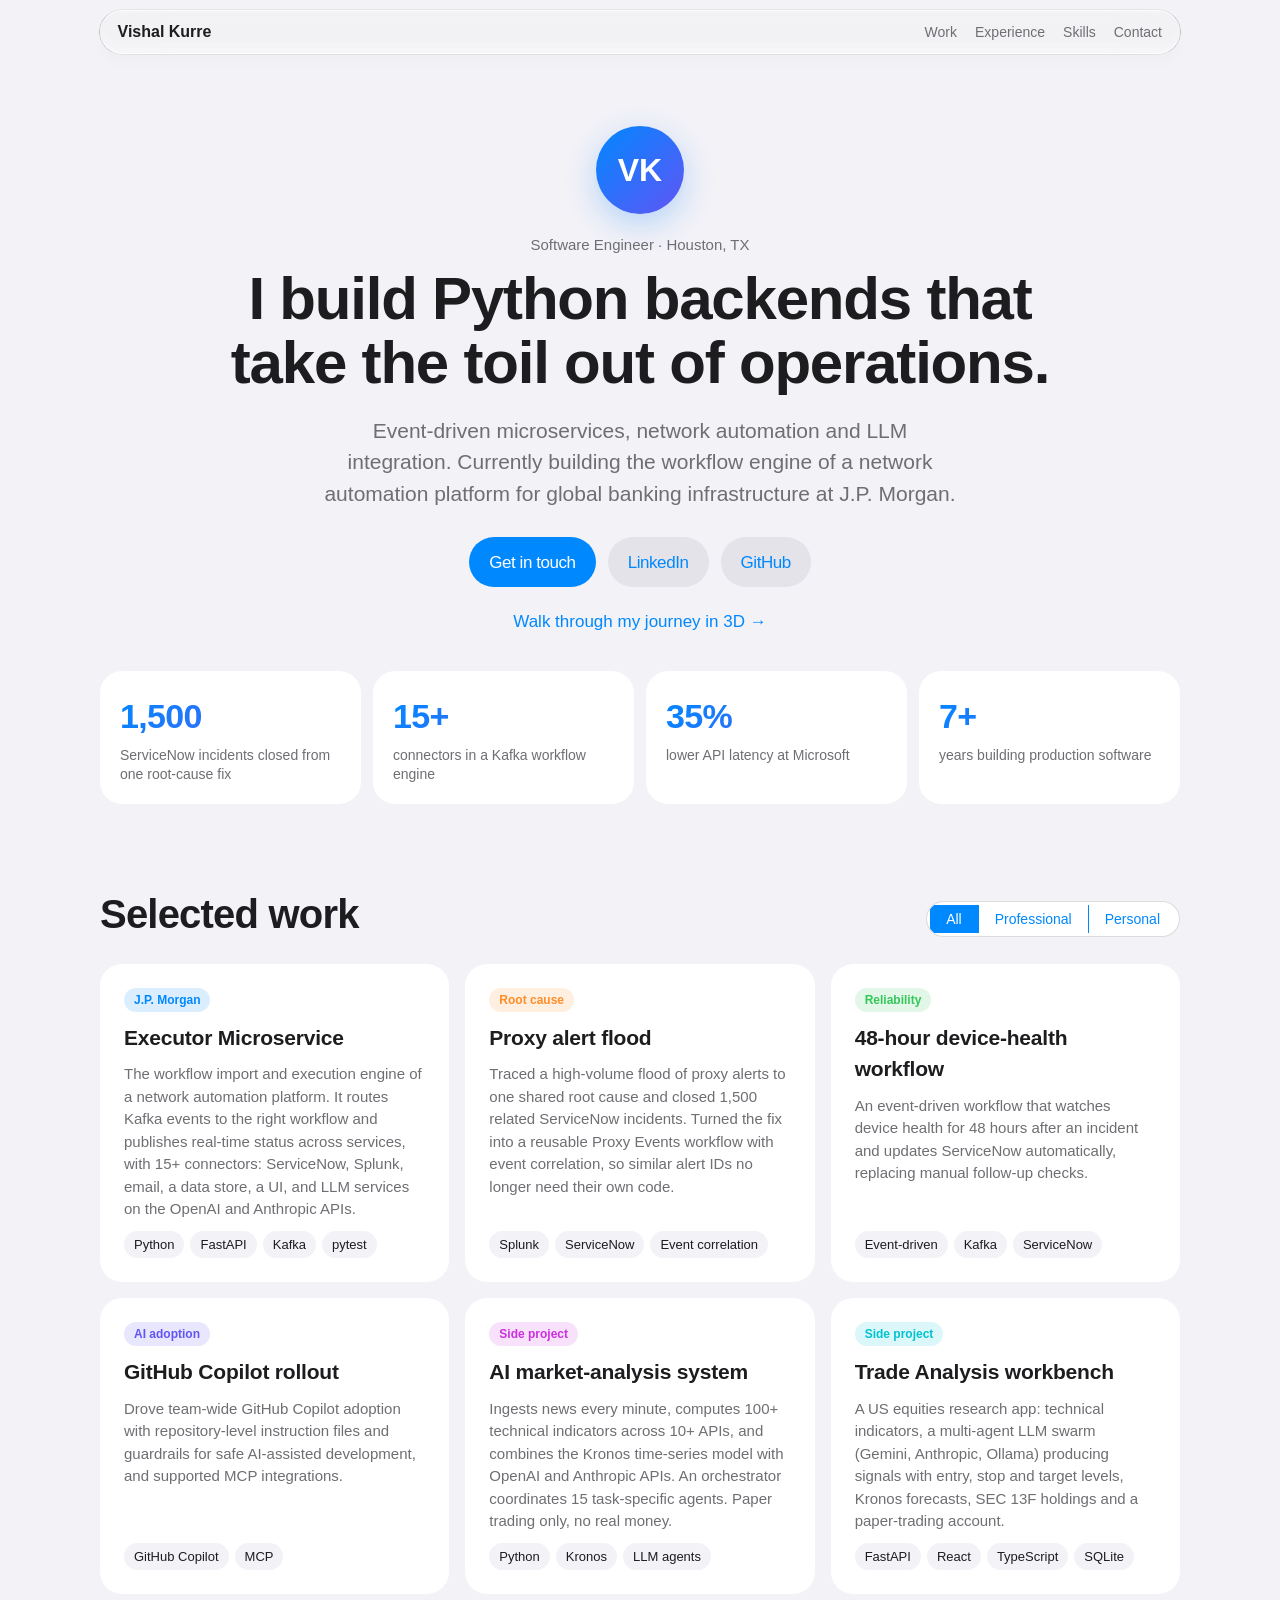
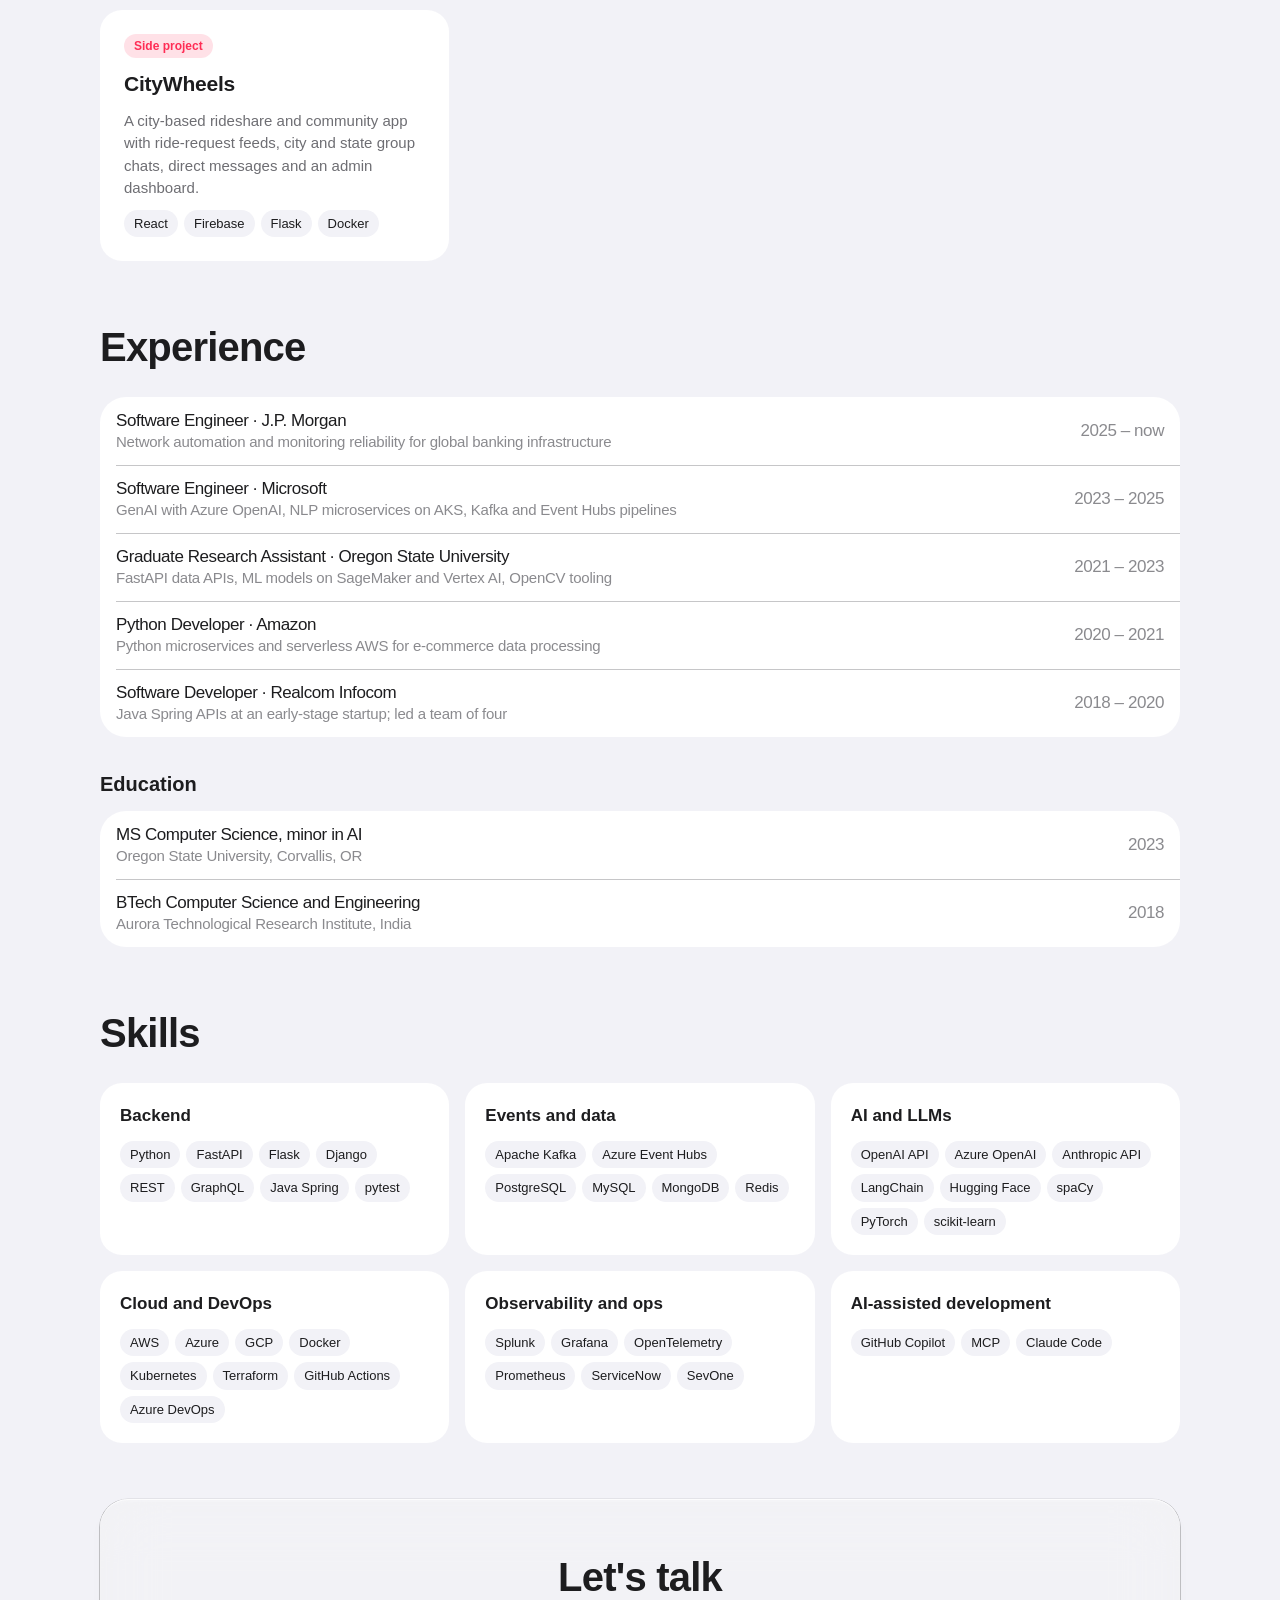
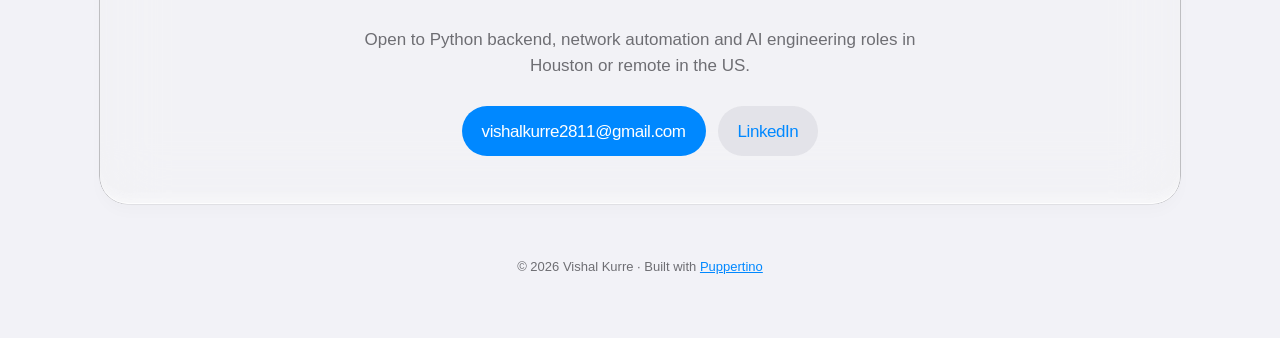
<file: index.html>
<!doctype html>
<html lang="en">
<head>
  <meta charset="utf-8">
  <meta name="viewport" content="width=device-width, initial-scale=1">
  <title>Vishal Kurre · Software Engineer</title>
  <meta name="description" content="Vishal Kurre, Software Engineer in Houston, TX. Python backends, event-driven microservices, network automation and LLM integration.">
  <meta property="og:title" content="Vishal Kurre · Software Engineer">
  <meta property="og:description" content="Python backends, event-driven microservices, network automation and LLM integration.">
  <meta property="og:type" content="website">
  <meta name="theme-color" content="#f2f2f7" media="(prefers-color-scheme: light)">
  <meta name="theme-color" content="#000000" media="(prefers-color-scheme: dark)">
  <link rel="icon" href="data:image/svg+xml,<svg xmlns='http://www.w3.org/2000/svg' viewBox='0 0 64 64'><rect width='64' height='64' rx='14' fill='%23007AFF'/><text x='32' y='42' font-family='-apple-system,Helvetica,Arial' font-size='28' font-weight='700' fill='white' text-anchor='middle'>VK</text></svg>">
  <link rel="stylesheet" href="assets/puppertino.css">
  <link rel="stylesheet" href="assets/styles.css">
</head>
<body class="p-auto-dark-mode">

  <header class="nav p-glass-sm">
    <div class="nav-inner">
      <a class="nav-brand" href="#top">Vishal Kurre</a>
      <nav class="nav-links" aria-label="Sections">
        <a href="#work">Work</a>
        <a href="#experience">Experience</a>
        <a href="#skills">Skills</a>
        <a href="#contact">Contact</a>
      </nav>
    </div>
  </header>

  <main id="top">

    <!-- Hero -->
    <section class="hero p-container">
      <div class="avatar" aria-hidden="true">VK</div>
      <p class="eyebrow">Software Engineer · Houston, TX</p>
      <h1 class="hero-title">I build Python backends that take the toil out of operations.</h1>
      <p class="hero-sub">
        Event-driven microservices, network automation and LLM integration.
        Currently building the workflow engine of a network automation platform
        for global banking infrastructure at J.P. Morgan.
      </p>
      <div class="hero-actions">
        <a class="p-button p-button-primary p-button-touch-large" href="mailto:vishalkurre2811@gmail.com">Get in touch</a>
        <a class="p-button p-button-secondary p-button-touch-large" href="https://www.linkedin.com/in/vishal-pradh/" target="_blank" rel="noopener">LinkedIn</a>
        <a class="p-button p-button-tinted p-button-touch-large" href="https://github.com/VishalKurre2811" target="_blank" rel="noopener">GitHub</a>
      </div>
      <a class="journey-link" href="journey/">Walk through my journey in 3D →</a>
    </section>

    <!-- Impact numbers -->
    <section class="stats p-container" aria-label="Highlights">
      <div class="stat"><span class="stat-num">1,500</span><span class="stat-label">ServiceNow incidents closed from one root-cause fix</span></div>
      <div class="stat"><span class="stat-num">15+</span><span class="stat-label">connectors in a Kafka workflow engine</span></div>
      <div class="stat"><span class="stat-num">35%</span><span class="stat-label">lower API latency at Microsoft</span></div>
      <div class="stat"><span class="stat-num">7+</span><span class="stat-label">years building production software</span></div>
    </section>

    <!-- Selected work -->
    <section id="work" class="section p-container">
      <div class="section-head">
        <h2 class="section-title">Selected work</h2>
        <div class="p-segmented-controls p-segmented-radius p-segmented-internal-radius filter" role="tablist" aria-label="Filter projects">
          <button class="active" role="tab" aria-selected="true" data-filter="all">All</button>
          <button role="tab" aria-selected="false" data-filter="work">Professional</button>
          <button role="tab" aria-selected="false" data-filter="personal">Personal</button>
        </div>
      </div>

      <div class="grid">
        <article class="card" data-kind="work">
          <span class="tag tag-blue">J.P. Morgan</span>
          <h3>Executor Microservice</h3>
          <p>The workflow import and execution engine of a network automation platform. It routes Kafka events to the right workflow and publishes real-time status across services, with 15+ connectors: ServiceNow, Splunk, email, a data store, a UI, and LLM services on the OpenAI and Anthropic APIs.</p>
          <ul class="chips"><li>Python</li><li>FastAPI</li><li>Kafka</li><li>pytest</li></ul>
        </article>

        <article class="card" data-kind="work">
          <span class="tag tag-orange">Root cause</span>
          <h3>Proxy alert flood</h3>
          <p>Traced a high-volume flood of proxy alerts to one shared root cause and closed 1,500 related ServiceNow incidents. Turned the fix into a reusable Proxy Events workflow with event correlation, so similar alert IDs no longer need their own code.</p>
          <ul class="chips"><li>Splunk</li><li>ServiceNow</li><li>Event correlation</li></ul>
        </article>

        <article class="card" data-kind="work">
          <span class="tag tag-green">Reliability</span>
          <h3>48-hour device-health workflow</h3>
          <p>An event-driven workflow that watches device health for 48 hours after an incident and updates ServiceNow automatically, replacing manual follow-up checks.</p>
          <ul class="chips"><li>Event-driven</li><li>Kafka</li><li>ServiceNow</li></ul>
        </article>

        <article class="card" data-kind="work">
          <span class="tag tag-indigo">AI adoption</span>
          <h3>GitHub Copilot rollout</h3>
          <p>Drove team-wide GitHub Copilot adoption with repository-level instruction files and guardrails for safe AI-assisted development, and supported MCP integrations.</p>
          <ul class="chips"><li>GitHub Copilot</li><li>MCP</li></ul>
        </article>

        <article class="card" data-kind="personal">
          <span class="tag tag-purple">Side project</span>
          <h3>AI market-analysis system</h3>
          <p>Ingests news every minute, computes 100+ technical indicators across 10+ APIs, and combines the Kronos time-series model with OpenAI and Anthropic APIs. An orchestrator coordinates 15 task-specific agents. Paper trading only, no real money.</p>
          <ul class="chips"><li>Python</li><li>Kronos</li><li>LLM agents</li></ul>
        </article>

        <article class="card" data-kind="personal">
          <span class="tag tag-teal">Side project</span>
          <h3>Trade Analysis workbench</h3>
          <p>A US equities research app: technical indicators, a multi-agent LLM swarm (Gemini, Anthropic, Ollama) producing signals with entry, stop and target levels, Kronos forecasts, SEC 13F holdings and a paper-trading account.</p>
          <ul class="chips"><li>FastAPI</li><li>React</li><li>TypeScript</li><li>SQLite</li></ul>
        </article>

        <article class="card" data-kind="personal">
          <span class="tag tag-pink">Side project</span>
          <h3>CityWheels</h3>
          <p>A city-based rideshare and community app with ride-request feeds, city and state group chats, direct messages and an admin dashboard.</p>
          <ul class="chips"><li>React</li><li>Firebase</li><li>Flask</li><li>Docker</li></ul>
        </article>
      </div>
    </section>

    <!-- Experience -->
    <section id="experience" class="section p-container">
      <h2 class="section-title">Experience</h2>
      <ul class="p-list p-list-touch p-list-inset exp">
        <li class="p-list-row">
          <div class="p-list-label">
            <span class="p-list-title">Software Engineer · J.P. Morgan</span>
            <span class="p-list-subtitle">Network automation and monitoring reliability for global banking infrastructure</span>
          </div>
          <span class="p-list-detail">2025 – now</span>
        </li>
        <li class="p-list-row">
          <div class="p-list-label">
            <span class="p-list-title">Software Engineer · Microsoft</span>
            <span class="p-list-subtitle">GenAI with Azure OpenAI, NLP microservices on AKS, Kafka and Event Hubs pipelines</span>
          </div>
          <span class="p-list-detail">2023 – 2025</span>
        </li>
        <li class="p-list-row">
          <div class="p-list-label">
            <span class="p-list-title">Graduate Research Assistant · Oregon State University</span>
            <span class="p-list-subtitle">FastAPI data APIs, ML models on SageMaker and Vertex AI, OpenCV tooling</span>
          </div>
          <span class="p-list-detail">2021 – 2023</span>
        </li>
        <li class="p-list-row">
          <div class="p-list-label">
            <span class="p-list-title">Python Developer · Amazon</span>
            <span class="p-list-subtitle">Python microservices and serverless AWS for e-commerce data processing</span>
          </div>
          <span class="p-list-detail">2020 – 2021</span>
        </li>
        <li class="p-list-row">
          <div class="p-list-label">
            <span class="p-list-title">Software Developer · Realcom Infocom</span>
            <span class="p-list-subtitle">Java Spring APIs at an early-stage startup; led a team of four</span>
          </div>
          <span class="p-list-detail">2018 – 2020</span>
        </li>
      </ul>

      <h3 class="sub-title">Education</h3>
      <ul class="p-list p-list-touch p-list-inset exp">
        <li class="p-list-row">
          <div class="p-list-label">
            <span class="p-list-title">MS Computer Science, minor in AI</span>
            <span class="p-list-subtitle">Oregon State University, Corvallis, OR</span>
          </div>
          <span class="p-list-detail">2023</span>
        </li>
        <li class="p-list-row">
          <div class="p-list-label">
            <span class="p-list-title">BTech Computer Science and Engineering</span>
            <span class="p-list-subtitle">Aurora Technological Research Institute, India</span>
          </div>
          <span class="p-list-detail">2018</span>
        </li>
      </ul>
    </section>

    <!-- Skills -->
    <section id="skills" class="section p-container">
      <h2 class="section-title">Skills</h2>
      <div class="skills">
        <div class="skill-group">
          <h3>Backend</h3>
          <ul class="chips"><li>Python</li><li>FastAPI</li><li>Flask</li><li>Django</li><li>REST</li><li>GraphQL</li><li>Java Spring</li><li>pytest</li></ul>
        </div>
        <div class="skill-group">
          <h3>Events and data</h3>
          <ul class="chips"><li>Apache Kafka</li><li>Azure Event Hubs</li><li>PostgreSQL</li><li>MySQL</li><li>MongoDB</li><li>Redis</li></ul>
        </div>
        <div class="skill-group">
          <h3>AI and LLMs</h3>
          <ul class="chips"><li>OpenAI API</li><li>Azure OpenAI</li><li>Anthropic API</li><li>LangChain</li><li>Hugging Face</li><li>spaCy</li><li>PyTorch</li><li>scikit-learn</li></ul>
        </div>
        <div class="skill-group">
          <h3>Cloud and DevOps</h3>
          <ul class="chips"><li>AWS</li><li>Azure</li><li>GCP</li><li>Docker</li><li>Kubernetes</li><li>Terraform</li><li>GitHub Actions</li><li>Azure DevOps</li></ul>
        </div>
        <div class="skill-group">
          <h3>Observability and ops</h3>
          <ul class="chips"><li>Splunk</li><li>Grafana</li><li>OpenTelemetry</li><li>Prometheus</li><li>ServiceNow</li><li>SevOne</li></ul>
        </div>
        <div class="skill-group">
          <h3>AI-assisted development</h3>
          <ul class="chips"><li>GitHub Copilot</li><li>MCP</li><li>Claude Code</li></ul>
        </div>
      </div>
    </section>

    <!-- Contact -->
    <section id="contact" class="section p-container">
      <div class="contact p-glass-sm">
        <h2 class="section-title">Let's talk</h2>
        <p>Open to Python backend, network automation and AI engineering roles in Houston or remote in the US.</p>
        <div class="hero-actions">
          <a class="p-button p-button-primary p-button-touch-large" href="mailto:vishalkurre2811@gmail.com">vishalkurre2811@gmail.com</a>
          <a class="p-button p-button-secondary p-button-touch-large" href="https://www.linkedin.com/in/vishal-pradh/" target="_blank" rel="noopener">LinkedIn</a>
        </div>
      </div>
    </section>
  </main>

  <footer class="footer p-container">
    <p>© 2026 Vishal Kurre · Built with <a href="https://github.com/codedgar/Puppertino" target="_blank" rel="noopener">Puppertino</a></p>
  </footer>

  <script>
    // Project filter for the segmented control
    document.querySelectorAll('.filter button').forEach(function (btn) {
      btn.addEventListener('click', function () {
        document.querySelectorAll('.filter button').forEach(function (b) {
          b.classList.toggle('active', b === btn);
          b.setAttribute('aria-selected', b === btn);
        });
        var f = btn.dataset.filter;
        document.querySelectorAll('.grid .card').forEach(function (c) {
          c.hidden = f !== 'all' && c.dataset.kind !== f;
        });
      });
    });
  </script>
</body>
</html>
</file>
<file: assets/puppertino.css>
/* Puppertino v2.0.0 by codedgar (MIT License, see LICENSE). Subset bundled for this site. */
:root{
--p-strawberry: #c6262e;
--p-strawberry-100: #ff8c82;
--p-strawberry-300: #ed5353;
--p-strawberry-500: #c6262e;
--p-strawberry-700: #a10705;
--p-strawberry-900: #7a0000;

--p-orange: #f37329;
--p-orange-100: #ffc27d;
--p-orange-300: #ffa154;
--p-orange-500: #f37329;
--p-orange-700: #cc3b02;
--p-orange-900: #a62100;


--p-banana: #f9c440;
--p-banana-100: #fff394;
--p-banana-300: #ffe16b;
--p-banana-500: #f9c440;
--p-banana-700: #d48e15;
--p-banana-900: #ad5f00;

--p-lime: #68b723;
--p-lime-100: #d1ff82;
--p-lime-300: #9bdb4d;
--p-lime-500: #68b723;
--p-lime-700: #3a9104;
--p-lime-900: #206b00;

--p-mint: #28bca3;
--p-mint-100: #89ffdd;
--p-mint-300: #43d6b5;
--p-mint-500: #28bca3;
--p-mint-700: #0e9a83;
--p-mint-900: #007367;


--p-blueberry: #3689e6;
--p-blueberry-100: #8cd5ff;
--p-blueberry-300: #64baff;
--p-blueberry-500: #3689e6;
--p-blueberry-700: #0d52bf;
--p-blueberry-900: #002e99;

--p-grape: #a56de2;
--p-grape-100: #e4c6fa;
--p-grape-300: #cd9ef7;
--p-grape-500: #a56de2;
--p-grape-700: #7239b3;
--p-grape-900: #452981;

--p-bubblegum: #de3e80;
--p-bubblegum-100: #fe9ab8;
--p-bubblegum-300: #f4679d;
--p-bubblegum-500: #de3e80;
--p-bubblegum-700: #bc245d;
--p-bubblegum-900: #910e38;


--p-cocoa: #715344;
--p-cocoa-100: #a3907c;
--p-cocoa-300: #8a715e;
--p-cocoa-500: #715344;
--p-cocoa-700: #57392d;
--p-cocoa-900: #3d211b;

--p-silver: #abacae;
--p-silver-100: #fafafa;
--p-silver-300: #d4d4d4;
--p-silver-500: #abacae;
--p-silver-700: #7e8087;
--p-silver-900: #555761;

--p-slate: #485a6c;
--p-slate-100: #95a3ab;
--p-slate-300: #667885;
--p-slate-500: #485a6c;
--p-slate-700: #273445;
--p-slate-900: #0e141f;


--p-dark: #333;
--p-dark-100: #666;
--p-dark-300: #4d4d4d;
--p-dark-500: #333;
--p-dark-700: #1a1a1a;
--p-dark-900: #000;


--p-apple-red: rgb(255, 59 , 48);
--p-apple-red-dark: rgb(255, 69 , 58);
--p-apple-orange: rgb(255,149,0);
--p-apple-orange-dark: rgb(255,159,10);
--p-apple-yellow: rgb(255,204,0);
--p-apple-yellow-dark: rgb(255,214,10);
--p-apple-green: rgb(40,205,65);
--p-apple-green-dark: rgb(40,215,75);
--p-apple-mint: rgb(0,199,190);
--p-apple-mint-dark: rgb(102,212,207);
--p-apple-teal: rgb(89, 173, 196);
--p-apple-teal-dark: rgb(106, 196, 220);
--p-apple-cyan: rgb(85,190,240);
--p-apple-cyan-dark: rgb(90,200,245);
--p-apple-blue: rgb(0, 122, 255);
--p-apple-blue-dark: rgb(10, 132, 255);
--p-apple-indigo: rgb(88, 86, 214);
--p-apple-indigo-dark: rgb(94, 92, 230);
--p-apple-purple: rgb(175, 82, 222);
--p-apple-purple-dark: rgb(191, 90, 242);
--p-apple-pink: rgb(255, 45, 85);
--p-apple-pink-dark: rgb(255, 55, 95);
--p-apple-brown: rgb(162, 132, 94);
--p-apple-brown-dark: rgb(172, 142, 104);
--p-apple-gray: rgb(142, 142, 147);
--p-apple-gray-dark: rgb(152, 152, 157);

}


/*
APPLE OFFICIAL COLORS
*/

.p-apple-red{
  background: rgb(255, 59 , 48);
}

.p-apple-red-dark{
  background: rgb(255, 69 , 58);
}

.p-apple-orange{
  background: rgb(255,149,0);
}

.p-apple-orange-dark{
  background: rgb(255,159,10);
}

.p-apple-yellow{
  background: rgb(255,204,0);
}

.p-apple-yellow-dark{
  background: rgb(255,214,10);
}

.p-apple-green{
  background: rgb(40,205,65);
}

.p-apple-green-dark{
  background: rgb(40,215,75);
}

.p-apple-mint{
  background: rgb(0,199,190);
}

.p-apple-mint-dark{
  background: rgb(102,212,207);
}

.p-apple-teal{
  background: rgb(89, 173, 196);
}

.p-apple-teal-dark{
  background: rgb(106, 196, 220);
}

.p-apple-cyan{
  background: rgb(85,190,240);
}

.p-apple-cyan-dark{
  background: rgb(90,200,245);
}

.p-apple-blue{
  background: rgb(0, 122, 255);
}

.p-apple-blue-dark{
  background: rgb(10, 132, 255);
}

.p-apple-indigo{
  background: rgb(88, 86, 214);
}

.p-apple-indigo-dark{
  background: rgb(94, 92, 230);
}

.p-apple-purple{
  background: rgb(175, 82, 222);
}

.p-apple-purple-dark{
  background: rgb(191, 90, 242);
}

.p-apple-pink{
  background: rgb(255, 45, 85);
}

.p-apple-pink-dark{
  background: rgb(255, 55, 95);
}

.p-apple-brown{
  background: rgb(162, 132, 94);
}

.p-apple-brown-dark{
  background: rgb(172, 142, 104);
}

.p-apple-gray{
  background: rgb(142, 142, 147);
}

.p-apple-gray-dark{
  background: rgb(152, 152, 157);
}

.p-apple-red-color{
  color: rgb(255, 59 , 48);
}

.p-apple-red-dark-color{
  color: rgb(255, 69 , 58);
}

.p-apple-orange-color{
  color: rgb(255,149,0);
}

.p-apple-orange-dark-color{
  color: rgb(255,159,10);
}

.p-apple-yellow-color{
  color: rgb(255,204,0);
}

.p-apple-yellow-dark-color{
  color: rgb(255,214,10);
}

.p-apple-green-color{
  color: rgb(40,205,65);
}

.p-apple-green-dark-color{
  color: rgb(40,215,75);
}

.p-apple-mint-color{
  color: rgb(0,199,190);
}

.p-apple-mint-dark-color{
  color: rgb(102,212,207);
}

.p-apple-teal-color{
  color: rgb(89, 173, 196);
}

.p-apple-teal-dark-color{
  color: rgb(106, 196, 220);
}

.p-apple-cyan-color{
  color: rgb(85,190,240);
}

.p-apple-cyan-dark-color{
  color: rgb(90,200,245);
}

.p-apple-blue-color{
  color: rgb(0, 122, 255);
}

.p-apple-blue-dark-color{
  color: rgb(10, 132, 255);
}

.p-apple-indigo-color{
  color: rgb(88, 86, 214);
}

.p-apple-indigo-dark-color{
  color: rgb(94, 92, 230);
}

.p-apple-purple-color{
  color: rgb(175, 82, 222);
}

.p-apple-purple-dark-color{
  color: rgb(191, 90, 242);
}

.p-apple-pink-color{
  color: rgb(255, 45, 85);
}

.p-apple-pink-dark-color{
  color: rgb(255, 55, 95);
}

.p-apple-brown-color{
  color: rgb(162, 132, 94);
}

.p-apple-brown-dark-color{
  color: rgb(172, 142, 104);
}

.p-apple-gray-color{
  color: rgb(142, 142, 147);
}

.p-apple-gray-dark-color{
  color: rgb(152, 152, 157);
}

.p-strawberry {
  background: #c6262e;
}

.p-strawberry-100 {
  background: #ff8c82;
}

.p-strawberry-300 {
  background: #ed5353;
}

.p-strawberry-500 {
  background: #c6262e;
}

.p-strawberry-700 {
  background: #a10705;
}

.p-strawberry-900 {
  background: #7a0000;
}

.p-orange {
  background: #f37329;
}

.p-orange-100 {
  background: #ffc27d;
}

.p-orange-300 {
  background: #ffa154;
}

.p-orange-500 {
  background: #f37329;
}

.p-orange-700 {
  background: #cc3b02;
}

.p-orange-900 {
  background: #a62100;
}

.p-banana {
  background: #f9c440;
}

.p-banana-100 {
  background: #fff394;
}

.p-banana-300 {
  background: #ffe16b;
}

.p-banana-500 {
  background: #f9c440;
}

.p-banana-700 {
  background: #d48e15;
}

.p-banana-900 {
  background: #ad5f00;
}

.p-lime {
  background: #68b723;
}

.p-lime-100 {
  background: #d1ff82;
}

.p-lime-300 {
  background: #9bdb4d;
}

.p-lime-500 {
  background: #68b723;
}

.p-lime-700 {
  background: #3a9104;
}

.p-lime-900 {
  background: #206b00;
}

.p-mint {
  background: #28bca3;
}

.p-mint-100 {
  background: #89ffdd;
}

.p-mint-300 {
  background: #43d6b5;
}

.p-mint-500 {
  background: #28bca3;
}

.p-mint-700 {
  background: #0e9a83;
}

.p-mint-900 {
  background: #007367;
}

.p-blueberry {
  background: #3689e6;
}

.p-blueberry-100 {
  background: #8cd5ff;
}

.p-blueberry-300 {
  background: #64baff;
}

.p-blueberry-500 {
  background: #3689e6;
}

.p-blueberry-700 {
  background: #0d52bf;
}

.p-blueberry-900 {
  background: #002e99;
}

.p-grape {
  background: #a56de2;
}

.p-grape-100 {
  background: #e4c6fa;
}

.p-grape-300 {
  background: #cd9ef7;
}

.p-grape-500 {
  background: #a56de2;
}

.p-grape-700 {
  background: #7239b3;
}

.p-grape-900 {
  background: #452981;
}

.p-bubblegum {
  background: #de3e80;
}

.p-bubblegum-100 {
  background: #fe9ab8;
}

.p-bubblegum-300 {
  background: #f4679d;
}

.p-bubblegum-500 {
  background: #de3e80;
}

.p-bubblegum-700 {
  background: #bc245d;
}

.p-bubblegum-900 {
  background: #910e38;
}

.p-cocoa {
  background: #715344;
}

.p-cocoa-100 {
  background: #a3907c;
}

.p-cocoa-300 {
  background: #8a715e;
}

.p-cocoa-500 {
  background: #715344;
}

.p-cocoa-700 {
  background: #57392d;
}

.p-cocoa-900 {
  background: #3d211b;
}

.p-silver {
  background: #abacae;
}

.p-silver-100 {
  background: #fafafa;
}

.p-silver-300 {
  background: #d4d4d4;
}

.p-silver-500 {
  background: #abacae;
}

.p-silver-700 {
  background: #7e8087;
}

.p-silver-900 {
  background: #555761;
}

.p-slate {
  background: #485a6c;
}

.p-slate-100 {
  background: #95a3ab;
}

.p-slate-300 {
  background: #667885;
}

.p-slate-500 {
  background: #485a6c;
}

.p-slate-700 {
  background: #273445;
}

.p-slate-900 {
  background: #0e141f;
}

.p-dark {
  background: #333;
}

.p-dark-100 {
  background: #666;
  /* hehe */
}

.p-dark-300 {
  background: #4d4d4d;
}

.p-dark-500 {
  background: #333;
}

.p-dark-700 {
  background: #1a1a1a;
}

.p-dark-900 {
  background: #000;
}

.p-white{
  background: #fff;
}

.p-strawberry-color {
  color: #c6262e;
}

.p-strawberry-100-color {
  color: #ff8c82;
}

.p-strawberry-300-color {
  color: #ed5353;
}

.p-strawberry-500-color {
  color: #c6262e;
}

.p-strawberry-700-color {
  color: #a10705;
}

.p-strawberry-900-color {
  color: #7a0000;
}

.p-orange-color {
  color: #f37329;
}

.p-orange-100-color {
  color: #ffc27d;
}

.p-orange-300-color {
  color: #ffa154;
}

.p-orange-500-color {
  color: #f37329;
}

.p-orange-700-color {
  color: #cc3b02;
}

.p-orange-900-color {
  color: #a62100;
}

.p-banana-color {
  color: #f9c440;
}

.p-banana-100-color {
  color: #fff394;
}

.p-banana-300-color {
  color: #ffe16b;
}

.p-banana-500-color {
  color: #f9c440;
}

.p-banana-700-color {
  color: #d48e15;
}

.p-banana-900-color {
  color: #ad5f00;
}

.p-lime-color {
  color: #68b723;
}

.p-lime-100-color {
  color: #d1ff82;
}

.p-lime-300-color {
  color: #9bdb4d;
}

.p-lime-500-color {
  color: #68b723;
}

.p-lime-700-color {
  color: #3a9104;
}

.p-lime-900-color {
  color: #206b00;
}

.p-mint-color {
  color: #28bca3;
}

.p-mint-100-color {
  color: #89ffdd;
}

.p-mint-300-color {
  color: #43d6b5;
}

.p-mint-500-color {
  color: #28bca3;
}

.p-mint-700-color {
  color: #0e9a83;
}

.p-mint-900-color {
  color: #007367;
}

.p-blueberry-color {
  color: #3689e6;
}

.p-blueberry-100-color {
  color: #8cd5ff;
}

.p-blueberry-300-color {
  color: #64baff;
}

.p-blueberry-500-color {
  color: #3689e6;
}

.p-blueberry-700-color {
  color: #0d52bf;
}

.p-blueberry-900-color {
  color: #002e99;
}

.p-grape-color {
  color: #a56de2;
}

.p-grape-100-color {
  color: #e4c6fa;
}

.p-grape-300-color {
  color: #cd9ef7;
}

.p-grape-500-color {
  color: #a56de2;
}

.p-grape-700-color {
  color: #7239b3;
}

.p-grape-900-color {
  color: #452981;
}

.p-bubblegum-color {
  color: #de3e80;
}

.p-bubblegum-100-color {
  color: #fe9ab8;
}

.p-bubblegum-300-color {
  color: #f4679d;
}

.p-bubblegum-500-color {
  color: #de3e80;
}

.p-bubblegum-700-color {
  color: #bc245d;
}

.p-bubblegum-900-color {
  color: #910e38;
}

.p-cocoa-color {
  color: #715344;
}

.p-cocoa-100-color {
  color: #a3907c;
}

.p-cocoa-300-color {
  color: #8a715e;
}

.p-cocoa-500-color {
  color: #715344;
}

.p-cocoa-700-color {
  color: #57392d;
}

.p-cocoa-900-color {
  color: #3d211b;
}

.p-silver-color {
  color: #abacae;
}

.p-silver-100-color {
  color: #fafafa;
}

.p-silver-300-color {
  color: #d4d4d4;
}

.p-silver-500-color {
  color: #abacae;
}

.p-silver-700-color {
  color: #7e8087;
}

.p-silver-900-color {
  color: #555761;
}

.p-slate-color {
  color: #485a6c;
}

.p-slate-100-color {
  color: #95a3ab;
}

.p-slate-300-color {
  color: #667885;
}

.p-slate-500-color {
  color: #485a6c;
}

.p-slate-700-color {
  color: #273445;
}

.p-slate-900-color {
  color: #0e141f;
}

.p-dark-color {
  color: #333;
}

.p-dark-100-color {
  color: #666;
  /* hehe */
}

.p-dark-300-color {
  color: #4d4d4d;
}

.p-dark-500-color {
  color: #333;
}

.p-dark-700-color {
  color: #1a1a1a;
}

.p-dark-900-color {
  color: #000;
}

.p-white-color{
  color: #fff;
}
/* ─────────────────────────────────────────────────────────────────────
   --p-color-current
   The shared tint signal every Puppertino color utility publishes.
   Components like .p-button-colored read this to retint when a color
   class is dropped on the element.

   inherits: false is intentional — without it, putting .p-strawberry
   on a card would silently retint every nested button. Locking the
   property to the element it's set on preserves the v1 cascade
   ergonomic: drop a color class directly on the target, nothing else
   inherits it.
   ───────────────────────────────────────────────────────────────────── */
@property --p-color-current {
  syntax: "<color>";
  inherits: false;
  /* The control tint blue. Registered properties always resolve, so the
     var() fallbacks downstream never fire. macOS 27 uses one blue for
     text, links, selection and control fills: #0088FF light, #0091FF
     dark (macOS 26 filled controls with #0D6FFF; that value is retired).
     The initial value only shows where the rule below cannot reach. */
  initial-value: #0088FF;
}

/* Appearance-aware default for --p-color-current.
   A non-inheriting registered property can't be flipped by setting it
   on .p-dark-mode, so every element sets its own default from
   --p-sys-blue, which does inherit and is redefined in each appearance
   scope below. :where() keeps this at zero specificity: any color class,
   component rule or inline style still wins, and a color class on a
   wrapper still doesn't leak into its children.
   It reads --p-sys-blue rather than --p-control-accent on purpose:
   components set --p-control-accent from --p-color-current, and reading
   it back here would be a cycle. */
:where(*, *::before, *::after) {
  --p-color-current: var(--p-sys-blue, #0088FF);
}

:root{
--p-white: #fff;
--p-strawberry: #c6262e;
--p-strawberry-100: #ff8c82;
--p-strawberry-300: #ed5353;
--p-strawberry-500: #c6262e;
--p-strawberry-700: #a10705;
--p-strawberry-900: #7a0000;

--p-orange: #f37329;
--p-orange-100: #ffc27d;
--p-orange-300: #ffa154;
--p-orange-500: #f37329;
--p-orange-700: #cc3b02;
--p-orange-900: #a62100;


--p-banana: #f9c440;
--p-banana-100: #fff394;
--p-banana-300: #ffe16b;
--p-banana-500: #f9c440;
--p-banana-700: #d48e15;
--p-banana-900: #ad5f00;

--p-lime: #68b723;
--p-lime-100: #d1ff82;
--p-lime-300: #9bdb4d;
--p-lime-500: #68b723;
--p-lime-700: #3a9104;
--p-lime-900: #206b00;

--p-mint: #28bca3;
--p-mint-100: #89ffdd;
--p-mint-300: #43d6b5;
--p-mint-500: #28bca3;
--p-mint-700: #0e9a83;
--p-mint-900: #007367;


--p-blueberry: #3689e6;
--p-blueberry-100: #8cd5ff;
--p-blueberry-300: #64baff;
--p-blueberry-500: #3689e6;
--p-blueberry-700: #0d52bf;
--p-blueberry-900: #002e99;

--p-grape: #a56de2;
--p-grape-100: #e4c6fa;
--p-grape-300: #cd9ef7;
--p-grape-500: #a56de2;
--p-grape-700: #7239b3;
--p-grape-900: #452981;

--p-bubblegum: #de3e80;
--p-bubblegum-100: #fe9ab8;
--p-bubblegum-300: #f4679d;
--p-bubblegum-500: #de3e80;
--p-bubblegum-700: #bc245d;
--p-bubblegum-900: #910e38;


--p-cocoa: #715344;
--p-cocoa-100: #a3907c;
--p-cocoa-300: #8a715e;
--p-cocoa-500: #715344;
--p-cocoa-700: #57392d;
--p-cocoa-900: #3d211b;

--p-silver: #abacae;
--p-silver-100: #fafafa;
--p-silver-300: #d4d4d4;
--p-silver-500: #abacae;
--p-silver-700: #7e8087;
--p-silver-900: #555761;

--p-slate: #485a6c;
--p-slate-100: #95a3ab;
--p-slate-300: #667885;
--p-slate-500: #485a6c;
--p-slate-700: #273445;
--p-slate-900: #0e141f;


--p-dark: #333;
--p-dark-100: #666;
--p-dark-300: #4d4d4d;
--p-dark-500: #333;
--p-dark-700: #1a1a1a;
--p-dark-900: #000;


--p-apple-red: rgb(255, 59 , 48);
--p-apple-red-dark: rgb(255, 69 , 58);
--p-apple-orange: rgb(255,149,0);
--p-apple-orange-dark: rgb(255,159,10);
--p-apple-yellow: rgb(255,204,0);
--p-apple-yellow-dark: rgb(255,214,10);
--p-apple-green: rgb(40,205,65);
--p-apple-green-dark: rgb(40,215,75);
--p-apple-mint: rgb(0,199,190);
--p-apple-mint-dark: rgb(102,212,207);
--p-apple-teal: rgb(89, 173, 196);
--p-apple-teal-dark: rgb(106, 196, 220);
--p-apple-cyan: rgb(85,190,240);
--p-apple-cyan-dark: rgb(90,200,245);
--p-apple-blue: rgb(0, 122, 255);
--p-apple-blue-dark: rgb(10, 132, 255);
--p-apple-indigo: rgb(88, 86, 214);
--p-apple-indigo-dark: rgb(94, 92, 230);
--p-apple-purple: rgb(175, 82, 222);
--p-apple-purple-dark: rgb(191, 90, 242);
--p-apple-pink: rgb(255, 45, 85);
--p-apple-pink-dark: rgb(255, 55, 95);
--p-apple-brown: rgb(162, 132, 94);
--p-apple-brown-dark: rgb(172, 142, 104);
--p-apple-gray: rgb(142, 142, 147);
--p-apple-gray-dark: rgb(152, 152, 157);

}


/*
APPLE OFFICIAL COLORS
Each class publishes --p-color-current so components like .p-button
can read it for tinting. Hex literals live exclusively in :root.
*/

.p-apple-red        { --p-color-current: var(--p-apple-red);        background: var(--p-color-current); }
.p-apple-red-dark   { --p-color-current: var(--p-apple-red-dark);   background: var(--p-color-current); }
.p-apple-orange     { --p-color-current: var(--p-apple-orange);     background: var(--p-color-current); }
.p-apple-orange-dark{ --p-color-current: var(--p-apple-orange-dark);background: var(--p-color-current); }
.p-apple-yellow     { --p-color-current: var(--p-apple-yellow);     background: var(--p-color-current); }
.p-apple-yellow-dark{ --p-color-current: var(--p-apple-yellow-dark);background: var(--p-color-current); }
.p-apple-green      { --p-color-current: var(--p-apple-green);      background: var(--p-color-current); }
.p-apple-green-dark { --p-color-current: var(--p-apple-green-dark); background: var(--p-color-current); }
.p-apple-mint       { --p-color-current: var(--p-apple-mint);       background: var(--p-color-current); }
.p-apple-mint-dark  { --p-color-current: var(--p-apple-mint-dark);  background: var(--p-color-current); }
.p-apple-teal       { --p-color-current: var(--p-apple-teal);       background: var(--p-color-current); }
.p-apple-teal-dark  { --p-color-current: var(--p-apple-teal-dark);  background: var(--p-color-current); }
.p-apple-cyan       { --p-color-current: var(--p-apple-cyan);       background: var(--p-color-current); }
.p-apple-cyan-dark  { --p-color-current: var(--p-apple-cyan-dark);  background: var(--p-color-current); }
.p-apple-blue       { --p-color-current: var(--p-apple-blue);       background: var(--p-color-current); }
.p-apple-blue-dark  { --p-color-current: var(--p-apple-blue-dark);  background: var(--p-color-current); }
.p-apple-indigo     { --p-color-current: var(--p-apple-indigo);     background: var(--p-color-current); }
.p-apple-indigo-dark{ --p-color-current: var(--p-apple-indigo-dark);background: var(--p-color-current); }
.p-apple-purple     { --p-color-current: var(--p-apple-purple);     background: var(--p-color-current); }
.p-apple-purple-dark{ --p-color-current: var(--p-apple-purple-dark);background: var(--p-color-current); }
.p-apple-pink       { --p-color-current: var(--p-apple-pink);       background: var(--p-color-current); }
.p-apple-pink-dark  { --p-color-current: var(--p-apple-pink-dark);  background: var(--p-color-current); }
.p-apple-brown      { --p-color-current: var(--p-apple-brown);      background: var(--p-color-current); }
.p-apple-brown-dark { --p-color-current: var(--p-apple-brown-dark); background: var(--p-color-current); }
.p-apple-gray       { --p-color-current: var(--p-apple-gray);       background: var(--p-color-current); }
.p-apple-gray-dark  { --p-color-current: var(--p-apple-gray-dark);  background: var(--p-color-current); }

.p-apple-red-color        { --p-color-current: var(--p-apple-red);        color: var(--p-color-current); }
.p-apple-red-dark-color   { --p-color-current: var(--p-apple-red-dark);   color: var(--p-color-current); }
.p-apple-orange-color     { --p-color-current: var(--p-apple-orange);     color: var(--p-color-current); }
.p-apple-orange-dark-color{ --p-color-current: var(--p-apple-orange-dark);color: var(--p-color-current); }
.p-apple-yellow-color     { --p-color-current: var(--p-apple-yellow);     color: var(--p-color-current); }
.p-apple-yellow-dark-color{ --p-color-current: var(--p-apple-yellow-dark);color: var(--p-color-current); }
.p-apple-green-color      { --p-color-current: var(--p-apple-green);      color: var(--p-color-current); }
.p-apple-green-dark-color { --p-color-current: var(--p-apple-green-dark); color: var(--p-color-current); }
.p-apple-mint-color       { --p-color-current: var(--p-apple-mint);       color: var(--p-color-current); }
.p-apple-mint-dark-color  { --p-color-current: var(--p-apple-mint-dark);  color: var(--p-color-current); }
.p-apple-teal-color       { --p-color-current: var(--p-apple-teal);       color: var(--p-color-current); }
.p-apple-teal-dark-color  { --p-color-current: var(--p-apple-teal-dark);  color: var(--p-color-current); }
.p-apple-cyan-color       { --p-color-current: var(--p-apple-cyan);       color: var(--p-color-current); }
.p-apple-cyan-dark-color  { --p-color-current: var(--p-apple-cyan-dark);  color: var(--p-color-current); }
.p-apple-blue-color       { --p-color-current: var(--p-apple-blue);       color: var(--p-color-current); }
.p-apple-blue-dark-color  { --p-color-current: var(--p-apple-blue-dark);  color: var(--p-color-current); }
.p-apple-indigo-color     { --p-color-current: var(--p-apple-indigo);     color: var(--p-color-current); }
.p-apple-indigo-dark-color{ --p-color-current: var(--p-apple-indigo-dark);color: var(--p-color-current); }
.p-apple-purple-color     { --p-color-current: var(--p-apple-purple);     color: var(--p-color-current); }
.p-apple-purple-dark-color{ --p-color-current: var(--p-apple-purple-dark);color: var(--p-color-current); }
.p-apple-pink-color       { --p-color-current: var(--p-apple-pink);       color: var(--p-color-current); }
.p-apple-pink-dark-color  { --p-color-current: var(--p-apple-pink-dark);  color: var(--p-color-current); }
.p-apple-brown-color      { --p-color-current: var(--p-apple-brown);      color: var(--p-color-current); }
.p-apple-brown-dark-color { --p-color-current: var(--p-apple-brown-dark); color: var(--p-color-current); }
.p-apple-gray-color       { --p-color-current: var(--p-apple-gray);       color: var(--p-color-current); }
.p-apple-gray-dark-color  { --p-color-current: var(--p-apple-gray-dark);  color: var(--p-color-current); }

/*
BRAND PALETTE — BACKGROUND UTILITIES
Each class publishes --p-color-current and reads from its :root token.
Hex literals live exclusively in :root. Drop one of these directly on
a component (button, badge, segmented control) to retint it.
*/

.p-strawberry     { --p-color-current: var(--p-strawberry);     background: var(--p-color-current); }
.p-strawberry-100 { --p-color-current: var(--p-strawberry-100); background: var(--p-color-current); }
.p-strawberry-300 { --p-color-current: var(--p-strawberry-300); background: var(--p-color-current); }
.p-strawberry-500 { --p-color-current: var(--p-strawberry-500); background: var(--p-color-current); }
.p-strawberry-700 { --p-color-current: var(--p-strawberry-700); background: var(--p-color-current); }
.p-strawberry-900 { --p-color-current: var(--p-strawberry-900); background: var(--p-color-current); }

.p-orange     { --p-color-current: var(--p-orange);     background: var(--p-color-current); }
.p-orange-100 { --p-color-current: var(--p-orange-100); background: var(--p-color-current); }
.p-orange-300 { --p-color-current: var(--p-orange-300); background: var(--p-color-current); }
.p-orange-500 { --p-color-current: var(--p-orange-500); background: var(--p-color-current); }
.p-orange-700 { --p-color-current: var(--p-orange-700); background: var(--p-color-current); }
.p-orange-900 { --p-color-current: var(--p-orange-900); background: var(--p-color-current); }

.p-banana     { --p-color-current: var(--p-banana);     background: var(--p-color-current); }
.p-banana-100 { --p-color-current: var(--p-banana-100); background: var(--p-color-current); }
.p-banana-300 { --p-color-current: var(--p-banana-300); background: var(--p-color-current); }
.p-banana-500 { --p-color-current: var(--p-banana-500); background: var(--p-color-current); }
.p-banana-700 { --p-color-current: var(--p-banana-700); background: var(--p-color-current); }
.p-banana-900 { --p-color-current: var(--p-banana-900); background: var(--p-color-current); }

.p-lime     { --p-color-current: var(--p-lime);     background: var(--p-color-current); }
.p-lime-100 { --p-color-current: var(--p-lime-100); background: var(--p-color-current); }
.p-lime-300 { --p-color-current: var(--p-lime-300); background: var(--p-color-current); }
.p-lime-500 { --p-color-current: var(--p-lime-500); background: var(--p-color-current); }
.p-lime-700 { --p-color-current: var(--p-lime-700); background: var(--p-color-current); }
.p-lime-900 { --p-color-current: var(--p-lime-900); background: var(--p-color-current); }

.p-mint     { --p-color-current: var(--p-mint);     background: var(--p-color-current); }
.p-mint-100 { --p-color-current: var(--p-mint-100); background: var(--p-color-current); }
.p-mint-300 { --p-color-current: var(--p-mint-300); background: var(--p-color-current); }
.p-mint-500 { --p-color-current: var(--p-mint-500); background: var(--p-color-current); }
.p-mint-700 { --p-color-current: var(--p-mint-700); background: var(--p-color-current); }
.p-mint-900 { --p-color-current: var(--p-mint-900); background: var(--p-color-current); }

.p-blueberry     { --p-color-current: var(--p-blueberry);     background: var(--p-color-current); }
.p-blueberry-100 { --p-color-current: var(--p-blueberry-100); background: var(--p-color-current); }
.p-blueberry-300 { --p-color-current: var(--p-blueberry-300); background: var(--p-color-current); }
.p-blueberry-500 { --p-color-current: var(--p-blueberry-500); background: var(--p-color-current); }
.p-blueberry-700 { --p-color-current: var(--p-blueberry-700); background: var(--p-color-current); }
.p-blueberry-900 { --p-color-current: var(--p-blueberry-900); background: var(--p-color-current); }

.p-grape     { --p-color-current: var(--p-grape);     background: var(--p-color-current); }
.p-grape-100 { --p-color-current: var(--p-grape-100); background: var(--p-color-current); }
.p-grape-300 { --p-color-current: var(--p-grape-300); background: var(--p-color-current); }
.p-grape-500 { --p-color-current: var(--p-grape-500); background: var(--p-color-current); }
.p-grape-700 { --p-color-current: var(--p-grape-700); background: var(--p-color-current); }
.p-grape-900 { --p-color-current: var(--p-grape-900); background: var(--p-color-current); }

.p-bubblegum     { --p-color-current: var(--p-bubblegum);     background: var(--p-color-current); }
.p-bubblegum-100 { --p-color-current: var(--p-bubblegum-100); background: var(--p-color-current); }
.p-bubblegum-300 { --p-color-current: var(--p-bubblegum-300); background: var(--p-color-current); }
.p-bubblegum-500 { --p-color-current: var(--p-bubblegum-500); background: var(--p-color-current); }
.p-bubblegum-700 { --p-color-current: var(--p-bubblegum-700); background: var(--p-color-current); }
.p-bubblegum-900 { --p-color-current: var(--p-bubblegum-900); background: var(--p-color-current); }

.p-cocoa     { --p-color-current: var(--p-cocoa);     background: var(--p-color-current); }
.p-cocoa-100 { --p-color-current: var(--p-cocoa-100); background: var(--p-color-current); }
.p-cocoa-300 { --p-color-current: var(--p-cocoa-300); background: var(--p-color-current); }
.p-cocoa-500 { --p-color-current: var(--p-cocoa-500); background: var(--p-color-current); }
.p-cocoa-700 { --p-color-current: var(--p-cocoa-700); background: var(--p-color-current); }
.p-cocoa-900 { --p-color-current: var(--p-cocoa-900); background: var(--p-color-current); }

.p-silver     { --p-color-current: var(--p-silver);     background: var(--p-color-current); }
.p-silver-100 { --p-color-current: var(--p-silver-100); background: var(--p-color-current); }
.p-silver-300 { --p-color-current: var(--p-silver-300); background: var(--p-color-current); }
.p-silver-500 { --p-color-current: var(--p-silver-500); background: var(--p-color-current); }
.p-silver-700 { --p-color-current: var(--p-silver-700); background: var(--p-color-current); }
.p-silver-900 { --p-color-current: var(--p-silver-900); background: var(--p-color-current); }

.p-slate     { --p-color-current: var(--p-slate);     background: var(--p-color-current); }
.p-slate-100 { --p-color-current: var(--p-slate-100); background: var(--p-color-current); }
.p-slate-300 { --p-color-current: var(--p-slate-300); background: var(--p-color-current); }
.p-slate-500 { --p-color-current: var(--p-slate-500); background: var(--p-color-current); }
.p-slate-700 { --p-color-current: var(--p-slate-700); background: var(--p-color-current); }
.p-slate-900 { --p-color-current: var(--p-slate-900); background: var(--p-color-current); }

.p-dark     { --p-color-current: var(--p-dark);     background: var(--p-color-current); }
.p-dark-100 { --p-color-current: var(--p-dark-100); background: var(--p-color-current); }
.p-dark-300 { --p-color-current: var(--p-dark-300); background: var(--p-color-current); }
.p-dark-500 { --p-color-current: var(--p-dark-500); background: var(--p-color-current); }
.p-dark-700 { --p-color-current: var(--p-dark-700); background: var(--p-color-current); }
.p-dark-900 { --p-color-current: var(--p-dark-900); background: var(--p-color-current); }

.p-white { --p-color-current: var(--p-white); background: var(--p-color-current); }

/*
BRAND PALETTE — TEXT COLOR UTILITIES
Same publication pattern as the background utilities. Drop one of
these on a text element (or a button that should retint via text)
and --p-color-current is exposed for any nested component to read.
*/

.p-strawberry-color     { --p-color-current: var(--p-strawberry);     color: var(--p-color-current); }
.p-strawberry-100-color { --p-color-current: var(--p-strawberry-100); color: var(--p-color-current); }
.p-strawberry-300-color { --p-color-current: var(--p-strawberry-300); color: var(--p-color-current); }
.p-strawberry-500-color { --p-color-current: var(--p-strawberry-500); color: var(--p-color-current); }
.p-strawberry-700-color { --p-color-current: var(--p-strawberry-700); color: var(--p-color-current); }
.p-strawberry-900-color { --p-color-current: var(--p-strawberry-900); color: var(--p-color-current); }

.p-orange-color     { --p-color-current: var(--p-orange);     color: var(--p-color-current); }
.p-orange-100-color { --p-color-current: var(--p-orange-100); color: var(--p-color-current); }
.p-orange-300-color { --p-color-current: var(--p-orange-300); color: var(--p-color-current); }
.p-orange-500-color { --p-color-current: var(--p-orange-500); color: var(--p-color-current); }
.p-orange-700-color { --p-color-current: var(--p-orange-700); color: var(--p-color-current); }
.p-orange-900-color { --p-color-current: var(--p-orange-900); color: var(--p-color-current); }

.p-banana-color     { --p-color-current: var(--p-banana);     color: var(--p-color-current); }
.p-banana-100-color { --p-color-current: var(--p-banana-100); color: var(--p-color-current); }
.p-banana-300-color { --p-color-current: var(--p-banana-300); color: var(--p-color-current); }
.p-banana-500-color { --p-color-current: var(--p-banana-500); color: var(--p-color-current); }
.p-banana-700-color { --p-color-current: var(--p-banana-700); color: var(--p-color-current); }
.p-banana-900-color { --p-color-current: var(--p-banana-900); color: var(--p-color-current); }

.p-lime-color     { --p-color-current: var(--p-lime);     color: var(--p-color-current); }
.p-lime-100-color { --p-color-current: var(--p-lime-100); color: var(--p-color-current); }
.p-lime-300-color { --p-color-current: var(--p-lime-300); color: var(--p-color-current); }
.p-lime-500-color { --p-color-current: var(--p-lime-500); color: var(--p-color-current); }
.p-lime-700-color { --p-color-current: var(--p-lime-700); color: var(--p-color-current); }
.p-lime-900-color { --p-color-current: var(--p-lime-900); color: var(--p-color-current); }

.p-mint-color     { --p-color-current: var(--p-mint);     color: var(--p-color-current); }
.p-mint-100-color { --p-color-current: var(--p-mint-100); color: var(--p-color-current); }
.p-mint-300-color { --p-color-current: var(--p-mint-300); color: var(--p-color-current); }
.p-mint-500-color { --p-color-current: var(--p-mint-500); color: var(--p-color-current); }
.p-mint-700-color { --p-color-current: var(--p-mint-700); color: var(--p-color-current); }
.p-mint-900-color { --p-color-current: var(--p-mint-900); color: var(--p-color-current); }

.p-blueberry-color     { --p-color-current: var(--p-blueberry);     color: var(--p-color-current); }
.p-blueberry-100-color { --p-color-current: var(--p-blueberry-100); color: var(--p-color-current); }
.p-blueberry-300-color { --p-color-current: var(--p-blueberry-300); color: var(--p-color-current); }
.p-blueberry-500-color { --p-color-current: var(--p-blueberry-500); color: var(--p-color-current); }
.p-blueberry-700-color { --p-color-current: var(--p-blueberry-700); color: var(--p-color-current); }
.p-blueberry-900-color { --p-color-current: var(--p-blueberry-900); color: var(--p-color-current); }

.p-grape-color     { --p-color-current: var(--p-grape);     color: var(--p-color-current); }
.p-grape-100-color { --p-color-current: var(--p-grape-100); color: var(--p-color-current); }
.p-grape-300-color { --p-color-current: var(--p-grape-300); color: var(--p-color-current); }
.p-grape-500-color { --p-color-current: var(--p-grape-500); color: var(--p-color-current); }
.p-grape-700-color { --p-color-current: var(--p-grape-700); color: var(--p-color-current); }
.p-grape-900-color { --p-color-current: var(--p-grape-900); color: var(--p-color-current); }

.p-bubblegum-color     { --p-color-current: var(--p-bubblegum);     color: var(--p-color-current); }
.p-bubblegum-100-color { --p-color-current: var(--p-bubblegum-100); color: var(--p-color-current); }
.p-bubblegum-300-color { --p-color-current: var(--p-bubblegum-300); color: var(--p-color-current); }
.p-bubblegum-500-color { --p-color-current: var(--p-bubblegum-500); color: var(--p-color-current); }
.p-bubblegum-700-color { --p-color-current: var(--p-bubblegum-700); color: var(--p-color-current); }
.p-bubblegum-900-color { --p-color-current: var(--p-bubblegum-900); color: var(--p-color-current); }

.p-cocoa-color     { --p-color-current: var(--p-cocoa);     color: var(--p-color-current); }
.p-cocoa-100-color { --p-color-current: var(--p-cocoa-100); color: var(--p-color-current); }
.p-cocoa-300-color { --p-color-current: var(--p-cocoa-300); color: var(--p-color-current); }
.p-cocoa-500-color { --p-color-current: var(--p-cocoa-500); color: var(--p-color-current); }
.p-cocoa-700-color { --p-color-current: var(--p-cocoa-700); color: var(--p-color-current); }
.p-cocoa-900-color { --p-color-current: var(--p-cocoa-900); color: var(--p-color-current); }

.p-silver-color     { --p-color-current: var(--p-silver);     color: var(--p-color-current); }
.p-silver-100-color { --p-color-current: var(--p-silver-100); color: var(--p-color-current); }
.p-silver-300-color { --p-color-current: var(--p-silver-300); color: var(--p-color-current); }
.p-silver-500-color { --p-color-current: var(--p-silver-500); color: var(--p-color-current); }
.p-silver-700-color { --p-color-current: var(--p-silver-700); color: var(--p-color-current); }
.p-silver-900-color { --p-color-current: var(--p-silver-900); color: var(--p-color-current); }

.p-slate-color     { --p-color-current: var(--p-slate);     color: var(--p-color-current); }
.p-slate-100-color { --p-color-current: var(--p-slate-100); color: var(--p-color-current); }
.p-slate-300-color { --p-color-current: var(--p-slate-300); color: var(--p-color-current); }
.p-slate-500-color { --p-color-current: var(--p-slate-500); color: var(--p-color-current); }
.p-slate-700-color { --p-color-current: var(--p-slate-700); color: var(--p-color-current); }
.p-slate-900-color { --p-color-current: var(--p-slate-900); color: var(--p-color-current); }

.p-dark-color     { --p-color-current: var(--p-dark);     color: var(--p-color-current); }
.p-dark-100-color { --p-color-current: var(--p-dark-100); color: var(--p-color-current); }
.p-dark-300-color { --p-color-current: var(--p-dark-300); color: var(--p-color-current); }
.p-dark-500-color { --p-color-current: var(--p-dark-500); color: var(--p-color-current); }
.p-dark-700-color { --p-color-current: var(--p-dark-700); color: var(--p-color-current); }
.p-dark-900-color { --p-color-current: var(--p-dark-900); color: var(--p-color-current); }

.p-white-color { --p-color-current: var(--p-white); color: var(--p-color-current); }

/* ─────────────────────────────────────────────────────────────────────
   macOS 27 / iOS 27 Color System
   Tokens following Apple's Liquid Glass color system. The macOS 27
   accents, fills and text levels are unchanged from macOS 26. iOS 27
   shares the twelve accents; the --p-ios-* tokens carry the iOS gray
   scale, labels, fills and separator, which differ from macOS.
   Legacy classes above remain for backwards compatibility.
   ───────────────────────────────────────────────────────────────────── */

:root {
  /* System accents (light) */
  --p-sys-red: #FF383C;
  --p-sys-orange: #FF8D28;
  --p-sys-yellow: #FFCC00;
  --p-sys-green: #34C759;
  --p-sys-mint: #00C8B3;
  --p-sys-teal: #00C3D0;
  --p-sys-cyan: #00C0E8;
  --p-sys-blue: #0088FF;
  --p-sys-indigo: #6155F5;
  --p-sys-purple: #CB30E0;
  --p-sys-pink: #FF2D55;
  --p-sys-brown: #AC7F5E;
  --p-sys-gray: #8E8E93;

  /* Semantic background tiers */
  --p-bg-primary: #FFFFFF;
  --p-bg-secondary: #F2F2F7;
  --p-bg-tertiary: #FFFFFF;
  --p-bg-grouped-primary: #F2F2F7;
  --p-bg-grouped-secondary: #FFFFFF;
  --p-bg-grouped-tertiary: #F2F2F7;

  /* Text hierarchy (6 levels) */
  --p-text-primary: rgba(0, 0, 0, 0.85);
  --p-text-secondary: rgba(0, 0, 0, 0.50);
  --p-text-tertiary: rgba(0, 0, 0, 0.25);
  --p-text-quaternary: rgba(0, 0, 0, 0.10);
  --p-text-quinary: rgba(0, 0, 0, 0.05);
  --p-text-seximal: rgba(0, 0, 0, 0.03);

  /* Fill levels (5 tiers) */
  --p-fill-primary: rgba(0, 0, 0, 0.10);
  --p-fill-secondary: rgba(0, 0, 0, 0.08);
  --p-fill-tertiary: rgba(0, 0, 0, 0.05);
  --p-fill-quaternary: rgba(0, 0, 0, 0.03);
  --p-fill-quinary: rgba(0, 0, 0, 0.02);

  /* Separators */
  --p-separator: rgba(60, 60, 67, 0.29);
  --p-separator-opaque: #C6C6C8;

  /* Link */
  --p-link: #0088FF;

  /* Control accent: the fill blue for buttons, switches, sliders,
     selected segments and every other tinted control. */
  --p-control-accent: #0088FF;

  /* Accent as text on a control with no fill of its own, sitting on a
     material: the borderless button label inside a vibrant surface.
     Darker than the fill in light mode (#0078F0, the vibrant blue) so
     thin glyphs keep their contrast over glass; in dark mode it is the
     control blue (#0091FF). */
  --p-control-accent-text: #0078F0;

  /* Keyboard focus band: 3.5px outside the control plus 1px inside it,
     both accent at 50%. Use as a box-shadow; add the control's own
     ring after it if it has one. */
  --p-focus-ring-color: rgba(0, 136, 255, 0.5);
  --p-focus-ring:
    0 0 0 3.5px var(--p-focus-ring-color),
    inset 0 0 0 1px var(--p-focus-ring-color);

  /* ── iOS (touch) tokens ──
     iOS 27 values that differ from macOS or that macOS has no use for.
     Desktop components keep the macOS tokens above. */

  /* iOS gray scale. Gray is #8E8E93 in both appearances on iOS (macOS
     dark gray is #98989F). */
  --p-ios-gray: #8E8E93;
  --p-ios-gray-2: #AEAEB2;
  --p-ios-gray-3: #C7C7CC;
  --p-ios-gray-4: #D1D1D6;
  --p-ios-gray-5: #E5E5EA;
  --p-ios-gray-6: #F2F2F7;

  /* iOS labels */
  --p-ios-label: #000000;
  --p-ios-label-secondary: rgba(60, 60, 67, 0.60);
  --p-ios-label-tertiary: rgba(60, 60, 67, 0.30);
  --p-ios-label-quaternary: rgba(60, 60, 67, 0.18);

  /* iOS fills: thin tints for controls (secondary for search fields,
     tertiary for gray buttons, quaternary for steppers) */
  --p-ios-fill: rgba(120, 120, 128, 0.20);
  --p-ios-fill-secondary: rgba(120, 120, 128, 0.16);
  --p-ios-fill-tertiary: rgba(118, 118, 128, 0.12);
  --p-ios-fill-quaternary: rgba(116, 116, 128, 0.08);

  /* iOS non-opaque separator: lighter than the macOS one */
  --p-ios-separator: rgba(0, 0, 0, 0.12);

  /* Elevated backgrounds: what sheets, popovers and modal cards sit on.
     Identical to the base tiers in light mode, one step lighter in dark
     mode, so layers read without shadows. */
  --p-bg-elevated-primary: #FFFFFF;
  --p-bg-elevated-secondary: #F2F2F7;
  --p-bg-elevated-tertiary: #FFFFFF;
  --p-bg-grouped-elevated-primary: #F2F2F7;
  --p-bg-grouped-elevated-secondary: #FFFFFF;
  --p-bg-grouped-elevated-tertiary: #F2F2F7;
}

.p-dark-mode,
[data-p-theme="darkmode"] {
  --p-sys-red: #FF4245;
  --p-sys-orange: #FF9230;
  --p-sys-yellow: #FFD600;
  --p-sys-green: #30D158;
  --p-sys-mint: #00DAC3;
  --p-sys-teal: #00D2E0;
  --p-sys-cyan: #3CD3FE;
  --p-sys-blue: #0091FF;
  --p-sys-indigo: #6D7CFF;
  --p-sys-purple: #DB34F2;
  --p-sys-pink: #FF375F;
  --p-sys-brown: #B78A66;
  --p-sys-gray: #98989F;

  --p-bg-primary: #000000;
  --p-bg-secondary: #1C1C1E;
  --p-bg-tertiary: #2C2C2E;
  --p-bg-grouped-primary: #000000;
  --p-bg-grouped-secondary: #1C1C1E;
  --p-bg-grouped-tertiary: #2C2C2E;

  --p-text-primary: rgba(255, 255, 255, 0.85);
  --p-text-secondary: rgba(255, 255, 255, 0.55);
  --p-text-tertiary: rgba(255, 255, 255, 0.25);
  --p-text-quaternary: rgba(255, 255, 255, 0.10);
  --p-text-quinary: rgba(255, 255, 255, 0.05);
  --p-text-seximal: rgba(255, 255, 255, 0.03);

  --p-fill-primary: rgba(255, 255, 255, 0.10);
  --p-fill-secondary: rgba(255, 255, 255, 0.08);
  --p-fill-tertiary: rgba(255, 255, 255, 0.05);
  --p-fill-quaternary: rgba(255, 255, 255, 0.03);
  --p-fill-quinary: rgba(255, 255, 255, 0.02);

  --p-separator: rgba(84, 84, 88, 0.60);
  --p-separator-opaque: #38383A;

  --p-link: #0091FF;

  --p-control-accent: #0091FF;
  --p-control-accent-text: #0091FF;
  --p-focus-ring-color: rgba(0, 145, 255, 0.5);
  --p-focus-ring:
    0 0 0 3.5px var(--p-focus-ring-color),
    inset 0 0 0 1px var(--p-focus-ring-color);

  --p-ios-gray: #8E8E93;
  --p-ios-gray-2: #636366;
  --p-ios-gray-3: #48484A;
  --p-ios-gray-4: #3A3A3C;
  --p-ios-gray-5: #2C2C2E;
  --p-ios-gray-6: #1C1C1E;
  --p-ios-label: #FFFFFF;
  --p-ios-label-secondary: rgba(235, 235, 245, 0.70);
  --p-ios-label-tertiary: rgba(235, 235, 245, 0.30);
  --p-ios-label-quaternary: rgba(235, 235, 245, 0.16);
  --p-ios-fill: rgba(120, 120, 128, 0.36);
  --p-ios-fill-secondary: rgba(120, 120, 128, 0.32);
  --p-ios-fill-tertiary: rgba(118, 118, 128, 0.24);
  --p-ios-fill-quaternary: rgba(118, 118, 128, 0.18);
  --p-ios-separator: rgba(255, 255, 255, 0.17);
  --p-bg-elevated-primary: #1C1C1E;
  --p-bg-elevated-secondary: #2C2C2E;
  --p-bg-elevated-tertiary: #3A3A3C;
  --p-bg-grouped-elevated-primary: #1C1C1E;
  --p-bg-grouped-elevated-secondary: #2C2C2E;
  --p-bg-grouped-elevated-tertiary: #3A3A3C;
}

@media (prefers-color-scheme: dark) {
  .p-auto-dark-mode {
    --p-sys-red: #FF4245;
    --p-sys-orange: #FF9230;
    --p-sys-yellow: #FFD600;
    --p-sys-green: #30D158;
    --p-sys-mint: #00DAC3;
    --p-sys-teal: #00D2E0;
    --p-sys-cyan: #3CD3FE;
    --p-sys-blue: #0091FF;
    --p-sys-indigo: #6D7CFF;
    --p-sys-purple: #DB34F2;
    --p-sys-pink: #FF375F;
    --p-sys-brown: #B78A66;
    --p-sys-gray: #98989F;

    --p-bg-primary: #000000;
    --p-bg-secondary: #1C1C1E;
    --p-bg-tertiary: #2C2C2E;
    --p-bg-grouped-primary: #000000;
    --p-bg-grouped-secondary: #1C1C1E;
    --p-bg-grouped-tertiary: #2C2C2E;

    --p-text-primary: rgba(255, 255, 255, 0.85);
    --p-text-secondary: rgba(255, 255, 255, 0.55);
    --p-text-tertiary: rgba(255, 255, 255, 0.25);
    --p-text-quaternary: rgba(255, 255, 255, 0.10);
    --p-text-quinary: rgba(255, 255, 255, 0.05);
    --p-text-seximal: rgba(255, 255, 255, 0.03);

    --p-fill-primary: rgba(255, 255, 255, 0.10);
    --p-fill-secondary: rgba(255, 255, 255, 0.08);
    --p-fill-tertiary: rgba(255, 255, 255, 0.05);
    --p-fill-quaternary: rgba(255, 255, 255, 0.03);
    --p-fill-quinary: rgba(255, 255, 255, 0.02);

    --p-separator: rgba(84, 84, 88, 0.60);
    --p-separator-opaque: #38383A;

    --p-link: #0091FF;

    --p-control-accent: #0091FF;
    --p-control-accent-text: #0091FF;
    --p-focus-ring-color: rgba(0, 145, 255, 0.5);
    --p-focus-ring:
      0 0 0 3.5px var(--p-focus-ring-color),
      inset 0 0 0 1px var(--p-focus-ring-color);

    --p-ios-gray: #8E8E93;
    --p-ios-gray-2: #636366;
    --p-ios-gray-3: #48484A;
    --p-ios-gray-4: #3A3A3C;
    --p-ios-gray-5: #2C2C2E;
    --p-ios-gray-6: #1C1C1E;
    --p-ios-label: #FFFFFF;
    --p-ios-label-secondary: rgba(235, 235, 245, 0.70);
    --p-ios-label-tertiary: rgba(235, 235, 245, 0.30);
    --p-ios-label-quaternary: rgba(235, 235, 245, 0.16);
    --p-ios-fill: rgba(120, 120, 128, 0.36);
    --p-ios-fill-secondary: rgba(120, 120, 128, 0.32);
    --p-ios-fill-tertiary: rgba(118, 118, 128, 0.24);
    --p-ios-fill-quaternary: rgba(118, 118, 128, 0.18);
    --p-ios-separator: rgba(255, 255, 255, 0.17);
    --p-bg-elevated-primary: #1C1C1E;
    --p-bg-elevated-secondary: #2C2C2E;
    --p-bg-elevated-tertiary: #3A3A3C;
    --p-bg-grouped-elevated-primary: #1C1C1E;
    --p-bg-grouped-elevated-secondary: #2C2C2E;
    --p-bg-grouped-elevated-tertiary: #3A3A3C;
  }
}

/* Light appearance scope: pins a region to light values inside a
   dark page, the inverse of .p-dark-mode. Mirrors the defaults above. */
.p-light-mode,
[data-p-theme="lightmode"] {
  --p-sys-red: #FF383C;
  --p-sys-orange: #FF8D28;
  --p-sys-yellow: #FFCC00;
  --p-sys-green: #34C759;
  --p-sys-mint: #00C8B3;
  --p-sys-teal: #00C3D0;
  --p-sys-cyan: #00C0E8;
  --p-sys-blue: #0088FF;
  --p-sys-indigo: #6155F5;
  --p-sys-purple: #CB30E0;
  --p-sys-pink: #FF2D55;
  --p-sys-brown: #AC7F5E;
  --p-sys-gray: #8E8E93;
  --p-bg-primary: #FFFFFF;
  --p-bg-secondary: #F2F2F7;
  --p-bg-tertiary: #FFFFFF;
  --p-bg-grouped-primary: #F2F2F7;
  --p-bg-grouped-secondary: #FFFFFF;
  --p-bg-grouped-tertiary: #F2F2F7;
  --p-text-primary: rgba(0, 0, 0, 0.85);
  --p-text-secondary: rgba(0, 0, 0, 0.50);
  --p-text-tertiary: rgba(0, 0, 0, 0.25);
  --p-text-quaternary: rgba(0, 0, 0, 0.10);
  --p-text-quinary: rgba(0, 0, 0, 0.05);
  --p-text-seximal: rgba(0, 0, 0, 0.03);
  --p-fill-primary: rgba(0, 0, 0, 0.10);
  --p-fill-secondary: rgba(0, 0, 0, 0.08);
  --p-fill-tertiary: rgba(0, 0, 0, 0.05);
  --p-fill-quaternary: rgba(0, 0, 0, 0.03);
  --p-fill-quinary: rgba(0, 0, 0, 0.02);
  --p-separator: rgba(60, 60, 67, 0.29);
  --p-separator-opaque: #C6C6C8;
  --p-link: #0088FF;
  --p-control-accent: #0088FF;
  --p-control-accent-text: #0078F0;
  --p-focus-ring-color: rgba(0, 136, 255, 0.5);
  --p-focus-ring:
    0 0 0 3.5px var(--p-focus-ring-color),
    inset 0 0 0 1px var(--p-focus-ring-color);

  --p-ios-gray: #8E8E93;
  --p-ios-gray-2: #AEAEB2;
  --p-ios-gray-3: #C7C7CC;
  --p-ios-gray-4: #D1D1D6;
  --p-ios-gray-5: #E5E5EA;
  --p-ios-gray-6: #F2F2F7;
  --p-ios-label: #000000;
  --p-ios-label-secondary: rgba(60, 60, 67, 0.60);
  --p-ios-label-tertiary: rgba(60, 60, 67, 0.30);
  --p-ios-label-quaternary: rgba(60, 60, 67, 0.18);
  --p-ios-fill: rgba(120, 120, 128, 0.20);
  --p-ios-fill-secondary: rgba(120, 120, 128, 0.16);
  --p-ios-fill-tertiary: rgba(118, 118, 128, 0.12);
  --p-ios-fill-quaternary: rgba(116, 116, 128, 0.08);
  --p-ios-separator: rgba(0, 0, 0, 0.12);
  --p-bg-elevated-primary: #FFFFFF;
  --p-bg-elevated-secondary: #F2F2F7;
  --p-bg-elevated-tertiary: #FFFFFF;
  --p-bg-grouped-elevated-primary: #F2F2F7;
  --p-bg-grouped-elevated-secondary: #FFFFFF;
  --p-bg-grouped-elevated-tertiary: #F2F2F7;
}

/* ─────────────────────────────────────────────────────────────────────
   Vibrant accents (macOS 27)
   Twelve accents for color that sits on a material (glass, menus,
   popovers, alerts) instead of an opaque background. Gray has no
   vibrant form.

   --p-vibrant-<color> is the source fill. Apple does not paint it
   flat: it composites it onto whatever is behind, in two steps:
     1. #808080 with mix-blend-mode: saturation (strips the hue of
        the backdrop, keeps its lightness),
     2. the source with mix-blend-mode: plus-darker in light mode
        (backdrop + source − 1: on white it is the source, on gray it
        darkens by the gray) or plus-lighter in dark mode (backdrop +
        source: on black it is the source, on gray it brightens).
   Use it as a layer, with mix-blend-mode: var(--p-vibrant-blend).

   --p-vibrant-<color>-resolved is the same recipe worked out over the
   macOS 27 overlay glass (#EBEBEB light, #1A1A1A dark): the flat
   color to use where a blend layer isn't possible, such as text.

   plus-lighter works in every current engine. plus-darker is Safari
   only; elsewhere --p-vibrant-blend falls back to multiply, which
   matches plus-darker exactly over white and stays within a few
   levels over light glass.
   ───────────────────────────────────────────────────────────────────── */

:root {
  --p-vibrant-blend-darker: plus-darker;
}

@supports not (mix-blend-mode: plus-darker) {
  :root {
    --p-vibrant-blend-darker: multiply;
  }
}

:root {
  --p-vibrant-red: #F52F32;
  --p-vibrant-orange: #F58625;
  --p-vibrant-yellow: #F5C200;
  --p-vibrant-green: #26BF4D;
  --p-vibrant-mint: #00BDA9;
  --p-vibrant-teal: #00B3BF;
  --p-vibrant-cyan: #00ABCF;
  --p-vibrant-blue: #0078F0;
  --p-vibrant-indigo: #5C50E6;
  --p-vibrant-purple: #B72BC9;
  --p-vibrant-pink: #F5234B;
  --p-vibrant-brown: #9E7354;

  --p-vibrant-red-resolved: #E11B1E;
  --p-vibrant-orange-resolved: #E17211;
  --p-vibrant-yellow-resolved: #E1AE00;
  --p-vibrant-green-resolved: #12AB39;
  --p-vibrant-mint-resolved: #00A995;
  --p-vibrant-teal-resolved: #009FAB;
  --p-vibrant-cyan-resolved: #0097BB;
  --p-vibrant-blue-resolved: #0064DC;
  --p-vibrant-indigo-resolved: #483CD2;
  --p-vibrant-purple-resolved: #A317B5;
  --p-vibrant-pink-resolved: #E10F37;
  --p-vibrant-brown-resolved: #8A5F40;

  --p-vibrant-blend: var(--p-vibrant-blend-darker);
}

.p-dark-mode,
[data-p-theme="darkmode"] {
  --p-vibrant-red: #FF4747;
  --p-vibrant-orange: #FF9E33;
  --p-vibrant-yellow: #FFE014;
  --p-vibrant-green: #3BDB63;
  --p-vibrant-mint: #2DE0CD;
  --p-vibrant-teal: #2DD7E0;
  --p-vibrant-cyan: #47D8FC;
  --p-vibrant-blue: #0A99FF;
  --p-vibrant-indigo: #7163FF;
  --p-vibrant-purple: #E647FC;
  --p-vibrant-pink: #FF4169;
  --p-vibrant-brown: #C29672;

  --p-vibrant-red-resolved: #FF6161;
  --p-vibrant-orange-resolved: #FFB84D;
  --p-vibrant-yellow-resolved: #FFFA2E;
  --p-vibrant-green-resolved: #55F57D;
  --p-vibrant-mint-resolved: #47FAE7;
  --p-vibrant-teal-resolved: #47F1FA;
  --p-vibrant-cyan-resolved: #61F2FF;
  --p-vibrant-blue-resolved: #24B3FF;
  --p-vibrant-indigo-resolved: #8B7DFF;
  --p-vibrant-purple-resolved: #FF61FF;
  --p-vibrant-pink-resolved: #FF5B83;
  --p-vibrant-brown-resolved: #DCB08C;

  --p-vibrant-blend: plus-lighter;
}

@media (prefers-color-scheme: dark) {
  .p-auto-dark-mode {
    --p-vibrant-red: #FF4747;
    --p-vibrant-orange: #FF9E33;
    --p-vibrant-yellow: #FFE014;
    --p-vibrant-green: #3BDB63;
    --p-vibrant-mint: #2DE0CD;
    --p-vibrant-teal: #2DD7E0;
    --p-vibrant-cyan: #47D8FC;
    --p-vibrant-blue: #0A99FF;
    --p-vibrant-indigo: #7163FF;
    --p-vibrant-purple: #E647FC;
    --p-vibrant-pink: #FF4169;
    --p-vibrant-brown: #C29672;

    --p-vibrant-red-resolved: #FF6161;
    --p-vibrant-orange-resolved: #FFB84D;
    --p-vibrant-yellow-resolved: #FFFA2E;
    --p-vibrant-green-resolved: #55F57D;
    --p-vibrant-mint-resolved: #47FAE7;
    --p-vibrant-teal-resolved: #47F1FA;
    --p-vibrant-cyan-resolved: #61F2FF;
    --p-vibrant-blue-resolved: #24B3FF;
    --p-vibrant-indigo-resolved: #8B7DFF;
    --p-vibrant-purple-resolved: #FF61FF;
    --p-vibrant-pink-resolved: #FF5B83;
    --p-vibrant-brown-resolved: #DCB08C;

    --p-vibrant-blend: plus-lighter;
  }
}

.p-light-mode,
[data-p-theme="lightmode"] {
  --p-vibrant-red: #F52F32;
  --p-vibrant-orange: #F58625;
  --p-vibrant-yellow: #F5C200;
  --p-vibrant-green: #26BF4D;
  --p-vibrant-mint: #00BDA9;
  --p-vibrant-teal: #00B3BF;
  --p-vibrant-cyan: #00ABCF;
  --p-vibrant-blue: #0078F0;
  --p-vibrant-indigo: #5C50E6;
  --p-vibrant-purple: #B72BC9;
  --p-vibrant-pink: #F5234B;
  --p-vibrant-brown: #9E7354;

  --p-vibrant-red-resolved: #E11B1E;
  --p-vibrant-orange-resolved: #E17211;
  --p-vibrant-yellow-resolved: #E1AE00;
  --p-vibrant-green-resolved: #12AB39;
  --p-vibrant-mint-resolved: #00A995;
  --p-vibrant-teal-resolved: #009FAB;
  --p-vibrant-cyan-resolved: #0097BB;
  --p-vibrant-blue-resolved: #0064DC;
  --p-vibrant-indigo-resolved: #483CD2;
  --p-vibrant-purple-resolved: #A317B5;
  --p-vibrant-pink-resolved: #E10F37;
  --p-vibrant-brown-resolved: #8A5F40;

  --p-vibrant-blend: var(--p-vibrant-blend-darker);
}

/* Background utility classes — also publish --p-color-current for components */
.p-sys-red    { --p-color-current: var(--p-sys-red);    background: var(--p-color-current); }
.p-sys-orange { --p-color-current: var(--p-sys-orange); background: var(--p-color-current); }
.p-sys-yellow { --p-color-current: var(--p-sys-yellow); background: var(--p-color-current); }
.p-sys-green  { --p-color-current: var(--p-sys-green);  background: var(--p-color-current); }
.p-sys-mint   { --p-color-current: var(--p-sys-mint);   background: var(--p-color-current); }
.p-sys-teal   { --p-color-current: var(--p-sys-teal);   background: var(--p-color-current); }
.p-sys-cyan   { --p-color-current: var(--p-sys-cyan);   background: var(--p-color-current); }
.p-sys-blue   { --p-color-current: var(--p-sys-blue);   background: var(--p-color-current); }
.p-sys-indigo { --p-color-current: var(--p-sys-indigo); background: var(--p-color-current); }
.p-sys-purple { --p-color-current: var(--p-sys-purple); background: var(--p-color-current); }
.p-sys-pink   { --p-color-current: var(--p-sys-pink);   background: var(--p-color-current); }
.p-sys-brown  { --p-color-current: var(--p-sys-brown);  background: var(--p-color-current); }
.p-sys-gray   { --p-color-current: var(--p-sys-gray);   background: var(--p-color-current); }

/* Text-color utility classes — also publish --p-color-current for components */
.p-sys-red-color    { --p-color-current: var(--p-sys-red);    color: var(--p-color-current); }
.p-sys-orange-color { --p-color-current: var(--p-sys-orange); color: var(--p-color-current); }
.p-sys-yellow-color { --p-color-current: var(--p-sys-yellow); color: var(--p-color-current); }
.p-sys-green-color  { --p-color-current: var(--p-sys-green);  color: var(--p-color-current); }
.p-sys-mint-color   { --p-color-current: var(--p-sys-mint);   color: var(--p-color-current); }
.p-sys-teal-color   { --p-color-current: var(--p-sys-teal);   color: var(--p-color-current); }
.p-sys-cyan-color   { --p-color-current: var(--p-sys-cyan);   color: var(--p-color-current); }
.p-sys-blue-color   { --p-color-current: var(--p-sys-blue);   color: var(--p-color-current); }
.p-sys-indigo-color { --p-color-current: var(--p-sys-indigo); color: var(--p-color-current); }
.p-sys-purple-color { --p-color-current: var(--p-sys-purple); color: var(--p-color-current); }
.p-sys-pink-color   { --p-color-current: var(--p-sys-pink);   color: var(--p-color-current); }
.p-sys-brown-color  { --p-color-current: var(--p-sys-brown);  color: var(--p-color-current); }
.p-sys-gray-color   { --p-color-current: var(--p-sys-gray);   color: var(--p-color-current); }

/* Text hierarchy utilities */
.p-text-primary { color: var(--p-text-primary); }
.p-text-secondary { color: var(--p-text-secondary); }
.p-text-tertiary { color: var(--p-text-tertiary); }
.p-text-quaternary { color: var(--p-text-quaternary); }
.p-text-quinary { color: var(--p-text-quinary); }
.p-text-seximal { color: var(--p-text-seximal); }

/* Fill utilities */
.p-fill-primary { background: var(--p-fill-primary); }
.p-fill-secondary { background: var(--p-fill-secondary); }
.p-fill-tertiary { background: var(--p-fill-tertiary); }
.p-fill-quaternary { background: var(--p-fill-quaternary); }
.p-fill-quinary { background: var(--p-fill-quinary); }

/* Background tier utilities */
.p-bg-primary { background: var(--p-bg-primary); }
.p-bg-secondary { background: var(--p-bg-secondary); }
.p-bg-tertiary { background: var(--p-bg-tertiary); }
.p-bg-grouped-primary { background: var(--p-bg-grouped-primary); }
.p-bg-grouped-secondary { background: var(--p-bg-grouped-secondary); }
.p-bg-grouped-tertiary { background: var(--p-bg-grouped-tertiary); }
/* Elevated background utilities (sheets, popovers, modal cards) */
.p-bg-elevated-primary { background: var(--p-bg-elevated-primary); }
.p-bg-elevated-secondary { background: var(--p-bg-elevated-secondary); }
.p-bg-elevated-tertiary { background: var(--p-bg-elevated-tertiary); }
.p-bg-grouped-elevated-primary { background: var(--p-bg-grouped-elevated-primary); }
.p-bg-grouped-elevated-secondary { background: var(--p-bg-grouped-elevated-secondary); }
.p-bg-grouped-elevated-tertiary { background: var(--p-bg-grouped-elevated-tertiary); }

/* iOS label utilities */
.p-ios-label { color: var(--p-ios-label); }
.p-ios-label-secondary { color: var(--p-ios-label-secondary); }
.p-ios-label-tertiary { color: var(--p-ios-label-tertiary); }
.p-ios-label-quaternary { color: var(--p-ios-label-quaternary); }

/* ─────────────────────────────────────────────────────────────────────
   Puppertino Materials
   The macOS 27 material system: shadows, blur, and glass surfaces.
   Includes legacy shadow and blur classes for backwards compatibility.
   ───────────────────────────────────────────────────────────────────── */

/* ─── Legacy shadows (do not remove) ───────────────────────────────── */

.p-shadow-1 {
  box-shadow: 0 0.5px 1px 0.5px rgba(0, 0, 0, 0.1);
}

.p-shadow-2 {
  box-shadow: 0 2px 10px rgba(0, 0, 0, 0.1);
}

.p-shadow-3 {
  box-shadow: 0 10px 20px rgba(0, 0, 0, 0.1);
}

.p-shadow-4 {
  box-shadow: 0 20px 30px rgba(0, 0, 0, 0.2);
}

.p-to-shadow-4,
.p-to-shadow-3,
.p-to-shadow-2,
.p-to-shadow-1 {
  transition-timing-function: ease;
  transition: box-shadow 0.5s;
}

.p-to-shadow-1:hover {
  box-shadow: 0 0.5px 1px 0.5px rgba(0, 0, 0, 0.1);
}

.p-to-shadow-2:hover {
  box-shadow: 0 2px 10px rgba(0, 0, 0, 0.1);
}

.p-to-shadow-3:hover {
  box-shadow: 0 10px 20px rgba(0, 0, 0, 0.1);
}

.p-to-shadow-4:hover {
  box-shadow: 0 20px 30px rgba(0, 0, 0, 0.2);
}

/* ─── Legacy blur classes (do not remove) ──────────────────────────── */

.p-blur-1 {
  -webkit-backdrop-filter: saturate(180%) blur(20px);
  backdrop-filter: saturate(180%) blur(20px);
  background: rgba(0, 0, 0, .1);
}

.p-blur-2 {
  -webkit-backdrop-filter: saturate(200%) blur(30px);
  backdrop-filter: saturate(200%) blur(30px);
  background: rgba(0, 0, 0, .1);
}

.p-blur-3 {
  -webkit-backdrop-filter: saturate(200%) blur(45px);
  backdrop-filter: saturate(200%) blur(45px);
  background: rgba(0, 0, 0, .1);
}

.p-blur-4 {
  -webkit-backdrop-filter: saturate(200%) blur(81px);
  backdrop-filter: saturate(200%) blur(81px);
  background: rgba(0, 0, 0, .1);
}

/* ─────────────────────────────────────────────────────────────────────
   macOS 27 Material System
   Five thickness levels with proper light and dark mode handling, the
   glass surface tints, the glass edge, and the shared shadow tokens.
   ───────────────────────────────────────────────────────────────────── */

:root {
  /* Material backgrounds (light). Ultra Thick is a lighter gray at a
     higher opacity than the other four in macOS 27. */
  --p-material-ultrathick: rgba(236, 236, 236, 0.88);
  --p-material-thick: rgba(246, 246, 246, 0.72);
  --p-material-medium: rgba(246, 246, 246, 0.60);
  --p-material-thin: rgba(246, 246, 246, 0.48);
  --p-material-ultrathin: rgba(246, 246, 246, 0.36);

  /* Chrome: the near-opaque, lightly blurred bar material (title bars,
     toolbars, scroll edges). Pair it with a 0.67px separator on the edge
     that meets the content. */
  --p-material-chrome: rgba(255, 255, 255, 0.85);
  --p-material-chrome-separator: rgba(0, 0, 0, 0.05);
  --p-material-chrome-separator-width: 0.67px;
  --p-material-chrome-blur: 3px;

  /* iOS chrome (touch bars). Light is the same as macOS; dark differs:
     iOS 27 darkens with black .55 and a black hairline, where macOS
     uses #1F1F1F with a white one. */
  --p-material-chrome-touch: rgba(255, 255, 255, 0.85);
  --p-material-chrome-touch-separator: rgba(0, 0, 0, 0.05);

  /* Glass surface backgrounds by component size. macOS 27 and iOS 27
     draw medium and large glass with one recipe; small glass (64px or
     less across) lifts a mid-gray backdrop and dims white slightly, so
     it reads on both. */
  --p-glass-sm: rgba(242, 242, 242, 0.55);
  --p-glass-md: rgba(245, 245, 245, 0.72);
  --p-glass-lg: rgba(245, 245, 245, 0.72);

  /* Shadows. Overlay: menus, notifications, popovers. Alert: alerts and
     glass cards. Window: active and inactive windows, with a crisp
     hairline. Glass control: small glass buttons and toolbar groups,
     barely there. Dark mode deepens every one of them. */
  --p-shadow-overlay: 0 8px 48px rgba(0, 0, 0, 0.25);
  --p-shadow-alert: 0 18px 48px rgba(0, 0, 0, 0.25);
  --p-shadow-window: 0 18px 54px rgba(0, 0, 0, 0.30), 0 0 1px rgba(0, 0, 0, 0.8);
  --p-shadow-window-inactive: 0 7px 21px rgba(0, 0, 0, 0.20), 0 0 1px rgba(0, 0, 0, 0.8);
  --p-shadow-glass-control: 0 8px 15px rgba(0, 0, 0, 0.02);

  /* Standard blur values */
  --p-material-blur: 30px;
  --p-material-saturate: 180%;
}

.p-dark-mode,
[data-p-theme="darkmode"] {
  --p-material-ultrathick: rgba(0, 0, 0, 0.50);
  --p-material-thick: rgba(0, 0, 0, 0.40);
  --p-material-medium: rgba(0, 0, 0, 0.29);
  --p-material-thin: rgba(0, 0, 0, 0.20);
  --p-material-ultrathin: rgba(0, 0, 0, 0.10);

  --p-material-chrome: rgba(31, 31, 31, 0.55);
  --p-material-chrome-separator: rgba(255, 255, 255, 0.10);
  --p-material-chrome-touch: rgba(0, 0, 0, 0.55);
  --p-material-chrome-touch-separator: rgba(0, 0, 0, 0.10);

  /* Dark glass has a luminance floor: over black it settles near #1A,
     never pure black. Small glass is nearly clear: a faint gray that
     pulls whatever sits behind it 17% toward #999. Medium and large
     glass is close to opaque #1A (iOS 27 reads #1D-#1F over #999). */
  --p-glass-sm: rgba(153, 153, 153, 0.17);
  --p-glass-md: rgba(26, 26, 26, 0.96);
  --p-glass-lg: rgba(26, 26, 26, 0.96);

  --p-shadow-overlay: 0 8px 48px rgba(0, 0, 0, 0.45);
  --p-shadow-alert: 0 18px 48px rgba(0, 0, 0, 0.45);
  --p-shadow-window: 0 18px 54px rgba(0, 0, 0, 0.57), 0 0 1px rgba(0, 0, 0, 0.8);
  --p-shadow-window-inactive: 0 7px 21px rgba(0, 0, 0, 0.35), 0 0 1px rgba(0, 0, 0, 0.8);
  --p-shadow-glass-control: 0 8px 15px rgba(0, 0, 0, 0.04);
}

@media (prefers-color-scheme: dark) {
  .p-auto-dark-mode {
    --p-material-ultrathick: rgba(0, 0, 0, 0.50);
    --p-material-thick: rgba(0, 0, 0, 0.40);
    --p-material-medium: rgba(0, 0, 0, 0.29);
    --p-material-thin: rgba(0, 0, 0, 0.20);
    --p-material-ultrathin: rgba(0, 0, 0, 0.10);

    --p-material-chrome: rgba(31, 31, 31, 0.55);
    --p-material-chrome-separator: rgba(255, 255, 255, 0.10);
    --p-material-chrome-touch: rgba(0, 0, 0, 0.55);
    --p-material-chrome-touch-separator: rgba(0, 0, 0, 0.10);

    /* Dark glass has a luminance floor: over black it settles near #1A,
       never pure black. Small glass is nearly clear: a faint gray that
       pulls whatever sits behind it 17% toward #999. Medium and large
       glass is close to opaque #1A (iOS 27 reads #1D-#1F over #999). */
    --p-glass-sm: rgba(153, 153, 153, 0.17);
    --p-glass-md: rgba(26, 26, 26, 0.96);
    --p-glass-lg: rgba(26, 26, 26, 0.96);

    --p-shadow-overlay: 0 8px 48px rgba(0, 0, 0, 0.45);
    --p-shadow-alert: 0 18px 48px rgba(0, 0, 0, 0.45);
    --p-shadow-window: 0 18px 54px rgba(0, 0, 0, 0.57), 0 0 1px rgba(0, 0, 0, 0.8);
    --p-shadow-window-inactive: 0 7px 21px rgba(0, 0, 0, 0.35), 0 0 1px rgba(0, 0, 0, 0.8);
    --p-shadow-glass-control: 0 8px 15px rgba(0, 0, 0, 0.04);
  }
}

/* Light appearance scope: pins a region to light values inside a
   dark page, the inverse of .p-dark-mode. Mirrors the defaults above. */
.p-light-mode,
[data-p-theme="lightmode"] {
  --p-material-ultrathick: rgba(236, 236, 236, 0.88);
  --p-material-thick: rgba(246, 246, 246, 0.72);
  --p-material-medium: rgba(246, 246, 246, 0.60);
  --p-material-thin: rgba(246, 246, 246, 0.48);
  --p-material-ultrathin: rgba(246, 246, 246, 0.36);
  --p-material-chrome: rgba(255, 255, 255, 0.85);
  --p-material-chrome-separator: rgba(0, 0, 0, 0.05);
  --p-material-chrome-touch: rgba(255, 255, 255, 0.85);
  --p-material-chrome-touch-separator: rgba(0, 0, 0, 0.05);
  --p-glass-sm: rgba(242, 242, 242, 0.55);
  --p-glass-md: rgba(245, 245, 245, 0.72);
  --p-glass-lg: rgba(245, 245, 245, 0.72);
  --p-shadow-overlay: 0 8px 48px rgba(0, 0, 0, 0.25);
  --p-shadow-alert: 0 18px 48px rgba(0, 0, 0, 0.25);
  --p-shadow-window: 0 18px 54px rgba(0, 0, 0, 0.30), 0 0 1px rgba(0, 0, 0, 0.8);
  --p-shadow-window-inactive: 0 7px 21px rgba(0, 0, 0, 0.20), 0 0 1px rgba(0, 0, 0, 0.8);
  --p-shadow-glass-control: 0 8px 15px rgba(0, 0, 0, 0.02);
}

/* ─── Material classes ─────────────────────────────────────────────── */

.p-material {
  -webkit-backdrop-filter: saturate(var(--p-material-saturate)) blur(var(--p-material-blur));
  backdrop-filter: saturate(var(--p-material-saturate)) blur(var(--p-material-blur));
}

.p-material-ultrathin {
  background: var(--p-material-ultrathin);
  -webkit-backdrop-filter: saturate(var(--p-material-saturate)) blur(var(--p-material-blur));
  backdrop-filter: saturate(var(--p-material-saturate)) blur(var(--p-material-blur));
}

.p-material-thin {
  background: var(--p-material-thin);
  -webkit-backdrop-filter: saturate(var(--p-material-saturate)) blur(var(--p-material-blur));
  backdrop-filter: saturate(var(--p-material-saturate)) blur(var(--p-material-blur));
}

.p-material-medium {
  background: var(--p-material-medium);
  -webkit-backdrop-filter: saturate(var(--p-material-saturate)) blur(var(--p-material-blur));
  backdrop-filter: saturate(var(--p-material-saturate)) blur(var(--p-material-blur));
}

.p-material-thick {
  background: var(--p-material-thick);
  -webkit-backdrop-filter: saturate(var(--p-material-saturate)) blur(var(--p-material-blur));
  backdrop-filter: saturate(var(--p-material-saturate)) blur(var(--p-material-blur));
}

.p-material-ultrathick {
  background: var(--p-material-ultrathick);
  -webkit-backdrop-filter: saturate(var(--p-material-saturate)) blur(var(--p-material-blur));
  backdrop-filter: saturate(var(--p-material-saturate)) blur(var(--p-material-blur));
}

/* Chrome: bars that sit on the window edge. Add the separator yourself
   on the edge that meets the content, e.g.
   box-shadow: inset 0 calc(var(--p-material-chrome-separator-width) * -1) 0 var(--p-material-chrome-separator); */
.p-material-chrome {
  background: var(--p-material-chrome);
  -webkit-backdrop-filter: saturate(var(--p-material-saturate)) blur(var(--p-material-chrome-blur));
  backdrop-filter: saturate(var(--p-material-saturate)) blur(var(--p-material-chrome-blur));
}

/* iOS chrome: touch nav bars, toolbars and scroll edges. Same as
   .p-material-chrome in light mode; darker, with a dark hairline, in
   dark mode. Add the separator on the edge that meets the content. */
.p-material-chrome-touch {
  background: var(--p-material-chrome-touch);
  -webkit-backdrop-filter: saturate(var(--p-material-saturate)) blur(var(--p-material-chrome-blur));
  backdrop-filter: saturate(var(--p-material-saturate)) blur(var(--p-material-chrome-blur));
}

/* ─── Glass component sizes ────────────────────────────────────────── */
/* Every size carries the glass edge. Small glass gets the barely-there
   control shadow; medium and large glass float like cards. */

.p-glass-sm {
  background: var(--p-glass-sm);
  -webkit-backdrop-filter: saturate(var(--p-material-saturate)) blur(var(--p-material-blur));
  backdrop-filter: saturate(var(--p-material-saturate)) blur(var(--p-material-blur));
  border-radius: 24px;
  box-shadow: var(--p-glass-edge), var(--p-shadow-glass-control);
}

.p-glass-md {
  background: var(--p-glass-md);
  -webkit-backdrop-filter: saturate(var(--p-material-saturate)) blur(var(--p-material-blur));
  backdrop-filter: saturate(var(--p-material-saturate)) blur(var(--p-material-blur));
  border-radius: 14px;
  box-shadow: var(--p-glass-edge), var(--p-shadow-alert);
}

.p-glass-lg {
  background: var(--p-glass-lg);
  -webkit-backdrop-filter: saturate(var(--p-material-saturate)) blur(var(--p-material-blur));
  backdrop-filter: saturate(var(--p-material-saturate)) blur(var(--p-material-blur));
  border-radius: 10px;
  box-shadow: var(--p-glass-edge), var(--p-shadow-alert);
}

/* ─── Puppertino Glass ─────────────────────────────────────────────── */
/* Real-time Liquid Glass: the surface refracts the page behind it
   instead of only blurring it. Rendered by Glassworks
   (github.com/codedgar/glassworks), which snapshots the page and bends
   it through a WebGL shader drawn under the element. src/js/glass.js
   connects the two.

   Two variants, after Apple's:
   .p-glass        Regular. Lightly frosted and tinted, adapts to light
                   and dark. The default for bars, buttons, and panels.
   .p-glass-clear  Clear. Barely tinted and more see-through. Needs a dim or busy
                   backdrop to stay legible, so use it over media.

   .p-tab-bar becomes Regular glass as well.

   The recipe lives in the custom properties below and the script reads
   them once per surface, so a variant is only a set of overrides.
   Values follow native macOS 26 glass (NSGlassEffectView) measured
   over test patterns; see specs/liquid-glass.md.
   The lens (Glassworks 2) leaves the middle of the pane flat and
   bends only a band around the rim. There it shifts content along the
   edge's normal, toward the centre, so the rim shows a compressed
   sliver of what is behind the glass, as Apple's does. Refraction (the
   broad bend across the band) and bevel depth (the steep bend right at
   the edge) are fractions of the surface's shorter side, counted up to
   48px. Bevel width, the band, is a fraction of the shorter side up to
   24px. Specular (1 or 0) adds two fixed rim highlights at +45 and
   -135 degrees; native macOS 26 shows none, so it is off.

   Frost is a blur in CSS px that the shader applies before the lens, as
   Apple does, so the rim band stays sharp. Regular frost grows with the
   surface (the script multiplies it by --p-glass-scale: about 4px on a
   50px button, 8px on a 160px panel); Clear frosts about 10px at every
   size (--p-glass-frost-grow: 0). --p-glass-blur is only a light
   smoothing pass on the tint layer after the lens.

   Small Regular surfaces (64px or less across, like buttons and tab
   bars) flip to dark glass over dark content and to light glass over
   light content, as Apple's do. The script sets data-p-theme on the
   surface for that. Set --p-glass-adaptive: 0 to pin a surface to the
   page's appearance. Clear glass never adapts.

   Until the first frame renders, and wherever the glass cannot render
   (no script, no WebGL, reduced transparency, increased contrast), the
   surface is a plain material: --p-glass-surface with the standard
   blur. The script keeps that material on a ::before layer while
   Glassworks loads, then swaps it for --p-glass-tint. So a surface's
   own ::before is taken while it is glass.

   States, set by the script on the surface:
   data-p-glass="pending"  enhanced, waiting for the first frame
   data-p-glass="live"     refracting
   data-p-glass="off"      author opt-out; the script leaves it alone
   data-p-glass-size="small|large"  64px or less across, or bigger;
                           picks --p-glass-tint or --p-glass-tint-large */

:root {
  --p-glass-surface: var(--p-glass-md);

  /* Live tint by size (the script sets data-p-glass-size). Small glass,
     64px or less across (buttons, tab bars, nav circles), and medium or
     large glass (cards, panels, sheets, menus) use different recipes in
     macOS 27 and iOS 27:
       small light  rgba(242,242,242,.55)  over #666 -> #B3, white -> #F8
       large light  rgba(245,245,245,.72)  over #666 -> #CD
       small dark   rgba(153,153,153,.17)  nearly clear
       large dark   rgba(26,26,26,.96)     close to opaque */
  --p-glass-tint: rgba(242, 242, 242, 0.55);
  --p-glass-tint-large: rgba(245, 245, 245, 0.72);
  --p-glass-clear-tint: rgba(178, 178, 178, 0.14);

  /* The macOS 27 glass edge, as a box-shadow list:
     - a dark 0.5px keyline just outside the shape, which is what keeps
       glass visible on white;
     - a slightly heavier keyline sliver on the left and right sides;
     - a bright 1px rim inside the top edge and an equally bright one
       inside the bottom edge, each with a soft glow (stronger along the
       bottom). The sides get the keyline only.
     Plus-darker keylines can't be done in CSS, so black alpha stands in.
     --p-glass-rim is the same value, kept under its v2.0 name. */
  --p-glass-edge:
    0 0 0 0.5px rgba(0, 0, 0, 0.12),
    -1px 0 0 -0.25px rgba(0, 0, 0, 0.22),
    1px 0 0 -0.25px rgba(0, 0, 0, 0.22),
    inset 0 1px 0 rgba(255, 255, 255, 0.7),
    inset 0 -1px 0 rgba(255, 255, 255, 0.7),
    inset 0 6px 6px -6px rgba(255, 255, 255, 0.3),
    inset 0 -12px 10px -6px rgba(255, 255, 255, 0.4);
  --p-glass-rim: var(--p-glass-edge);

  /* Regular recipe */
  --p-glass-refraction: 0.2;
  --p-glass-bevel-depth: 0.7;
  --p-glass-bevel-width: 0.2;
  --p-glass-blur: 1px;
  --p-glass-saturate: 160%;
  --p-glass-frost: 3.8;
  --p-glass-frost-grow: 1;
  --p-glass-magnify: 1;
  --p-glass-specular: 0;
  --p-glass-adaptive: 1;

  /* Every surface on a page shares one WebGL canvas, which Glassworks
     stacks directly under the highest one. Keep them on one layer. */
  --p-glass-z: 1;
}

.p-dark-mode,
[data-p-theme="darkmode"] {
  --p-glass-surface: var(--p-glass-md);
  --p-glass-tint: rgba(153, 153, 153, 0.17);
  --p-glass-tint-large: rgba(26, 26, 26, 0.96);
  --p-glass-clear-tint: rgba(178, 178, 178, 0.14);
  --p-glass-edge:
    0 0 0 0.5px rgba(0, 0, 0, 0.8),
    -1px 0 0 -0.25px rgba(0, 0, 0, 0.3),
    1px 0 0 -0.25px rgba(0, 0, 0, 0.3),
    inset 0 1px 0 rgba(255, 255, 255, 0.2),
    inset 0 -1px 0 rgba(255, 255, 255, 0.2),
    inset 0 6px 6px -6px rgba(255, 255, 255, 0.05),
    inset 0 -12px 10px -6px rgba(255, 255, 255, 0.06);
  --p-glass-rim: var(--p-glass-edge);
}

@media (prefers-color-scheme: dark) {
  .p-auto-dark-mode {
    --p-glass-surface: var(--p-glass-md);
    --p-glass-tint: rgba(153, 153, 153, 0.17);
    --p-glass-tint-large: rgba(26, 26, 26, 0.96);
    --p-glass-clear-tint: rgba(178, 178, 178, 0.14);
    --p-glass-edge:
      0 0 0 0.5px rgba(0, 0, 0, 0.8),
      -1px 0 0 -0.25px rgba(0, 0, 0, 0.3),
      1px 0 0 -0.25px rgba(0, 0, 0, 0.3),
      inset 0 1px 0 rgba(255, 255, 255, 0.2),
      inset 0 -1px 0 rgba(255, 255, 255, 0.2),
      inset 0 6px 6px -6px rgba(255, 255, 255, 0.05),
      inset 0 -12px 10px -6px rgba(255, 255, 255, 0.06);
    --p-glass-rim: var(--p-glass-edge);
  }
}

.p-light-mode,
[data-p-theme="lightmode"] {
  --p-glass-surface: var(--p-glass-md);
  --p-glass-tint: rgba(242, 242, 242, 0.55);
  --p-glass-tint-large: rgba(245, 245, 245, 0.72);
  --p-glass-clear-tint: rgba(178, 178, 178, 0.14);
  --p-glass-edge:
    0 0 0 0.5px rgba(0, 0, 0, 0.12),
    -1px 0 0 -0.25px rgba(0, 0, 0, 0.22),
    1px 0 0 -0.25px rgba(0, 0, 0, 0.22),
    inset 0 1px 0 rgba(255, 255, 255, 0.7),
    inset 0 -1px 0 rgba(255, 255, 255, 0.7),
    inset 0 6px 6px -6px rgba(255, 255, 255, 0.3),
    inset 0 -12px 10px -6px rgba(255, 255, 255, 0.4);
  --p-glass-rim: var(--p-glass-edge);
}

.p-glass,
.p-glass-clear {
  background: var(--p-glass-surface);
  -webkit-backdrop-filter: saturate(var(--p-material-saturate)) blur(var(--p-material-blur));
  backdrop-filter: saturate(var(--p-material-saturate)) blur(var(--p-material-blur));
  box-shadow: var(--p-glass-edge);
}

/* Once enhanced, the edge moves to the ::before layer with the tint, so
   it is not drawn twice. */
.p-glass[data-p-glass="pending"],
.p-glass[data-p-glass="live"],
.p-glass-clear[data-p-glass="pending"],
.p-glass-clear[data-p-glass="live"] {
  box-shadow: none;
}

/* Clear is barely tinted and the same in light and dark. Measured on
   macOS 26 it bends over a wider band than Regular and frosts more, not
   less: about a 10pt blur at every size. */
.p-glass-clear {
  --p-glass-surface: var(--p-glass-sm);
  --p-glass-tint: var(--p-glass-clear-tint);
  --p-glass-tint-large: var(--p-glass-clear-tint);
  --p-glass-refraction: 0.55;
  --p-glass-bevel-depth: 0.45;
  --p-glass-bevel-width: 0.275;
  --p-glass-frost: 10.5;
  --p-glass-frost-grow: 0;
  --p-glass-blur: 2px;
  --p-glass-saturate: 120%;
}

/* Glassworks sets pointer-events: none on the surface inline. A tab bar
   or a glass button still has to take clicks, so that is overridden. */
[data-p-glass="pending"],
[data-p-glass="live"] {
  pointer-events: auto !important;
}

[data-p-glass="pending"]::before,
[data-p-glass="live"]::before {
  content: "";
  position: absolute;
  inset: 0;
  z-index: -1;
  border-radius: inherit;
  pointer-events: none;
  transition: background-color 0.2s ease-out;
}

[data-p-glass="pending"]::before {
  background-color: var(--p-glass-surface);
  box-shadow: var(--p-glass-rim);
  -webkit-backdrop-filter: saturate(var(--p-material-saturate)) blur(var(--p-material-blur));
  backdrop-filter: saturate(var(--p-material-saturate)) blur(var(--p-material-blur));
}

[data-p-glass="live"]::before {
  background-color: var(--p-glass-tint);
  box-shadow: var(--p-glass-rim);
  -webkit-backdrop-filter: saturate(var(--p-glass-saturate)) blur(calc(var(--p-glass-blur) * var(--p-glass-scale, 1)));
  backdrop-filter: saturate(var(--p-glass-saturate)) blur(calc(var(--p-glass-blur) * var(--p-glass-scale, 1)));
}

/* Small Regular glass waits on the small material, so the hand-off to
   the small tint doesn't shift its tone. */
.p-glass[data-p-glass-size="small"] {
  --p-glass-surface: var(--p-glass-sm);
}

/* Medium and large glass: the card recipe. */
[data-p-glass="live"][data-p-glass-size="large"]::before {
  background-color: var(--p-glass-tint-large);
}

@media (prefers-reduced-motion: reduce) {
  [data-p-glass="pending"]::before,
  [data-p-glass="live"]::before {
    transition: none;
  }
}

/* ─── Fallback for browsers without backdrop-filter ────────────────── */

@supports not ((-webkit-backdrop-filter: blur(1px)) or (backdrop-filter: blur(1px))) {
  .p-material-ultrathin,
  .p-material-thin,
  .p-material-medium,
  .p-material-thick,
  .p-material-ultrathick,
  .p-material-chrome,
  .p-material-chrome-touch,
  .p-glass-sm,
  .p-glass-md,
  .p-glass-lg,
  .p-glass,
  .p-glass-clear {
    background: rgba(246, 246, 246, 0.95);
  }

  .p-dark-mode .p-material-ultrathin,
  .p-dark-mode .p-material-thin,
  .p-dark-mode .p-material-medium,
  .p-dark-mode .p-material-thick,
  .p-dark-mode .p-material-ultrathick,
  .p-dark-mode .p-material-chrome,
  .p-dark-mode .p-material-chrome-touch,
  .p-dark-mode .p-glass-sm,
  .p-dark-mode .p-glass-md,
  .p-dark-mode .p-glass-lg,
  .p-dark-mode .p-glass,
  .p-dark-mode .p-glass-clear {
    background: rgba(0, 0, 0, 0.92);
  }

  .p-light-mode .p-material-ultrathin,
  .p-light-mode .p-material-thin,
  .p-light-mode .p-material-medium,
  .p-light-mode .p-material-thick,
  .p-light-mode .p-material-ultrathick,
  .p-light-mode .p-material-chrome,
  .p-light-mode .p-material-chrome-touch,
  .p-light-mode .p-glass-sm,
  .p-light-mode .p-glass-md,
  .p-light-mode .p-glass-lg,
  .p-light-mode .p-glass,
  .p-light-mode .p-glass-clear {
    background: rgba(246, 246, 246, 0.95);
  }
}

/* ─── Reduced transparency: respect user preference ────────────────── */

@media (prefers-reduced-transparency) {
  .p-material-ultrathin,
  .p-material-thin,
  .p-material-medium,
  .p-material-thick,
  .p-material-ultrathick,
  .p-material-chrome,
  .p-material-chrome-touch,
  .p-glass-sm,
  .p-glass-md,
  .p-glass-lg,
  .p-glass,
  .p-glass-clear {
    -webkit-backdrop-filter: none;
    backdrop-filter: none;
    background: rgba(246, 246, 246, 0.96);
  }

  .p-dark-mode .p-material-ultrathin,
  .p-dark-mode .p-material-thin,
  .p-dark-mode .p-material-medium,
  .p-dark-mode .p-material-thick,
  .p-dark-mode .p-material-ultrathick,
  .p-dark-mode .p-material-chrome,
  .p-dark-mode .p-material-chrome-touch,
  .p-dark-mode .p-glass-sm,
  .p-dark-mode .p-glass-md,
  .p-dark-mode .p-glass-lg,
  .p-dark-mode .p-glass,
  .p-dark-mode .p-glass-clear {
    background: rgba(0, 0, 0, 0.94);
  }

  .p-light-mode .p-material-ultrathin,
  .p-light-mode .p-material-thin,
  .p-light-mode .p-material-medium,
  .p-light-mode .p-material-thick,
  .p-light-mode .p-material-ultrathick,
  .p-light-mode .p-material-chrome,
  .p-light-mode .p-material-chrome-touch,
  .p-light-mode .p-glass-sm,
  .p-light-mode .p-glass-md,
  .p-light-mode .p-glass-lg,
  .p-light-mode .p-glass,
  .p-light-mode .p-glass-clear {
    background: rgba(246, 246, 246, 0.96);
  }
}

/* ─── Increased contrast: a keyline you can see on any backdrop ─────── */

@media (prefers-contrast: more) {
  :root,
  .p-light-mode,
  [data-p-theme="lightmode"] {
    --p-glass-edge:
      0 0 0 1px rgba(0, 0, 0, 0.45),
      inset 0 1px 0 rgba(255, 255, 255, 0.8),
      inset 0 -1px 0 rgba(255, 255, 255, 0.8);
    --p-glass-rim: var(--p-glass-edge);
    --p-material-chrome-separator: rgba(0, 0, 0, 0.3);
  }

  .p-dark-mode,
  [data-p-theme="darkmode"] {
    --p-glass-edge:
      0 0 0 1px rgba(255, 255, 255, 0.45),
      inset 0 1px 0 rgba(255, 255, 255, 0.3),
      inset 0 -1px 0 rgba(255, 255, 255, 0.3);
    --p-glass-rim: var(--p-glass-edge);
    --p-material-chrome-separator: rgba(255, 255, 255, 0.35);
  }
}

@media (prefers-contrast: more) and (prefers-color-scheme: dark) {
  .p-auto-dark-mode {
    --p-glass-edge:
      0 0 0 1px rgba(255, 255, 255, 0.45),
      inset 0 1px 0 rgba(255, 255, 255, 0.3),
      inset 0 -1px 0 rgba(255, 255, 255, 0.3);
    --p-glass-rim: var(--p-glass-edge);
    --p-material-chrome-separator: rgba(255, 255, 255, 0.35);
  }
}

/* ─── Forced colors: shadows are dropped, so outline the glass ────── */

@media (forced-colors: active) {
  .p-material-chrome,
  .p-material-chrome-touch,
  .p-glass-sm,
  .p-glass-md,
  .p-glass-lg,
  .p-glass,
  .p-glass-clear {
    outline: 1px solid CanvasText;
  }
}

/* ─── Shadow system (Apple-aligned elevation tiers) ────────────────── */

.p-elevation-1 {
  box-shadow: 0 1px 3px rgba(0, 0, 0, 0.12);
}

.p-elevation-2 {
  box-shadow: 0 4px 12px rgba(0, 0, 0, 0.15);
}

.p-elevation-3 {
  box-shadow: 0 8px 30px rgba(0, 0, 0, 0.20);
}

.p-elevation-4 {
  box-shadow: 0 16px 48px rgba(0, 0, 0, 0.25);
}

.p-elevation-window {
  box-shadow: 0 2px 8px rgba(0, 0, 0, 0.12), 0 12px 40px rgba(0, 0, 0, 0.15);
}

/* ─── Liquid Glass lens ────────────────────────────────────────────── */
/* The faux Liquid Glass lens that switch knobs and slider thumbs turn
   into while they are held. There are two looks:

   - Clear (.p-lens-clear, opt-in with data-p-lens="clear"): the flat
     macOS 27 / iOS 27 look. A near-transparent body, a hairline rim and a
     soft cast shadow. No magnification, goo, or color split; it uses the
     rim and cover layers only. Its tokens live with the host control in
     forms.css (switch) and sliders.css (slider).
   - Liquid: the default, at every size. The refracting lens described
     below, with the knockout. The clear lens is opt-in with
     data-p-lens="clear" on the switch label or the slider input.
     A slider's liquid lens keeps the knockout and the track copy but
     does not magnify, goo, or split color: sliders.css restyles it as
     clear glass with the fill color wrapped around the rim.

   The liquid lens is adapted from Jhey Tompkins' liquid glass toggle.
   Three layers do the work:

   1. Baseline. The control paints its own track. Switches cut a hole
      in it where the lens sits (the knockout) so the page shows through
      the glass instead of the flat track.
   2. Liquid. Inside the lens a copy of the track is redrawn, magnified
      by the lens scale and run through an SVG goo filter (blur, then an
      alpha threshold) so it melts into a colored rim at the glass edge.
      That is the refraction.
   3. Glass. A stack of inset and outer shadows with a sub-pixel
      chromatic aberration filter draws the rim, specular edge, and the
      shadow the glass casts.

   It never samples the page behind it, so it runs in every modern
   engine. The markup and the SVG filters are injected by
   src/js/liquid_glass.js. The filters' blur and offset are absolute SVG
   values, so the script builds a set per lens height and scales them
   with it; #p-lens-goo and #p-lens-aberration are the 50px originals the
   CSS falls back to. Without the script none of this CSS matches
   anything.

   Markup, as the script builds it:
   <span class="p-lens">
     <span class="p-lens-rim"></span>
     <span class="p-lens-body">
       <span class="p-lens-liquid">
         <span class="p-lens-edge"></span>
         <span class="p-lens-track"></span>
       </span>
     </span>
     <span class="p-lens-cover"></span>
   </span>

   Hosts set --p-lens-h (resting lens height) and drive
   --p-lens-lift from 0 (a plain knob) to 1 (fully lifted glass). */

@property --p-lens-lift {
  syntax: "<number>";
  inherits: true;
  initial-value: 0;
}

:root {
  /* A lightly damped spring (ζ≈0.75): quick out, a ~3% overshoot, soft
     settle. The slide, the scale, and the blur all share it. Hosts fall
     back to the cubic-bezier where linear() is unsupported. */
  --p-lens-spring: linear(
    0 0%, 0.133 5%, 0.386 10%, 0.631 15%, 0.816 20%, 0.933 25%,
    0.997 30%, 1.023 35%, 1.028 40%, 1.024 45%, 1.017 50%, 1.01 55%,
    1.005 60%, 1.002 65%, 1 70%, 1 100%
  );
  --p-lens-duration: 0.35s;
}

.p-lens {
  /* The reference lens was 50px tall; every magic number below is
     expressed in tenths of the lens height (u) or fiftieths (px) so the
     same glass reads right on a 12px knob and a 28px thumb. */
  --p-lens-u: calc(var(--p-lens-h, 50px) / 10);
  --p-lens-px: calc(var(--p-lens-h, 50px) / 50);
  --p-lens-scale: 1.65;

  position: absolute;
  border-radius: 999px;
  pointer-events: none;
  scale: calc(1 + (var(--p-lens-scale) - 1) * var(--p-lens-lift));
}

.p-lens-rim,
.p-lens-body,
.p-lens-liquid,
.p-lens-edge,
.p-lens-cover {
  position: absolute;
  inset: 0;
  border-radius: 999px;
  pointer-events: none;
}

/* The glass itself: edge highlights, the inner shade that sells the
   curvature, and the shadow cast below. Split into color channels a
   fraction of a pixel apart by #p-lens-aberration. */
.p-lens-rim {
  z-index: 2;
  opacity: var(--p-lens-lift);
  filter: url(#p-lens-aberration);
  box-shadow:
    inset var(--p-lens-px) calc(var(--p-lens-px) * -1) calc(var(--p-lens-px) * 2) hsl(0 0% 100% / 0.5),
    inset 0 calc(var(--p-lens-px) * -1) calc(var(--p-lens-px) * 2) hsl(0 0% 100% / 0.5),
    inset calc(var(--p-lens-px) * -1) calc(var(--p-lens-px) * -1) calc(var(--p-lens-px) * 2) hsl(0 0% 100% / 0.5),
    inset var(--p-lens-px) var(--p-lens-px) calc(var(--p-lens-px) * 2) hsl(0 0% 30% / 0.5),
    inset calc(var(--p-lens-px) * -8) calc(var(--p-lens-px) * 4) calc(var(--p-lens-px) * 10) calc(var(--p-lens-px) * -6) hsl(0 0% 30% / 0.25),
    inset calc(var(--p-lens-px) * -1) var(--p-lens-px) calc(var(--p-lens-px) * 6) hsl(0 0% 30% / 0.25),
    calc(var(--p-lens-px) * -1) calc(var(--p-lens-px) * -1) calc(var(--p-lens-px) * 8) hsl(0 0% 60% / 0.15),
    var(--p-lens-px) var(--p-lens-px) calc(var(--p-lens-px) * 2) hsl(0 0% 30% / 0.15),
    calc(var(--p-lens-px) * 2) calc(var(--p-lens-px) * 2) calc(var(--p-lens-px) * 6) hsl(0 0% 30% / 0.15),
    inset calc(var(--p-lens-px) * -2) calc(var(--p-lens-px) * -1) calc(var(--p-lens-px) * 2) hsl(0 0% 100% / 0.25),
    calc(var(--p-lens-px) * 3) calc(var(--p-lens-px) * 6) calc(var(--p-lens-px) * 16) calc(var(--p-lens-px) * -6) hsl(0 0% 30% / 0.5);
}

/* Out of focus while the knob is at rest, sharpening as it lifts. */
.p-lens-body {
  clip-path: inset(0 round 999px);
  filter: blur(max(0px, calc(var(--p-lens-u) * 1.2 * (1 - var(--p-lens-lift)))));
}

.p-lens-liquid {
  overflow: hidden;
  filter: url(#p-lens-goo);
}

.p-lens-track {
  position: absolute;
  top: 50%;
  border-radius: 999px;
}

/* The resting knob. Fades out as the glass lifts. */
.p-lens-cover {
  background: var(--p-lens-knob, #ffffff);
  opacity: calc(1 - var(--p-lens-lift));
}

.p-shadow-1 {
  box-shadow: 0 0.5px 1px 0.5px rgba(0, 0, 0, 0.1);
}

.p-shadow-2 {
  box-shadow: 0 2px 10px rgba(0, 0, 0, 0.1);
}

.p-shadow-3 {
  box-shadow: 0 10px 20px rgba(0, 0, 0, 0.1);
}

.p-shadow-4 {
  box-shadow: 0 20px 30px rgba(0, 0, 0, 0.2);
}

.p-to-shadow-4,
.p-to-shadow-3,
.p-to-shadow-2,
.p-to-shadow-1 {
  transition-timing-function: ease;
  transition: box-shadow 0.5s;
}

.p-to-shadow-1:hover {
  box-shadow: 0 0.5px 1px 0.5px rgba(0, 0, 0, 0.1);
}

.p-to-shadow-2:hover {
  box-shadow: 0 2px 10px rgba(0, 0, 0, 0.1);
}

.p-to-shadow-3:hover {
  box-shadow: 0 10px 20px rgba(0, 0, 0, 0.1);
}

.p-to-shadow-4:hover {
  box-shadow: 0 20px 30px rgba(0, 0, 0, 0.2);
}

.p-blur-1{
  -webkit-backdrop-filter: saturate(180%) blur(20px);
  backdrop-filter: saturate(180%) blur(20px);
  background: rgba(0,0,0,.1);
}

.p-blur-2{
  -webkit-backdrop-filter: saturate(200%) blur(30px);
  backdrop-filter: saturate(200%) blur(30px);
  background: rgba(0,0,0,.1);
}

.p-blur-3{
  -webkit-backdrop-filter: saturate(200%) blur(45px);
  backdrop-filter: saturate(200%) blur(45px);
  background: rgba(0,0,0,.1);
}

.p-blur-4{
  -webkit-backdrop-filter: saturate(200%) blur(81px);
  backdrop-filter: saturate(200%) blur(81px);
  background: rgba(0,0,0,.1);
}
/* Puppertino v2.0 — Adaptive layout (iOS and iPadOS)
   Size classes, split views, containers, and readable width.

   NOT to be confused with layout.css, which despite the name is the
   v1 type scale (.p-layout, .p-headline, .p-caption). This file is the
   page-level structure; that one sizes text.

   ─── The size class model ───────────────────────────────────────────
   Apple describes every screen by a pair of size classes, horizontal
   and vertical, each either compact or regular. What matters here is
   the horizontal one:

     compact    iPhone portrait, and an iPad app in Slide Over or a
                one-third Split View
     regular    iPad full screen, and an iPad app in a half or
                two-thirds Split View

   The second half of that compact row is the reason this file exists.
   An iPad app can be 320pt wide at runtime because someone dragged
   another app alongside it, so "iPad" is a range of widths rather than
   a device. Design what happens at each size class, not per device.

   The boundary is 768px, the web equivalent of Apple's ~507pt split.
   Only the horizontal size class is implemented; the vertical one has
   no useful web equivalent, since a browser has no home indicator to
   lay out around. */

:root {
  /* The compact/regular boundary. Custom properties cannot be used in
     a media query, so this is documentation; the value is repeated in
     the queries below and they have to be changed together. */
  --p-size-regular: 768px;

  /* Content margins, per size class. */
  --p-margin-compact: 16px;
  --p-margin-regular: 20px;

  /* Body text stops being comfortable past about this width. */
  --p-readable-width: 672px;

  /* Split view columns. The sidebar matches .p-sidebar-touch. */
  --p-split-sidebar: 320px;
  --p-split-supplementary: 320px;
  --p-split-gap: 0px;
}

/* ─── Container ────────────────────────────────────────────────────── */
/* Page-level margins that widen at regular width, the way iOS moves
   from 16pt to 20pt. */

.p-container {
  box-sizing: border-box;
  width: 100%;
  margin-inline: auto;
  padding-inline: var(--p-margin-compact);
}

/* Caps the container itself, rather than the text inside it. */
.p-container-readable {
  max-width: calc(var(--p-readable-width) + 2 * var(--p-margin-compact));
}

/* ─── Readable width ───────────────────────────────────────────────── */
/* Applied to the text itself, so a wide layout can keep full-width
   images and rules while the prose stays measured. */

.p-readable {
  max-width: var(--p-readable-width);
  margin-inline: auto;
}

/* ─── Split view ───────────────────────────────────────────────────── */
/* Compact collapses to one column: the content pane fills, and the
   sidebar and supplementary panes are removed rather than squeezed.
   Pair a collapsed split view with a tab bar or a back button, or the
   app loses its navigation at compact width. */

.p-split-view {
  box-sizing: border-box;
  display: grid;
  grid-template-columns: minmax(0, 1fr);
  gap: var(--p-split-gap);
  width: 100%;
  min-height: 100%;
}

.p-split-view * {
  box-sizing: border-box;
}

.p-split-view__sidebar,
.p-split-view__supplementary {
  display: none;
  min-width: 0;
}

.p-split-view__content {
  min-width: 0;
  overflow: auto;
}

@media (min-width: 768px) {
  .p-split-view {
    grid-template-columns: var(--p-split-sidebar) minmax(0, 1fr);
  }

  /* Three columns: sidebar, supplementary list, detail. */
  .p-split-view-triple {
    grid-template-columns:
      var(--p-split-sidebar)
      var(--p-split-supplementary)
      minmax(0, 1fr);
  }

  .p-split-view__sidebar {
    display: block;
    overflow: auto;
  }

  /* The supplementary pane only exists in a three-column split view.
     Revealing it unconditionally puts three children in a two-track
     grid, which wraps the content pane onto a second row. */
  .p-split-view-triple > .p-split-view__supplementary {
    display: block;
    overflow: auto;
  }

  /* The sidebar toggle every iPad app has. Hides the sidebar at
     regular width without changing the markup. */
  .p-split-view-collapsed {
    grid-template-columns: minmax(0, 1fr);
  }

  .p-split-view-collapsed.p-split-view-triple {
    grid-template-columns: var(--p-split-supplementary) minmax(0, 1fr);
  }

  .p-split-view-collapsed > .p-split-view__sidebar {
    display: none;
  }
}

/* An attached .p-sidebar-touch (the iPadOS 27 default) fills its column
   edge to edge and top to bottom, the way it fills a windowed app's
   leading side. A .p-sidebar-touch-floating panel keeps its own size
   and radius inside the column. */
.p-split-view__sidebar > .p-sidebar-touch:not(.p-sidebar-touch-floating) {
  width: 100%;
  min-height: 100%;
}

/* ─── Size class visibility ────────────────────────────────────────── */
/* These only ever hide. Nothing here sets an element visible, so an
   element keeps whatever display its own component gave it, whether
   that is block, flex, or grid. !important because a component's own
   display rule may load after this file in a per-component import. */

@media (max-width: 767px) {
  .p-regular-only {
    display: none !important;
  }
}

@media (min-width: 768px) {
  .p-compact-only {
    display: none !important;
  }
}

/* ─── Panes ────────────────────────────────────────────────────────── */
/* A pane is a column's content: it scrolls on its own and carries the
   size-class margins, so the whole page does not scroll as one. */

.p-pane-scroll {
  height: 100%;
  overflow-y: auto;
  -webkit-overflow-scrolling: touch;
  padding-inline: var(--p-margin-compact);
}

@media (min-width: 768px) {
  .p-container,
  .p-pane-scroll {
    padding-inline: var(--p-margin-regular);
  }

  .p-container-readable {
    max-width: calc(var(--p-readable-width) + 2 * var(--p-margin-regular));
  }
}

@charset "UTF-8";

/* ─────────────────────────────────────────────────────────────────────
   LEGACY BUTTONS (Puppertino v1)
   .p-btn and friends remain for backwards compatibility. The v2
   system below (.p-button) replaces them. New work should use
   .p-button — these classes will be removed in a future major.
   ───────────────────────────────────────────────────────────────────── */

:root{
  --p-btn-border: #cacaca;
  --p-btn-def-bg: #FFFFFF;
  --p-btn-def-col: #000000;
  --p-btn-dir-col: #242424;
  --p-prim-text-col: #f5f5f5;
  --p-btn-scope-unactive: #212136;
  --p-btn-scope-action: #212136;
}

.p-btn {
  background: var(--p-btn-def-bg);
  border: 1px solid var(--p-btn-border);
  border-radius: 10px;
  color: var(--p-btn-def-col);
  display: inline-block;
  font-family: -apple-system, "Inter", sans-serif;
  font-size: 1.1rem;
  margin: .7rem;
  padding: .4rem 1.2rem;
  text-decoration: none;
  text-align: center;
  box-shadow: 0 1px 0.375px rgba(0, 0, 0, 0.05), 0 0.25px 0.375px rgba(0, 0, 0, 0.15);
  user-select: none;
  cursor: pointer;
}
.p-btn:focus{
  outline: 2px solid #64baff;
}
.p-btn.p-btn-block{
  display: block;
}
.p-btn.p-btn-sm {
  padding: .3rem 1.1rem;
  font-size: 1rem;
}
.p-btn.p-btn-md {
  padding: .8rem 2.4rem;
  font-size: 1.6rem;
}
.p-btn.p-btn-lg {
  padding: 1.2rem 2.8rem;
  font-size: 1.8rem;
}
.p-btn-destructive{
  color: #FF3B30;
}
.p-btn-mob{
  padding: 10px 40px;
  background: #227bec;
  color: #fff;
  border: 0;
  box-shadow: inset 0 1px 1px rgb(255 255 255 / 41%), 0px 2px 3px -2px rgba(0,0,0,.3);
}
.p-btn[disabled],
.p-btn:disabled,
.p-btn-disabled{
  filter:contrast(0.5) grayscale(.5) opacity(.8);
  cursor: not-allowed;
  box-shadow: none;
  pointer-events: none;
}

.p-prim-col {
  position: relative; 
  background: #007AFF;
  border: none;
  box-shadow: inset 0 1px 1px rgba(255, 255, 255, 0.41), 0px 2px 3px -2px rgba(0, 0, 0, 0.3);
  color: var(--p-prim-text-col);
  overflow: hidden;
}

.p-prim-col:before {
  content: '';
  position: absolute;
  top: 0;
  left: 0;
  width: 100%;
  height: 100%;
  background: linear-gradient(180deg, rgba(255, 255, 255, 1) 0%, rgba(255, 255, 255, 0) 100%);
  opacity: 0.17;
  pointer-events: none;
}

.p-btn.p-prim-col:active {
  background: #0f75f5;
}

.p-btn-more::after {
  content: "...";
}

.p-btn-round {
  border: 0;
  border-radius: 50px;
  box-shadow: inset 0 1px 1px rgb(255 255 255 / 41%);
  padding: 10px 30px;
}

.p-btn-icon {
  align-items: center;
  background: var(--p-btn-def-bg);
  border: 2px solid currentColor;
  border-radius: 50%;
  color: #0f75f5;
  display: inline-flex;
  font-weight: 900;
  height: 40px;
  width: 40px;
  justify-content: center;
  margin: 5px;
  text-align: center;
  text-decoration: none;
  box-sizing: border-box;
  user-select: none;
  vertical-align: bottom;
}

.p-btn-icon.p-btn-icon-no-border{
  border: 0px;
}

.p-btn-scope {
  background: #8e8e8e;
  color: #fff;
  margin: 5px;
  padding: 2px 20px;
  box-shadow: none;
}
.p-btn-scope-unactive {
  background: transparent;
  border-color: transparent;
  color: var(--p-btn-scope-unactive);
  transition: border-color 0.2s;
}
.p-btn-scope-unactive:hover {
  border-color: var(--p-btn-border);
}

.p-btn-scope-outline {
  background: transparent;
  color: var(--p-btn-scope-action);
  box-shadow: none;
}

.p-btn-outline {
  background: none;
  border-color: currentColor;
  box-shadow: none;
}

.p-btn-outline-dash {
  background: none;
  border-color: currentColor;
  border-style: dashed;
  box-shadow: none;
}

/* ═════════════════════════════════════════════════════════════════════
   PUPPERTINO v2 — .p-button
   Push button system, macOS 27 and iOS 27. Seven styles, four pointer
   sizes and three touch sizes, full state coverage, plus the iOS 27
   Liquid Glass buttons (.p-button-glass, .p-button-glass-prominent).
   Retint by dropping any color utility class directly on the element
   (.p-button + .p-button-colored + .p-grape, etc.).
   The retint mechanism reads --p-color-current published by every
   color class in colors.css. Default tint is the control accent,
   --p-control-accent (#0088FF light, #0091FF dark), which in macOS 27
   is the same blue as links and selection.
   ═════════════════════════════════════════════════════════════════════ */

/* Button fills, declared across all four appearance scopes.

   macOS 27 quiet fills are heavier than the shared --p-fill-* scale:
   the gray push button rests at black 8% (white 7% dark), presses to
   16%, and fades to 4% when disabled. Icon-only circles sit one step
   darker again (10 / 19 / 5). In dark mode the pressed fill gets
   LIGHTER, which is why these are fills and not a darkening overlay.

   --p-button-tint-mix is the accent share of the tinted styles
   (.p-button-secondary, .p-button-destructive): 20% light, 22% dark,
   +8% while pressed, 12% disabled. The accent is first shaded by
   --p-button-tint-shade (10% black light, 12% white dark), which is
   how the reference composites its wash.

   Filled styles press with a --p-button-press-overlay layer: black 10%
   plus-darker in light, white ~4% plus-lighter in dark.

   A pressed borderless label takes black 18% in plus-darker (white 18%
   plus-lighter in dark): that subtracts (adds) 46 levels on every
   channel, #0078F0 → #004AC2. --p-button-borderless-shift is that step
   for relative color syntax; --p-button-borderless-press is the
   color-mix fallback for engines without it (a little lighter).

   --p-button-vibrant-* are the gray fills inside a vibrant context
   (see "Vibrant" below): black 7% plus an overlay-blended black 12% in
   light. In dark the reference adds white 5% with plus-lighter over a
   white 12% overlay; the plain alpha values here (6 / 10 / 15 / 3.5%)
   land on the same levels over the dark materials.

   --p-button-touch-gray is the iOS quiet fill, used by the touch sizes.
   iOS keeps its own fill scale, built on #767680 rather than pure black. */
:root {
  --p-button-fill: rgba(0, 0, 0, 0.08);
  --p-button-fill-hover: rgba(0, 0, 0, 0.11);
  --p-button-fill-pressed: rgba(0, 0, 0, 0.16);
  --p-button-fill-disabled: rgba(0, 0, 0, 0.04);
  --p-button-circle-fill: rgba(0, 0, 0, 0.10);
  --p-button-circle-fill-hover: rgba(0, 0, 0, 0.14);
  --p-button-circle-fill-pressed: rgba(0, 0, 0, 0.19);
  --p-button-circle-fill-disabled: rgba(0, 0, 0, 0.05);
  --p-button-tint-mix: 20%;
  --p-button-tint-shade: black 10%;
  --p-button-press-overlay: black;
  --p-button-press-blend: plus-darker;
  --p-button-filled-hover: 0.05;
  --p-button-filled-pressed: 0.10;
  --p-button-touch-gray: rgba(118, 118, 128, 0.12);
  --p-button-borderless-press: black 18%;
  --p-button-borderless-shift: -46;
  --p-button-vibrant-wash-blend: multiply;
  --p-button-vibrant-tint: 23%;
  --p-button-vibrant-tint-step: 1;
  --p-button-vibrant-fill: rgba(0, 0, 0, 0.07);
  --p-button-vibrant-fill-hover: rgba(0, 0, 0, 0.10);
  --p-button-vibrant-fill-pressed: rgba(0, 0, 0, 0.13);
  --p-button-vibrant-fill-disabled: rgba(0, 0, 0, 0.03);
  --p-button-vibrant-overlay: rgba(0, 0, 0, 0.12);
  --p-button-vibrant-overlay-disabled: rgba(0, 0, 0, 0.06);
}

.p-dark-mode,
[data-p-theme="darkmode"] {
  --p-button-fill: rgba(255, 255, 255, 0.07);
  --p-button-fill-hover: rgba(255, 255, 255, 0.11);
  --p-button-fill-pressed: rgba(255, 255, 255, 0.16);
  --p-button-fill-disabled: rgba(255, 255, 255, 0.04);
  --p-button-circle-fill: rgba(255, 255, 255, 0.10);
  --p-button-circle-fill-hover: rgba(255, 255, 255, 0.14);
  --p-button-circle-fill-pressed: rgba(255, 255, 255, 0.19);
  --p-button-circle-fill-disabled: rgba(255, 255, 255, 0.05);
  --p-button-tint-mix: 22%;
  --p-button-tint-shade: white 12%;
  --p-button-press-overlay: white;
  --p-button-press-blend: plus-lighter;
  --p-button-filled-hover: 0.02;
  --p-button-filled-pressed: 0.04;
  --p-button-touch-gray: rgba(118, 118, 128, 0.24);
  --p-button-borderless-press: white 18%;
  --p-button-borderless-shift: 46;
  --p-button-vibrant-wash-blend: plus-lighter;
  --p-button-vibrant-tint: 20%;
  --p-button-vibrant-tint-step: 0.6;
  --p-button-vibrant-fill: rgba(255, 255, 255, 0.06);
  --p-button-vibrant-fill-hover: rgba(255, 255, 255, 0.10);
  --p-button-vibrant-fill-pressed: rgba(255, 255, 255, 0.15);
  --p-button-vibrant-fill-disabled: rgba(255, 255, 255, 0.035);
  --p-button-vibrant-overlay: rgba(255, 255, 255, 0.12);
  --p-button-vibrant-overlay-disabled: rgba(255, 255, 255, 0.06);
}

@media (prefers-color-scheme: dark) {
  .p-auto-dark-mode {
    --p-button-fill: rgba(255, 255, 255, 0.07);
    --p-button-fill-hover: rgba(255, 255, 255, 0.11);
    --p-button-fill-pressed: rgba(255, 255, 255, 0.16);
    --p-button-fill-disabled: rgba(255, 255, 255, 0.04);
    --p-button-circle-fill: rgba(255, 255, 255, 0.10);
    --p-button-circle-fill-hover: rgba(255, 255, 255, 0.14);
    --p-button-circle-fill-pressed: rgba(255, 255, 255, 0.19);
    --p-button-circle-fill-disabled: rgba(255, 255, 255, 0.05);
    --p-button-tint-mix: 22%;
    --p-button-tint-shade: white 12%;
    --p-button-press-overlay: white;
    --p-button-press-blend: plus-lighter;
    --p-button-filled-hover: 0.02;
    --p-button-filled-pressed: 0.04;
    --p-button-touch-gray: rgba(118, 118, 128, 0.24);
    --p-button-borderless-press: white 18%;
    --p-button-borderless-shift: 46;
    --p-button-vibrant-wash-blend: plus-lighter;
    --p-button-vibrant-tint: 20%;
    --p-button-vibrant-tint-step: 0.6;
    --p-button-vibrant-fill: rgba(255, 255, 255, 0.06);
    --p-button-vibrant-fill-hover: rgba(255, 255, 255, 0.10);
    --p-button-vibrant-fill-pressed: rgba(255, 255, 255, 0.15);
    --p-button-vibrant-fill-disabled: rgba(255, 255, 255, 0.035);
    --p-button-vibrant-overlay: rgba(255, 255, 255, 0.12);
    --p-button-vibrant-overlay-disabled: rgba(255, 255, 255, 0.06);
  }
}

.p-light-mode,
[data-p-theme="lightmode"] {
  --p-button-fill: rgba(0, 0, 0, 0.08);
  --p-button-fill-hover: rgba(0, 0, 0, 0.11);
  --p-button-fill-pressed: rgba(0, 0, 0, 0.16);
  --p-button-fill-disabled: rgba(0, 0, 0, 0.04);
  --p-button-circle-fill: rgba(0, 0, 0, 0.10);
  --p-button-circle-fill-hover: rgba(0, 0, 0, 0.14);
  --p-button-circle-fill-pressed: rgba(0, 0, 0, 0.19);
  --p-button-circle-fill-disabled: rgba(0, 0, 0, 0.05);
  --p-button-tint-mix: 20%;
  --p-button-tint-shade: black 10%;
  --p-button-press-overlay: black;
  --p-button-press-blend: plus-darker;
  --p-button-filled-hover: 0.05;
  --p-button-filled-pressed: 0.10;
  --p-button-touch-gray: rgba(118, 118, 128, 0.12);
  --p-button-borderless-press: black 18%;
  --p-button-borderless-shift: -46;
  --p-button-vibrant-wash-blend: multiply;
  --p-button-vibrant-tint: 23%;
  --p-button-vibrant-tint-step: 1;
  --p-button-vibrant-fill: rgba(0, 0, 0, 0.07);
  --p-button-vibrant-fill-hover: rgba(0, 0, 0, 0.10);
  --p-button-vibrant-fill-pressed: rgba(0, 0, 0, 0.13);
  --p-button-vibrant-fill-disabled: rgba(0, 0, 0, 0.03);
  --p-button-vibrant-overlay: rgba(0, 0, 0, 0.12);
  --p-button-vibrant-overlay-disabled: rgba(0, 0, 0, 0.06);
}

.p-button {
  /* Reset — works on <button>, <a>, <input type="submit"> */
  appearance: none;
  -webkit-appearance: none;
  border: 0;
  font: inherit;
  text-decoration: none;
  cursor: pointer;
  user-select: none;

  /* Layout */
  position: relative;
  display: inline-flex;
  align-items: center;
  justify-content: center;
  gap: 4px;
  white-space: nowrap;
  overflow: hidden;

  /* Component-scoped tokens (macOS 27 reference values) —
     size modifiers override these. */
  --p-button-radius: 6px;
  --p-button-height: 24px;
  --p-button-padding-x: 16px;
  --p-button-font-size: 13px;
  --p-button-font-weight: 510;
  --p-button-icon-size: 13px;
  --p-button-tracking: 0;
  --p-button-default-tint: var(--p-control-accent, #0088FF);
  /* Quiet fill shared by the gray styles, one token per state. Resolved
     here, not in :root, so the appearance scopes above this element
     feed it. Icon-only and the touch sizes override the set.
     --p-button-gray-bg is the live value; the state rules swap it. */
  --p-button-gray-fill: var(--p-button-fill);
  --p-button-gray-fill-hover: var(--p-button-fill-hover);
  --p-button-gray-fill-pressed: var(--p-button-fill-pressed);
  --p-button-gray-fill-disabled: var(--p-button-fill-disabled);
  --p-button-gray-bg: var(--p-button-gray-fill);
  /* Accent share of the tinted styles; the state rules add to it. */
  --p-button-tint-state: 0%;
  /* Opacity of the ::before overlay. Gray and tinted styles change
     their fill instead, so the overlay is off unless a style opts in. */
  --p-button-overlay-hover: 0;
  --p-button-overlay-pressed: 0;

  /* Sizing */
  height: var(--p-button-height);
  padding: 0 var(--p-button-padding-x);
  border-radius: var(--p-button-radius);
  font-family: -apple-system, BlinkMacSystemFont, "SF Pro", "Inter", sans-serif;
  font-size: var(--p-button-font-size);
  font-weight: var(--p-button-font-weight);
  letter-spacing: var(--p-button-tracking);
  line-height: 1;

  /* Default appearance before any style modifier */
  color: var(--p-text-primary);
  background: var(--p-button-gray-bg);

  transition: color 0.12s ease-out;
}

/* Press overlay layer for the filled styles.
   macOS 27 presses a filled button with black 10% in light mode
   (plus-darker) and white ~4% in dark mode (plus-lighter), so the
   layer color and blend follow the appearance tokens. Browsers without
   plus-darker drop to a normal blend, which lands within a few levels. Approximated with a
   ::before whose opacity scales in and out on interaction. */
.p-button::before {
  content: "";
  position: absolute;
  inset: 0;
  border-radius: inherit; /* stays rounded when overflow is unclipped (tooltips) */
  background: var(--p-button-press-overlay, black);
  mix-blend-mode: plus-darker;
  mix-blend-mode: var(--p-button-press-blend, plus-darker);
  opacity: 0;
  pointer-events: none;
  transition: opacity 0.12s ease-out;
}

/* Icons live in the markup, not in modifier classes.
   Place an <svg> or an <i> (icon font) as the first or last child
   for leading/trailing. Reading order matches DOM order. */
.p-button > svg,
.p-button > i {
  flex-shrink: 0;
  position: relative; /* keeps icons above the ::before overlay */
}
.p-button > svg {
  width: var(--p-button-icon-size);
  height: var(--p-button-icon-size);
  fill: currentColor;
}
.p-button > i {
  font-size: var(--p-button-icon-size);
  line-height: 1;
  display: inline-flex;
  align-items: center;
  justify-content: center;
}

.p-button > span {
  position: relative; /* labels render above the ::before overlay */
}

/* ─── Style modifiers ──────────────────────────────────────────────── */

.p-button-default {
  background: var(--p-button-gray-bg);
  color: var(--p-text-primary);
}

/* Gray fill, accent label. A quiet action that still reads as tappable. */
.p-button-tinted {
  background: var(--p-button-gray-bg);
  color: var(--p-color-current, var(--p-button-default-tint));
}

/* Colored and Primary share visual treatment.
   Primary is semantically the default action (Return key). */
.p-button-colored,
.p-button-primary {
  --p-button-overlay-hover: var(--p-button-filled-hover, 0.05);
  --p-button-overlay-pressed: var(--p-button-filled-pressed, 0.10);
  background: var(--p-color-current, var(--p-button-default-tint));
  color: #ffffff;
}

/* Accent-tinted: a wash of the accent behind an accent label. macOS 27
   runs it at about 20% (22% dark), twice the macOS 26 strength, and
   presses by adding more accent rather than darkening. */
.p-button-secondary {
  background: color-mix(
    in srgb,
    color-mix(in srgb, var(--p-color-current, var(--p-button-default-tint)), var(--p-button-tint-shade, black 10%))
      calc(var(--p-button-tint-mix, 20%) + var(--p-button-tint-state)),
    transparent
  );
  color: var(--p-color-current, var(--p-button-default-tint));
}

/* Destructive ignores --p-color-current and is always sys-red, per HIG.
   Same tint ladder as .p-button-secondary. */
.p-button-destructive {
  background: color-mix(
    in srgb,
    color-mix(in srgb, var(--p-sys-red), var(--p-button-tint-shade, black 10%))
      calc(var(--p-button-tint-mix, 20%) + var(--p-button-tint-state)),
    transparent
  );
  color: var(--p-sys-red);
}

/* Borderless: text only, in the control accent. On a material (see
   "Vibrant") the label switches to --p-control-accent-text. */
.p-button-borderless {
  background: transparent;
  color: var(--p-color-current, var(--p-button-default-tint));
}

/* ─── Sizes (macOS-derived) ────────────────────────────────────────── */
/* NOTE: macOS sizes intentionally sit below iOS's 44px minimum tap
   target. They target pointer input. For touch contexts use the
   regular default or .p-button-large. */

.p-button-mini {
  --p-button-height: 16px;
  --p-button-padding-x: 7px;
  --p-button-font-size: 10px;
  --p-button-icon-size: 10px;
  --p-button-radius: 4px;
}
.p-button-small {
  --p-button-height: 19px;
  --p-button-padding-x: 9px;
  --p-button-font-size: 11px;
  --p-button-icon-size: 12px;
  --p-button-radius: 5px;
}
/* Regular = the default on .p-button */
.p-button-large {
  --p-button-height: 32px;
  --p-button-padding-x: 16px;
  --p-button-font-size: 13px;
  --p-button-font-weight: 590;
  --p-button-icon-size: 16px;
  --p-button-radius: 8px;
}

/* ─── Touch sizes (iOS-derived) ────────────────────────────────────── */
/* iOS buttons are capsules and are measured for fingers. Three sizes:
   .p-button-touch is the 34px regular, with -small (28px) and -large
   (50px) on either side. Labels are Regular weight, not Semibold, and
   carry SF Pro's negative tracking at these sizes.

   Only the large size clears Apple's 44px minimum on its own, so every
   touch button also lays down an invisible 44px-tall hit area. That
   needs the clip off; ::before keeps its shape through border-radius,
   so nothing depends on the clip. */

.p-button-touch,
.p-button-touch-small,
.p-button-touch-large {
  /* iOS keeps its own fill (unchanged in iOS 27) and the plus-darker
     press overlay on every style. */
  --p-button-gray-fill-hover: var(--p-button-gray-fill);
  --p-button-gray-fill-pressed: var(--p-button-gray-fill);
  --p-button-gray-fill-disabled: var(--p-button-gray-fill);
  --p-button-overlay-hover: 0.13;
  --p-button-overlay-pressed: 0.20;
  --p-button-press-overlay: black;
  --p-button-press-blend: plus-darker;
  --p-button-height: 34px;
  --p-button-radius: 999px;
  --p-button-padding-x: 14px;
  --p-button-font-size: 15px;
  --p-button-font-weight: 400;
  --p-button-tracking: -0.23px;
  --p-button-icon-size: 17px;
  --p-button-gray-fill: var(--p-button-touch-gray);
  overflow: visible;
  gap: 6px;
}

.p-button-touch-small {
  --p-button-height: 28px;
  --p-button-padding-x: 10px;
  --p-button-icon-size: 15px;
}

.p-button-touch-large {
  --p-button-height: 50px;
  --p-button-padding-x: 20px;
  --p-button-font-size: 17px;
  --p-button-tracking: -0.43px;
  --p-button-icon-size: 20px;
}

.p-button-touch::after,
.p-button-touch-small::after,
.p-button-touch-large::after {
  content: "";
  position: absolute;
  inset-inline: 0;
  top: 50%;
  height: max(100%, 44px);
  transform: translateY(-50%);
}

/* Icon-only: a true circle. macOS 27 draws these on the shared
   16 / 20 / 24 / 28 / 36 ladder with a slightly heavier gray fill
   (10% rest, 19% pressed, 5% disabled) and a 13px bold glyph (11px at
   16). Small and large snap to the ladder here (20 and 28), and
   .p-button-xlarge adds the 36px circle. */
.p-button-icon-only {
  --p-button-padding-x: 0;
  --p-button-radius: 50%;

  width: var(--p-button-height);
}

/* The macOS circle fills and glyph size. Touch sizes keep the iOS set. */
.p-button-icon-only:not(.p-button-touch, .p-button-touch-small, .p-button-touch-large) {
  --p-button-icon-size: 13px;
  --p-button-gray-fill: var(--p-button-circle-fill);
  --p-button-gray-fill-hover: var(--p-button-circle-fill-hover);
  --p-button-gray-fill-pressed: var(--p-button-circle-fill-pressed);
  --p-button-gray-fill-disabled: var(--p-button-circle-fill-disabled);

  font-weight: 700;
}

.p-button-icon-only.p-button-mini {
  --p-button-icon-size: 11px;
}
.p-button-icon-only.p-button-small {
  --p-button-height: 20px;
}
.p-button-icon-only.p-button-large {
  --p-button-height: 28px;
}
.p-button-icon-only.p-button-xlarge {
  --p-button-height: 36px;
}

/* iOS has no accent wash: its bordered ("tinted") button is the gray
   fill (#767680 at 12%, 24% dark) with an accent label. Destructive is
   the exception and keeps a red wash at 14%. */
.p-button-touch.p-button-secondary,
.p-button-touch-small.p-button-secondary,
.p-button-touch-large.p-button-secondary {
  background: var(--p-button-gray-bg);
}

.p-button-touch.p-button-destructive,
.p-button-touch-small.p-button-destructive,
.p-button-touch-large.p-button-destructive {
  background: color-mix(in oklch, var(--p-sys-red) 14%, transparent);
}

/* Touch has no hover. Pressed is the only feedback, and iOS dims the
   whole control rather than compositing a darkening layer. */
@media (hover: none) {
  .p-button-touch:hover::before,
  .p-button-touch-small:hover::before,
  .p-button-touch-large:hover::before {
    opacity: 0;
  }

  .p-button-touch:active,
  .p-button-touch-small:active,
  .p-button-touch-large:active {
    opacity: 0.6;
  }

  .p-button-touch:active::before,
  .p-button-touch-small:active::before,
  .p-button-touch-large:active::before {
    opacity: 0;
  }
}

/* ─── States ───────────────────────────────────────────────────────── */
/* macOS 27 presses each style differently:
   - gray styles swap to a heavier fill (16%, lighter in dark mode),
   - tinted styles add 8% more accent,
   - filled styles take the ::before overlay (black 10% light, white
     dark), and keep their accent at 40% when disabled.
   Borderless has no fill at all: only its label changes. */

.p-button:hover {
  --p-button-gray-bg: var(--p-button-gray-fill-hover);
  --p-button-tint-state: 4%;
}
.p-button:active {
  --p-button-gray-bg: var(--p-button-gray-fill-pressed);
  --p-button-tint-state: 8%;
}

.p-button:hover::before {
  opacity: var(--p-button-overlay-hover);
}
.p-button:active::before {
  opacity: var(--p-button-overlay-pressed);
}

/* Borderless never gets a background. Pressed, the label darkens
   (lightens in dark mode); hover leaves it alone. */
.p-button-borderless:active {
  color: color-mix(in srgb, var(--p-color-current, var(--p-button-default-tint)), var(--p-button-borderless-press, black 18%));
  color: rgb(from var(--p-color-current, var(--p-button-default-tint)) calc(r + var(--p-button-borderless-shift, -46)) calc(g + var(--p-button-borderless-shift, -46)) calc(b + var(--p-button-borderless-shift, -46)));
}

/* macOS 27 focus band: 3.5px outside plus 1px inside, accent at 50%.
   Built from the button's own accent so retinted buttons ring in their
   color. The transparent outline keeps a ring in forced-colors mode. */
.p-button:focus-visible {
  --p-button-focus: color-mix(in srgb, var(--p-color-current, var(--p-button-default-tint)) 50%, transparent);
  box-shadow:
    0 0 0 3.5px var(--p-button-focus),
    inset 0 0 0 1px var(--p-button-focus);
  outline: 2px solid transparent;
  outline-offset: 2px;
}

.p-button[disabled],
.p-button:disabled {
  --p-button-gray-bg: var(--p-button-gray-fill-disabled);
  --p-button-tint-state: 0%;
  --p-button-tint-mix: 12%;
  color: var(--p-text-tertiary);
  cursor: not-allowed;
  pointer-events: none;
}
.p-button[disabled]::before,
.p-button:disabled::before {
  opacity: 0;
}

/* Tinted styles keep their hue, faded: 12% wash, label at 40%. */
.p-button-tinted[disabled],
.p-button-tinted:disabled,
.p-button-secondary[disabled],
.p-button-secondary:disabled {
  color: color-mix(in srgb, var(--p-color-current, var(--p-button-default-tint)) 40%, transparent);
}
/* Borderless fades its label to half. */
.p-button-borderless[disabled],
.p-button-borderless:disabled {
  color: color-mix(in srgb, var(--p-color-current, var(--p-button-default-tint)) 50%, transparent);
}
.p-button-destructive[disabled],
.p-button-destructive:disabled {
  color: color-mix(in srgb, var(--p-sys-red) 40%, transparent);
}

/* Filled keeps its accent at 40% with a half-white label, rather than
   collapsing to a gray button. */
.p-button-colored[disabled],
.p-button-colored:disabled,
.p-button-primary[disabled],
.p-button-primary:disabled {
  background: color-mix(in srgb, var(--p-color-current, var(--p-button-default-tint)) 40%, transparent);
  color: rgb(255 255 255 / 0.5);
}

/* Touch disabled, as iOS 27 draws it: every style collapses to the
   quiet fill with a tertiary label. */
:is(.p-button-touch, .p-button-touch-small, .p-button-touch-large):is([disabled], :disabled) {
  --p-color-current: var(--p-fill-tertiary);
  color: var(--p-text-tertiary);
}
:is(.p-button-touch, .p-button-touch-small, .p-button-touch-large):is(.p-button-colored, .p-button-primary):is([disabled], :disabled) {
  background: var(--p-color-current);
}

/* ─── Liquid Glass buttons (iOS 27) ────────────────────────────────── */
/* The iOS 27 .glass and .glassProminent button styles. Capsules at 50,
   34 and 28px (pair with .p-button-touch-large, the default 34 or
   .p-button-touch-small) plus a 50px circle (.p-button-icon-only).
   Labels are Medium (510) and untracked: 17px at 50 and 34, 15px at 28.
   Padding 20 / 12 / 10.

   .p-button-glass            regular glass: a light translucent small-
                              glass tint, darker at the top, over a
                              blurred backdrop; primary label.
   .p-button-glass.p-button-destructive
                              the same glass with a red label.
   .p-button-glass-prominent  accent glass: the accent (or any .p-sys-*
                              tint, or red with .p-button-destructive)
                              with a white specular line inside the top
                              and bottom edges and a darker top band.

   The edge is the shared glass edge (--p-glass-edge: a hairline keyline,
   side slivers, bright top and bottom rims) and the soft small-glass
   shadow (--p-shadow-glass-control), so a retune of the glass tokens
   carries over. Disabled collapses both to regular glass with a gray
   label. These are CSS glass: they blur what is behind them but do not
   refract it. */

:root {
  --p-button-glass-shade: rgba(0, 0, 0, 0.04);
  --p-button-glass-label: #101010;
  --p-button-glass-red-label: #F52E32;
  --p-button-glass-label-disabled: rgba(0, 0, 0, 0.28);
  --p-button-glass-opaque: #F2F2F2;
  --p-button-glass-prominent-darken: 0%;
  --p-button-glass-prominent-shift: 0;
  --p-button-glass-prominent-shade: rgba(0, 0, 0, 0.05);
  --p-button-glass-prominent-rim:
    inset 0 1px 0 rgba(255, 255, 255, 0.24),
    inset 0 2px 1px rgba(255, 255, 255, 0.06),
    inset 0 -1px 0 rgba(255, 255, 255, 0.22),
    inset 0 -3px 2px -1px rgba(255, 255, 255, 0.1);
}

.p-dark-mode,
[data-p-theme="darkmode"] {
  --p-button-glass-shade: rgba(0, 0, 0, 0.35);
  --p-button-glass-label: #FFFFFF;
  --p-button-glass-red-label: #FF5C5F;
  --p-button-glass-label-disabled: rgba(255, 255, 255, 0.3);
  --p-button-glass-opaque: #262626;
  --p-button-glass-prominent-darken: 7%;
  --p-button-glass-prominent-shift: -15;
  --p-button-glass-prominent-shade: rgba(0, 0, 0, 0.05);
  --p-button-glass-prominent-rim:
    inset 0 1px 0 rgba(255, 255, 255, 0.1),
    inset 0 2px 1px rgba(255, 255, 255, 0.04),
    inset 0 -1px 0 rgba(255, 255, 255, 0.12),
    inset 0 -3px 2px -1px rgba(255, 255, 255, 0.06);
}

@media (prefers-color-scheme: dark) {
  .p-auto-dark-mode {
    --p-button-glass-shade: rgba(0, 0, 0, 0.35);
    --p-button-glass-label: #FFFFFF;
    --p-button-glass-red-label: #FF5C5F;
    --p-button-glass-label-disabled: rgba(255, 255, 255, 0.3);
    --p-button-glass-opaque: #262626;
    --p-button-glass-prominent-darken: 7%;
    --p-button-glass-prominent-shift: -15;
    --p-button-glass-prominent-shade: rgba(0, 0, 0, 0.05);
    --p-button-glass-prominent-rim:
      inset 0 1px 0 rgba(255, 255, 255, 0.1),
      inset 0 2px 1px rgba(255, 255, 255, 0.04),
      inset 0 -1px 0 rgba(255, 255, 255, 0.12),
      inset 0 -3px 2px -1px rgba(255, 255, 255, 0.06);
  }
}

.p-light-mode,
[data-p-theme="lightmode"] {
  --p-button-glass-shade: rgba(0, 0, 0, 0.04);
  --p-button-glass-label: #101010;
  --p-button-glass-red-label: #F52E32;
  --p-button-glass-label-disabled: rgba(0, 0, 0, 0.28);
  --p-button-glass-opaque: #F2F2F2;
  --p-button-glass-prominent-darken: 0%;
  --p-button-glass-prominent-shift: 0;
  --p-button-glass-prominent-shade: rgba(0, 0, 0, 0.05);
  --p-button-glass-prominent-rim:
    inset 0 1px 0 rgba(255, 255, 255, 0.24),
    inset 0 2px 1px rgba(255, 255, 255, 0.06),
    inset 0 -1px 0 rgba(255, 255, 255, 0.22),
    inset 0 -3px 2px -1px rgba(255, 255, 255, 0.1);
}

.p-button-glass,
.p-button-glass-prominent {
  --p-button-height: 34px;
  --p-button-radius: 999px;
  --p-button-padding-x: 12px;
  --p-button-font-size: 17px;
  --p-button-font-weight: 510;
  --p-button-tracking: 0;
  --p-button-icon-size: 17px;
  --p-button-overlay-hover: 0.04;
  --p-button-overlay-pressed: 0.1;
  --p-button-glass-accent: var(--p-color-current, var(--p-button-default-tint));

  overflow: visible; /* the 44px hit area below */
  gap: 6px;
}

/* 50px: .p-button-touch-large. 28px: .p-button-touch-small. */
:is(.p-button-glass, .p-button-glass-prominent).p-button-touch-large {
  --p-button-height: 50px;
  --p-button-padding-x: 20px;
  --p-button-font-size: 17px;
  --p-button-tracking: 0;
  --p-button-icon-size: 17px;
}

:is(.p-button-glass, .p-button-glass-prominent).p-button-touch-small {
  --p-button-height: 28px;
  --p-button-padding-x: 10px;
  --p-button-font-size: 15px;
  --p-button-tracking: 0;
  --p-button-icon-size: 15px;
}

:is(.p-button-glass, .p-button-glass-prominent).p-button-icon-only {
  --p-button-padding-x: 0;
  --p-button-radius: 50%;
}

/* The circle's glyph is 19px on the 50px size. */
:is(.p-button-glass, .p-button-glass-prominent).p-button-icon-only.p-button-touch-large {
  --p-button-icon-size: 19px;
}

/* Every size lays down a 44px-tall hit area, like the touch sizes. */
.p-button-glass::after,
.p-button-glass-prominent::after {
  content: "";
  position: absolute;
  inset-inline: 0;
  top: 50%;
  height: max(100%, 44px);
  transform: translateY(-50%);
}

/* .p-button in the selectors outranks the touch style rules
   (.p-button-touch.p-button-destructive and friends). */
.p-button.p-button-glass,
.p-button-glass.p-button-destructive,
.p-button:is(.p-button-glass, .p-button-glass-prominent):is([disabled], :disabled) {
  background:
    linear-gradient(var(--p-button-glass-shade), transparent 85%),
    var(--p-glass-tint);
  color: var(--p-button-glass-label);
  box-shadow: var(--p-glass-edge), var(--p-shadow-glass-control);
  -webkit-backdrop-filter: saturate(var(--p-glass-saturate, 160%)) blur(4px);
  backdrop-filter: saturate(var(--p-glass-saturate, 160%)) blur(4px);
}

.p-button-glass.p-button-destructive {
  color: var(--p-button-glass-red-label);
}

.p-button.p-button-glass-prominent {
  /* Dark mode takes 15 levels off every channel (Apple composites the
     accent plus-darker over 94% white); color-mix is the fallback. */
  background:
    linear-gradient(var(--p-button-glass-prominent-shade), transparent 70%),
    color-mix(in srgb, var(--p-button-glass-accent), black var(--p-button-glass-prominent-darken));
  background:
    linear-gradient(var(--p-button-glass-prominent-shade), transparent 70%),
    rgb(from var(--p-button-glass-accent) calc(r + var(--p-button-glass-prominent-shift)) calc(g + var(--p-button-glass-prominent-shift)) calc(b + var(--p-button-glass-prominent-shift)));
  color: #ffffff;
  box-shadow: var(--p-button-glass-prominent-rim), var(--p-shadow-glass-control);
}

.p-button-glass-prominent.p-button-destructive {
  --p-button-glass-accent: var(--p-sys-red);
}

/* Disabled: regular glass, gray label, no press. */
.p-button:is(.p-button-glass, .p-button-glass-prominent):is([disabled], :disabled) {
  color: var(--p-button-glass-label-disabled);
}

:is(.p-button-glass, .p-button-glass-prominent):focus-visible {
  box-shadow:
    0 0 0 3.5px var(--p-button-focus),
    inset 0 0 0 1px var(--p-button-focus),
    var(--p-shadow-glass-control);
}

/* Reduced transparency, or no backdrop-filter: the regular glass turns
   into an opaque plate of the same lightness. */
@media (prefers-reduced-transparency: reduce) {
  .p-button.p-button-glass,
  .p-button-glass.p-button-destructive,
  .p-button:is(.p-button-glass, .p-button-glass-prominent):is([disabled], :disabled) {
    background: var(--p-button-glass-opaque);
    -webkit-backdrop-filter: none;
    backdrop-filter: none;
  }
}

@supports not ((-webkit-backdrop-filter: blur(1px)) or (backdrop-filter: blur(1px))) {
  .p-button.p-button-glass,
  .p-button-glass.p-button-destructive,
  .p-button:is(.p-button-glass, .p-button-glass-prominent):is([disabled], :disabled) {
    background: var(--p-button-glass-opaque);
  }
}

/* ─── Vibrant ──────────────────────────────────────────────────────── */
/* On a material (glass, menus, popovers, alerts) macOS 27 composites
   button fills onto what is behind them instead of laying flat color on
   top. Buttons inside .p-vibrant switch to that recipe, and so do
   buttons inside the surfaces that are always vibrant: the desktop alert
   (.p-desktop-modal), .p-popover and .p-menu. No extra markup needed.

   - Gray: black 7% plus black 12% in overlay blend (white 5% + white
     12% overlay in dark). Over white the overlay adds nothing; over a
     gray material it darkens with the material.
   - Filled: the accent in plus-darker (light) / plus-lighter (dark),
     via --p-vibrant-blend. Pressed mixes in black (white) 10% first.
     Disabled runs the same layer at 40%.
   - Accent-tinted and destructive: the vibrant accent
     (--p-vibrant-blue, --p-vibrant-red) at 23%, with a vibrant-accent
     label (20% in dark, where plus-lighter adds it). +4% hover, +8%
     pressed (+2.4 / +4.8% in dark), 12% disabled. Light mode uses multiply in every engine: over
     translucent glass Safari's plus-darker at 23% comes out lighter
     than a plain wash, and multiply lands on the reference.
   - Borderless: no fill to blend; the label moves to the darker
     --p-control-accent-text in light mode.

   The blend layer is the ::before, sent behind the label with
   z-index: -1. So that it lands on the surface and not behind it, every
   vibrant root is its own stacking context (isolation: isolate). Put
   .p-vibrant on the element that paints the material, not on a
   transparent wrapper around it.

   Engines without plus-darker (Chromium, Firefox) get multiply from
   --p-vibrant-blend: identical over white, a few levels lighter over
   light glass. Dark mode's plus-lighter works everywhere. */

:is(.p-vibrant, .p-desktop-modal, .p-popover, .p-menu) {
  isolation: isolate;
}

/* Default tint of the accent-tinted style is the vibrant blue. Zero
   specificity, so a color class on the button still wins. */
:where(.p-vibrant, .p-desktop-modal, .p-popover, .p-menu) :where(.p-button-secondary) {
  --p-color-current: var(--p-vibrant-blue, #0078F0);
}

/* Borderless labels on a material use --p-control-accent-text: #0078F0
   in light (darker than the #0088FF used on opaque backgrounds, so
   thin glyphs hold their contrast over glass), #0091FF in dark. */
:where(.p-vibrant, .p-desktop-modal, .p-popover, .p-menu) :where(.p-button-borderless) {
  --p-color-current: var(--p-control-accent-text, #0078F0);
}

:is(.p-vibrant, .p-desktop-modal, .p-popover, .p-menu) .p-button:not(.p-button-touch, .p-button-touch-small, .p-button-touch-large) {
  --p-button-vibrant-press: 0%;
  --p-button-vibrant-press-color: color-mix(in srgb, var(--p-button-press-overlay, black) var(--p-button-vibrant-press), transparent);
  /* --p-color-current doesn't inherit, so hand the accent to ::before
     through a plain property resolved on the button. */
  --p-button-vibrant-accent: var(--p-color-current, var(--p-button-default-tint));
}

:is(.p-vibrant, .p-desktop-modal, .p-popover, .p-menu) .p-button:not(.p-button-touch, .p-button-touch-small, .p-button-touch-large):not(.p-button-icon-only) {
  --p-button-gray-fill: var(--p-button-vibrant-fill);
  --p-button-gray-fill-hover: var(--p-button-vibrant-fill-hover);
  --p-button-gray-fill-pressed: var(--p-button-vibrant-fill-pressed);
  --p-button-gray-fill-disabled: var(--p-button-vibrant-fill-disabled);
}

/* The gray overlay layer, under the button's own fill. */
:is(.p-vibrant, .p-desktop-modal, .p-popover, .p-menu) .p-button:not(.p-button-touch, .p-button-touch-small, .p-button-touch-large)::before {
  background: var(--p-button-vibrant-overlay);
  mix-blend-mode: overlay;
  opacity: 1;
  z-index: -1;
}

:is(.p-vibrant, .p-desktop-modal, .p-popover, .p-menu) .p-button:not(.p-button-touch, .p-button-touch-small, .p-button-touch-large):is([disabled], :disabled)::before {
  background: var(--p-button-vibrant-overlay-disabled);
  opacity: 1;
}

:is(.p-vibrant, .p-desktop-modal, .p-popover, .p-menu) .p-button:not(.p-button-touch, .p-button-touch-small, .p-button-touch-large).p-button-borderless::before {
  opacity: 0;
}

:is(.p-vibrant, .p-desktop-modal, .p-popover, .p-menu) .p-button:not(.p-button-touch, .p-button-touch-small, .p-button-touch-large):hover {
  --p-button-vibrant-press: 5%;
}

:is(.p-vibrant, .p-desktop-modal, .p-popover, .p-menu) .p-button:not(.p-button-touch, .p-button-touch-small, .p-button-touch-large):active {
  --p-button-vibrant-press: 10%;
}

/* Filled: the accent itself is the blend layer. */
:is(.p-vibrant, .p-desktop-modal, .p-popover, .p-menu) .p-button:not(.p-button-touch, .p-button-touch-small, .p-button-touch-large):is(.p-button-colored, .p-button-primary) {
  background: transparent;
}

:is(.p-vibrant, .p-desktop-modal, .p-popover, .p-menu) .p-button:not(.p-button-touch, .p-button-touch-small, .p-button-touch-large):is(.p-button-colored, .p-button-primary)::before {
  background:
    linear-gradient(var(--p-button-vibrant-press-color), var(--p-button-vibrant-press-color)),
    var(--p-button-vibrant-accent);
  mix-blend-mode: var(--p-vibrant-blend, normal);
  opacity: 1;
}

:is(.p-vibrant, .p-desktop-modal, .p-popover, .p-menu) .p-button:not(.p-button-touch, .p-button-touch-small, .p-button-touch-large):is(.p-button-colored, .p-button-primary):is([disabled], :disabled) {
  background: transparent;
  color: rgb(255 255 255 / 0.5);
}

:is(.p-vibrant, .p-desktop-modal, .p-popover, .p-menu) .p-button:not(.p-button-touch, .p-button-touch-small, .p-button-touch-large):is(.p-button-colored, .p-button-primary):is([disabled], :disabled)::before {
  opacity: 0.4;
}

/* Accent-tinted and destructive: a vibrant accent wash. */
:is(.p-vibrant, .p-desktop-modal, .p-popover, .p-menu) .p-button:not(.p-button-touch, .p-button-touch-small, .p-button-touch-large):is(.p-button-secondary, .p-button-destructive) {
  background: transparent;
}

:is(.p-vibrant, .p-desktop-modal, .p-popover, .p-menu) .p-button:not(.p-button-touch, .p-button-touch-small, .p-button-touch-large):is(.p-button-secondary, .p-button-destructive)::before {
  background: var(--p-button-vibrant-accent);
  mix-blend-mode: var(--p-button-vibrant-wash-blend, normal);
  opacity: calc(var(--p-button-vibrant-tint, 23%) + var(--p-button-tint-state) * var(--p-button-vibrant-tint-step, 1));
}

:is(.p-vibrant, .p-desktop-modal, .p-popover, .p-menu) .p-button:not(.p-button-touch, .p-button-touch-small, .p-button-touch-large).p-button-destructive {
  color: var(--p-vibrant-red, #F52F32);
}

:is(.p-vibrant, .p-desktop-modal, .p-popover, .p-menu) .p-button:not(.p-button-touch, .p-button-touch-small, .p-button-touch-large).p-button-destructive::before {
  background: var(--p-vibrant-red, #F52F32);
}

:is(.p-vibrant, .p-desktop-modal, .p-popover, .p-menu) .p-button:not(.p-button-touch, .p-button-touch-small, .p-button-touch-large):is(.p-button-secondary, .p-button-destructive):is([disabled], :disabled)::before {
  opacity: 0.12;
}

:is(.p-vibrant, .p-desktop-modal, .p-popover, .p-menu) .p-button:not(.p-button-touch, .p-button-touch-small, .p-button-touch-large).p-button-destructive:is([disabled], :disabled) {
  color: color-mix(in srgb, var(--p-vibrant-red, #F52F32) 40%, transparent);
}

/* ─── Inactive window ──────────────────────────────────────────────── */
/* When its window loses focus, macOS 27 takes the accent out of push
   buttons: filled, accent-tinted, destructive and gray-with-accent
   buttons all become the plain gray button with a primary label (black
   85%, white 85% in dark), in every state. Borderless keeps its accent
   label. Wrap the window in .p-window-inactive (the class windows.css
   uses) or set data-window-state="inactive" on any ancestor. Opt-in by
   class rather than focus-within detection, which false-positives on
   the web. */

:is(.p-window-inactive, [data-window-state="inactive"]) :is(.p-button-colored, .p-button-primary, .p-button-secondary, .p-button-destructive, .p-button-tinted):not(.p-button-touch, .p-button-touch-small, .p-button-touch-large) {
  --p-button-overlay-hover: 0;
  --p-button-overlay-pressed: 0;
  background: var(--p-button-gray-bg);
  color: var(--p-text-primary);
}

:is(.p-window-inactive, [data-window-state="inactive"]) :is(.p-button-colored, .p-button-primary, .p-button-secondary, .p-button-destructive, .p-button-tinted):not(.p-button-touch, .p-button-touch-small, .p-button-touch-large):is([disabled], :disabled) {
  color: var(--p-text-tertiary);
}

/* Inside a vibrant surface (either side of the inactive wrapper) they
   become the vibrant gray button. */
:is(:is(.p-window-inactive, [data-window-state="inactive"]) :is(.p-vibrant, .p-desktop-modal, .p-popover, .p-menu), :is(.p-vibrant, .p-desktop-modal, .p-popover, .p-menu) :is(.p-window-inactive, [data-window-state="inactive"])) .p-button:not(.p-button-touch, .p-button-touch-small, .p-button-touch-large):is(.p-button-colored, .p-button-primary, .p-button-secondary, .p-button-destructive, .p-button-tinted) {
  background: var(--p-button-gray-bg);
  color: var(--p-text-primary);
}

:is(:is(.p-window-inactive, [data-window-state="inactive"]) :is(.p-vibrant, .p-desktop-modal, .p-popover, .p-menu), :is(.p-vibrant, .p-desktop-modal, .p-popover, .p-menu) :is(.p-window-inactive, [data-window-state="inactive"])) .p-button:not(.p-button-touch, .p-button-touch-small, .p-button-touch-large):is(.p-button-colored, .p-button-primary, .p-button-secondary, .p-button-destructive, .p-button-tinted):is([disabled], :disabled) {
  color: var(--p-text-tertiary);
}

:is(:is(.p-window-inactive, [data-window-state="inactive"]) :is(.p-vibrant, .p-desktop-modal, .p-popover, .p-menu), :is(.p-vibrant, .p-desktop-modal, .p-popover, .p-menu) :is(.p-window-inactive, [data-window-state="inactive"])) .p-button:not(.p-button-touch, .p-button-touch-small, .p-button-touch-large):is(.p-button-colored, .p-button-primary, .p-button-secondary, .p-button-destructive, .p-button-tinted)::before {
  background: var(--p-button-vibrant-overlay);
  mix-blend-mode: overlay;
  opacity: 1;
}

:is(:is(.p-window-inactive, [data-window-state="inactive"]) :is(.p-vibrant, .p-desktop-modal, .p-popover, .p-menu), :is(.p-vibrant, .p-desktop-modal, .p-popover, .p-menu) :is(.p-window-inactive, [data-window-state="inactive"])) .p-button:not(.p-button-touch, .p-button-touch-small, .p-button-touch-large):is(.p-button-colored, .p-button-primary, .p-button-secondary, .p-button-destructive, .p-button-tinted):is([disabled], :disabled)::before {
  background: var(--p-button-vibrant-overlay-disabled);
}

/* Touch buttons keep the v2.0 behavior: the accent swaps to graphite. */
:is(.p-window-inactive, [data-window-state="inactive"]) :is(.p-button-touch, .p-button-touch-small, .p-button-touch-large):is(.p-button-colored, .p-button-primary, .p-button-secondary, .p-button-borderless) {
  --p-color-current: var(--p-sys-gray);
}

/* ─── Accessibility ────────────────────────────────────────────────── */

@media (prefers-reduced-motion: reduce) {
  .p-button,
  .p-button::before { transition: none; }
}

@media (prefers-reduced-transparency: reduce) {
  .p-button-secondary,
  .p-button-destructive {
    background: var(--p-fill-secondary);
  }
}

@media (prefers-contrast: more) {
  .p-button {
    border: 2px solid currentColor;
  }
  .p-button-colored,
  .p-button-primary {
    border-color: rgba(0, 0, 0, 0.6);
  }
}

@media (forced-colors: active) {
  .p-button {
    background: ButtonFace;
    color: ButtonText;
    border: 1px solid ButtonBorder;
    forced-color-adjust: none;
  }
  .p-button::before { display: none; }
  :is(.p-vibrant, .p-desktop-modal, .p-popover, .p-menu) .p-button:not(.p-button-touch, .p-button-touch-small, .p-button-touch-large) {
    background: ButtonFace;
  }
  .p-button:is(.p-button-glass, .p-button-glass-prominent) {
    background: ButtonFace;
    color: ButtonText;
    -webkit-backdrop-filter: none;
    backdrop-filter: none;
  }
  .p-button:focus-visible {
    outline: 2px solid Highlight;
    outline-offset: 2px;
  }
  .p-button[disabled],
  .p-button:disabled {
    color: GrayText;
  }
}

/* Puppertino v2.0 — Lists and Tables (macOS 27)
   Lists and tables present data in one or more columns of rows.
   List: a row stack with r8 capsule selection. Table: styles a real
   <table> on a dense 20px pitch with alternating r8 stripes (no row
   hairlines), a quiet header, and dividers in the header only. */

:root {
  --p-list-font: -apple-system, BlinkMacSystemFont, "SF Pro Text", "SF Pro Display", "SF Pro", "Inter", sans-serif;
  --p-list-selection: #0165e2;
  --p-list-selection-text: #fff;
  --p-list-selection-quiet: rgba(0, 0, 0, 0.14);
  --p-list-hover: rgba(0, 0, 0, 0.05);
  --p-list-text: rgba(0, 0, 0, 0.85);
  --p-list-text-dim: rgba(0, 0, 0, 0.5);
  --p-list-chevron: rgba(0, 0, 0, 0.85);
  --p-table-stripe: rgba(0, 0, 0, 0.05);
  --p-table-separator: rgba(0, 0, 0, 0.05);
  --p-table-divider: rgba(0, 0, 0, 0.1);
}

/* Dark values are derived (the reference is light only): selection
   one step brighter in the same blue family, stripes/hover/dividers
   as the white-alpha mirror of the light ones. */
.p-dark-mode,
[data-p-theme="darkmode"] {
  --p-list-selection: #0a6cf0;
  --p-list-selection-quiet: rgba(255, 255, 255, 0.14);
  --p-list-hover: rgba(255, 255, 255, 0.05);
  --p-list-text: rgba(255, 255, 255, 0.85);
  --p-list-text-dim: rgba(255, 255, 255, 0.5);
  --p-list-chevron: rgba(255, 255, 255, 0.85);
  --p-table-stripe: rgba(255, 255, 255, 0.05);
  --p-table-separator: rgba(255, 255, 255, 0.07);
  --p-table-divider: rgba(255, 255, 255, 0.1);
}

@media (prefers-color-scheme: dark) {
  .p-auto-dark-mode {
    --p-list-selection: #0a6cf0;
    --p-list-selection-quiet: rgba(255, 255, 255, 0.14);
    --p-list-hover: rgba(255, 255, 255, 0.05);
    --p-list-text: rgba(255, 255, 255, 0.85);
    --p-list-text-dim: rgba(255, 255, 255, 0.5);
    --p-list-chevron: rgba(255, 255, 255, 0.85);
    --p-table-stripe: rgba(255, 255, 255, 0.05);
    --p-table-separator: rgba(255, 255, 255, 0.07);
    --p-table-divider: rgba(255, 255, 255, 0.1);
  }
}

/* Light appearance scope: pins a region to light values inside a
   dark page, the inverse of .p-dark-mode. Mirrors the defaults above. */
.p-light-mode,
[data-p-theme="lightmode"] {
  --p-list-selection: #0165e2;
  --p-list-selection-quiet: rgba(0, 0, 0, 0.14);
  --p-list-hover: rgba(0, 0, 0, 0.05);
  --p-list-text: rgba(0, 0, 0, 0.85);
  --p-list-text-dim: rgba(0, 0, 0, 0.5);
  --p-list-chevron: rgba(0, 0, 0, 0.85);
  --p-table-stripe: rgba(0, 0, 0, 0.05);
  --p-table-separator: rgba(0, 0, 0, 0.05);
  --p-table-divider: rgba(0, 0, 0, 0.1);
}

/* ---------------------------------------------------------------- List */

.p-list {
  box-sizing: border-box;
  font-family: var(--p-list-font);
  list-style: none;
  margin: 0;
  padding: 0;
}

.p-list * {
  box-sizing: border-box;
}

/* Row: 20px r8 capsule on a 30px pitch (5px block margin each side).
   Chevron cell at +9, 14px icon at +21, label at +41. */
.p-list-row {
  align-items: center;
  border-radius: 8px;
  color: var(--p-list-text);
  display: flex;
  font-size: 13px;
  font-weight: 510;
  gap: 0;
  margin: 5px 0;
  min-height: 20px;
  padding: 0 8px 0 9px;
  -webkit-user-select: none;
  user-select: none;
}

.p-list-row:hover {
  background: var(--p-list-hover);
}

/* Selected, window focused: #0165E2 (deliberately darker than
   the control accent), white content in every slot. */
/* Retint by overriding --p-list-selection on the list or row.
   (--p-color-current can't serve here: it's registered with
   inherits:false + an initial value, so fallbacks never fire and
   container tints never reach the rows.) */
.p-list-row.p-selected {
  background: var(--p-list-selection);
  color: var(--p-list-selection-text);
}

.p-list-row.p-selected .p-list-chevron,
.p-list-row.p-selected .p-list-detail {
  color: inherit;
}

/* Selected, window inactive. */
.p-list-row.p-selected-quiet {
  background: var(--p-list-selection-quiet);
  color: var(--p-list-text);
}

.p-list-row.p-dimmed,
.p-list-row[aria-disabled="true"] {
  color: var(--p-list-text-dim);
  pointer-events: none;
}

/* Slots */
.p-list-chevron {
  color: var(--p-list-chevron);
  flex: none;
  font-size: 9px;
  font-weight: 700;
  width: 12px;
}

.p-list-icon {
  flex: none;
  height: 14px;
  margin-right: 6px;
  width: 14px;
}

.p-list-icon img,
.p-list-icon svg {
  border-radius: 2px;
  display: block;
  height: 100%;
  width: 100%;
}

.p-list-detail {
  color: var(--p-list-text-dim);
  margin-left: auto;
}

/* Indentation: 15px per level. */
.p-list-row[data-p-level="1"] { padding-left: 24px; }
.p-list-row[data-p-level="2"] { padding-left: 39px; }
.p-list-row[data-p-level="3"] { padding-left: 54px; }
.p-list-row[data-p-level="4"] { padding-left: 69px; }
.p-list-row[data-p-level="5"] { padding-left: 84px; }

/* Group title: 11px/590 @ 50%, 16px above its first row. */
.p-list-group-title {
  color: var(--p-list-text-dim);
  font-family: var(--p-list-font);
  font-size: 11px;
  font-weight: 590;
  margin: 16px 0 4px;
  padding: 0 8px;
}

/* --------------------------------------------------------------- Table */

/* Rows butt on a 20px pitch, inset 10px from the table edge, with
   every other row striped (black @ 5%, r8). Separate borders so the
   stripe and selection capsules can round their outer corners. */
.p-table {
  border-collapse: separate;
  border-spacing: 0;
  color: var(--p-list-text);
  font-family: var(--p-list-font);
  padding: 0 10px;
  width: 100%;
}

.p-table th,
.p-table td {
  box-sizing: border-box;
  padding: 0 8px;
  position: relative;
  text-align: left;
  white-space: nowrap;
}

/* Header: 19px cells in a 31px band (4 above, 8 below), no bottom
   line. The sorted column is 11 bold @ 85%; the others 11/510 @ 50%. */
.p-table th {
  color: var(--p-list-text-dim);
  font-size: 11px;
  font-weight: 510;
  height: 31px;
  padding-bottom: 8px;
  padding-top: 4px;
}

.p-table th[aria-sort="ascending"],
.p-table th[aria-sort="descending"] {
  color: var(--p-list-text);
  font-weight: 700;
}

/* Cells: 13/510. The first column reads at 85%, the rest at 50%. */
.p-table td {
  color: var(--p-list-text-dim);
  font-size: 13px;
  font-weight: 510;
  height: 20px;
  line-height: 16px;
}

.p-table td:first-child {
  color: var(--p-list-text);
  padding-left: 9px;
}

.p-table td.p-table-num,
.p-table th.p-table-num {
  text-align: right;
}

/* A chevron + icon in the first cell sit inline on the list grid. */
.p-table td .p-list-chevron,
.p-table td .p-list-icon {
  display: inline-block;
  vertical-align: -2px;
}

/* Column divider: 1×19, header only, on the leading edge of every
   column after the first. */
.p-table th + th::after {
  background: var(--p-table-divider);
  bottom: 8px;
  content: "";
  left: 0;
  position: absolute;
  top: 4px;
  width: 1px;
}

/* Alternating stripes: the 1st, 3rd, 5th… body row, counting across
   group-title rows so the rhythm never breaks. Zero specificity, so
   hover, selection and group rows always win. Browsers without
   `nth-child(… of S)` fall back to plain odd rows. */
:where(.p-table:not(.p-table-plain) tbody tr:nth-child(odd)) td {
  background: var(--p-table-stripe);
}

:where(.p-table:not(.p-table-plain) tbody tr:nth-child(even of :not(.p-table-group))) td {
  background: none;
}

:where(.p-table:not(.p-table-plain) tbody tr:nth-child(odd of :not(.p-table-group))) td {
  background: var(--p-table-stripe);
}

.p-table tbody tr td:first-child {
  border-radius: 8px 0 0 8px;
}

.p-table tbody tr td:last-child {
  border-radius: 0 8px 8px 0;
}

.p-table tbody tr:hover td {
  background: var(--p-list-hover);
}

/* Group title row: one cell spanning the table, 11/590 @ 50%. */
.p-table tr.p-table-group td {
  background: none;
  color: var(--p-list-text-dim);
  font-size: 11px;
  font-weight: 590;
  height: 45px;
  padding: 16px 8px 4px 41px;
  vertical-align: bottom;
}

/* Sort indicator via aria-sort on the th: 9/510 @ 50%. */
.p-table th[aria-sort] {
  cursor: pointer;
}

.p-table th[aria-sort]::before {
  color: var(--p-list-text-dim);
  content: "\2303"; /* ⌃ */
  float: right;
  font-size: 9px;
  font-weight: 510;
  line-height: 19px;
  margin-left: 8px;
}

.p-table th[aria-sort="descending"]::before {
  content: "\2304"; /* ⌄ */
}

.p-table th[aria-sort="none"]::before {
  content: "";
}

/* Selected row: spans all columns, r8 at the outer edges. */
.p-table tr.p-selected td {
  background: var(--p-list-selection);
  color: var(--p-list-selection-text);
}

.p-table tr.p-selected td .p-list-chevron {
  color: inherit;
}

.p-table tr.p-selected-quiet td {
  background: var(--p-list-selection-quiet);
}

.p-table tr.p-dimmed td {
  color: var(--p-list-text-dim);
}

@media (prefers-contrast: more) {
  .p-list-row.p-selected-quiet {
    outline: 1px solid var(--p-list-text);
  }

  .p-table tbody tr td {
    box-shadow: inset 0 -1px 0 var(--p-table-divider);
  }
}

/* ═════════════════════════════════════════════════════════════════════
   PUPPERTINO v2 — .p-list-touch
   The iOS list. Rows sit on a plate divided by hairlines rather than
   floating as capsules the way the macOS list above does, and they are
   tall enough to hit: 52px for one line, 68px with a subtitle.

   Same slots as the macOS list (.p-list-row, .p-list-icon,
   .p-list-detail, .p-list-chevron), restyled at iOS metrics, plus a
   title/subtitle stack that the pointer list has no use for.
   ═════════════════════════════════════════════════════════════════════ */

:root {
  --p-list-touch-bg: #ffffff;
  --p-list-touch-secondary: rgba(60, 60, 67, 0.6);
  --p-list-touch-separator: rgba(60, 60, 67, 0.29);
  --p-list-touch-pressed: rgba(0, 0, 0, 0.05);
}

.p-dark-mode,
[data-p-theme="darkmode"] {
  --p-list-touch-bg: #1c1c1e;
  --p-list-touch-secondary: rgba(235, 235, 245, 0.6);
  --p-list-touch-separator: rgba(84, 84, 88, 0.6);
  --p-list-touch-pressed: rgba(255, 255, 255, 0.08);
}

@media (prefers-color-scheme: dark) {
  .p-auto-dark-mode {
    --p-list-touch-bg: #1c1c1e;
    --p-list-touch-secondary: rgba(235, 235, 245, 0.6);
    --p-list-touch-separator: rgba(84, 84, 88, 0.6);
    --p-list-touch-pressed: rgba(255, 255, 255, 0.08);
  }
}

/* Light appearance scope: pins a region to light values inside a dark
   page, the inverse of .p-dark-mode. Mirrors the defaults above. */
.p-light-mode,
[data-p-theme="lightmode"] {
  --p-list-touch-bg: #ffffff;
  --p-list-touch-secondary: rgba(60, 60, 67, 0.6);
  --p-list-touch-separator: rgba(60, 60, 67, 0.29);
  --p-list-touch-pressed: rgba(0, 0, 0, 0.05);
}

.p-list-touch {
  --p-list-touch-pad: 16px;
  --p-list-touch-gap: 12px;
  --p-list-touch-icon: 30px;

  background: var(--p-list-touch-bg);
  color: var(--p-list-text);
}

/* Inset grouped: the plate becomes a rounded card. 26px is the same
   radius the other v2 grouped surfaces use. */
.p-list-inset {
  border-radius: 26px;
  overflow: hidden;
}

.p-list-touch .p-list-row {
  position: relative;
  align-items: center;
  gap: var(--p-list-touch-gap);
  margin: 0;
  min-height: 52px;
  padding: 0 var(--p-list-touch-pad);
  border-radius: 0;

  font-size: 17px;
  font-weight: 400;
  letter-spacing: -0.43px;
}

/* A subtitle makes the row two lines tall. */
.p-list-touch .p-list-row:has(.p-list-subtitle) {
  min-height: 68px;
}

/* Hairline between rows, never after the last one. It starts where the
   text starts, not at the plate edge, so the eye reads a single column
   of content rather than a grid. */
.p-list-touch .p-list-row:not(:last-child)::after {
  content: "";
  position: absolute;
  left: var(--p-list-touch-pad);
  right: 0;
  bottom: 0;
  height: 0.5px;
  background: var(--p-list-touch-separator);
}

/* With a leading icon the text starts further in, and so does the rule. */
.p-list-touch .p-list-row:has(.p-list-icon):not(:last-child)::after {
  left: calc(var(--p-list-touch-pad) + var(--p-list-touch-icon) + var(--p-list-touch-gap));
}

/* Touch has no hover. Pressed is the feedback, and only on rows that
   actually do something. */
.p-list-touch .p-list-row:hover {
  background: none;
}

.p-list-touch .p-list-row:is(a, button):active,
.p-list-touch .p-list-row:has(> a, > button):active,
.p-list-touch .p-list-row[tabindex]:active {
  background: var(--p-list-touch-pressed);
}

/* The title/subtitle stack. */
.p-list-label {
  display: flex;
  flex-direction: column;
  min-width: 0;
}

.p-list-title {
  color: var(--p-list-text);
  font-size: 17px;
  font-weight: 400;
  line-height: 22px;
  letter-spacing: -0.43px;
}

.p-list-subtitle {
  color: var(--p-list-touch-secondary);
  font-size: 15px;
  font-weight: 400;
  line-height: 20px;
  letter-spacing: -0.23px;
}

.p-list-touch .p-list-detail {
  color: var(--p-list-touch-secondary);
  font-size: 17px;
  letter-spacing: -0.43px;
  white-space: nowrap;
}

/* Trailing slots hug the right edge. Whichever comes first takes the
   auto margin; a chevron following a detail sits beside it rather than
   pushing away from it. */
.p-list-touch .p-list-chevron {
  color: var(--p-list-touch-secondary);
  font-size: 14px;
  font-weight: 400;
  width: auto;
  margin-left: auto;
  opacity: 0.6;
}

.p-list-touch .p-list-detail ~ .p-list-chevron {
  margin-left: 0;
}

/* A trailing icon that is not a chevron: the glyph a share sheet or a
   settings row puts on the right. Same placement as the chevron, at
   the size of a leading icon, and it does not mean "goes somewhere". */
.p-list-touch .p-list-trailing-icon {
  flex: none;
  margin-left: auto;
  width: 22px;
  height: 22px;
  font-size: 22px;
  line-height: 1;
  color: var(--p-list-touch-secondary);
}

.p-list-touch .p-list-detail ~ .p-list-trailing-icon {
  margin-left: 0;
}

.p-list-touch .p-list-icon {
  margin-right: 0;
  width: var(--p-list-touch-icon);
  height: var(--p-list-touch-icon);
}

.p-list-touch .p-list-icon img,
.p-list-touch .p-list-icon svg {
  border-radius: 7px;
}

/* Avatars are circles, and iOS draws them larger than app icons. */
.p-list-icon-round {
  --p-list-touch-icon: 42px;
}

.p-list-touch .p-list-icon-round img,
.p-list-touch .p-list-icon-round svg,
.p-list-touch .p-list-icon-round {
  border-radius: 50%;
}

/* Section header and footer sit outside the plate. */
.p-list-touch-header {
  color: var(--p-list-touch-secondary);
  font-family: var(--p-list-font);
  font-size: 17px;
  font-weight: 590;
  letter-spacing: -0.43px;
  margin: 0 0 8px;
  padding: 0 var(--p-list-touch-pad, 16px);
}

.p-list-touch-footer {
  color: var(--p-list-touch-secondary);
  font-family: var(--p-list-font);
  font-size: 13px;
  font-weight: 400;
  letter-spacing: -0.08px;
  line-height: 18px;
  margin: 8px 0 0;
  padding: 0 var(--p-list-touch-pad, 16px);
}

@media (prefers-contrast: more) {
  .p-list-touch .p-list-row:not(:last-child)::after {
    height: 1px;
    background: currentcolor;
  }
}

/* ═════════════════════════════════════════════════════════════════════
   iOS 27 list additions: large image sizes, prominent section headers,
   editing controls, the section index, and swipe actions.
   ═════════════════════════════════════════════════════════════════════ */

:root {
  /* The tray a swiped row reveals: grouped grey behind the actions. */
  --p-list-touch-tray: var(--p-ios-gray-6, #f2f2f7);
  --p-list-touch-accent: var(--p-control-accent, #0088ff);
  --p-list-touch-ring: var(--p-ios-gray-3, #c7c7cc);
}

.p-dark-mode,
[data-p-theme="darkmode"] {
  --p-list-touch-tray: #000000;
}

@media (prefers-color-scheme: dark) {
  .p-auto-dark-mode {
    --p-list-touch-tray: #000000;
  }
}

.p-light-mode,
[data-p-theme="lightmode"] {
  --p-list-touch-tray: var(--p-ios-gray-6, #f2f2f7);
}

/* ─── Image sizes ─── */
/* Small set: 30 r7 icon, 42 circle, 52 square. Large set (a row that
   leads with a picture): 44 r11, 60 circle, 68 square. */
.p-list-icon-large {
  --p-list-touch-icon: 44px;
}

.p-list-touch .p-list-icon-large img,
.p-list-touch .p-list-icon-large svg {
  border-radius: 11px;
}

.p-list-icon-round.p-list-icon-large {
  --p-list-touch-icon: 60px;
}

.p-list-icon-square {
  --p-list-touch-icon: 52px;
}

.p-list-icon-square.p-list-icon-large {
  --p-list-touch-icon: 68px;
}

.p-list-touch .p-list-icon-square img,
.p-list-touch .p-list-icon-square svg {
  border-radius: 0;
}

/* A row grows to hold a large image with 8pt above and below. */
.p-list-touch .p-list-row:has(.p-list-icon-large, .p-list-icon-square) {
  padding-block: 8px;
}

.p-list-touch .p-list-row:has(.p-list-icon-square) {
  padding-block: 0;
}

/* ─── Prominent section headers ─── */
/* The plain header is the 17pt dimmed one above. Prominent headers are
   full-strength titles for screens where each section is a destination:
   20pt semibold, or 22pt bold for the largest. Either can carry a
   trailing 15pt action on the accent. */
.p-list-touch-header--prominent,
.p-list-touch-header--large {
  color: var(--p-ios-label, #000000);
  letter-spacing: -0.45px;
}

.p-list-touch-header--prominent {
  font-size: 20px;
  font-weight: 590;
  line-height: 25px;
}

.p-list-touch-header--large {
  font-size: 22px;
  font-weight: 700;
  line-height: 28px;
}

.p-list-touch-header:has(.p-list-touch-header__action) {
  display: flex;
  align-items: baseline;
  gap: 12px;
}

.p-list-touch-header__action {
  appearance: none;
  -webkit-appearance: none;
  margin-left: auto;
  padding: 0;
  border: 0;
  background: none;
  color: var(--p-list-touch-accent);
  font-family: inherit;
  font-size: 15px;
  font-weight: 400;
  letter-spacing: -0.23px;
  text-decoration: none;
  cursor: pointer;
}

/* ─── Editing controls ─── */
/* The leading controls of a list in edit mode: a 22pt selection circle
   (a checkbox), and round insert and delete buttons. Each draws 22pt
   but takes a 44pt hit area. */
.p-list-select,
.p-list-edit {
  appearance: none;
  -webkit-appearance: none;
  position: relative;
  flex: none;
  box-sizing: border-box;
  width: 22px;
  height: 22px;
  margin: 0;
  padding: 0;
  border: 0;
  border-radius: 50%;
  color: #ffffff;
  cursor: pointer;
}

.p-list-select::before,
.p-list-edit::before {
  content: "";
  position: absolute;
  inset: -11px;
}

.p-list-select {
  border: 1.5px solid var(--p-list-touch-ring);
  background: transparent;
}

.p-list-select:checked {
  border-color: var(--p-list-touch-accent);
  background: var(--p-list-touch-accent);
}

/* The check: two strokes of a rotated box. */
.p-list-select:checked::after {
  content: "";
  position: absolute;
  left: 6px;
  top: 3px;
  width: 5px;
  height: 10px;
  border: solid #ffffff;
  border-width: 0 2.25px 2.25px 0;
  transform: rotate(45deg);
}

.p-list-edit--insert {
  background: var(--p-sys-green, #34c759);
}

.p-list-edit--delete {
  background: var(--p-sys-red, #ff383c);
}

/* Minus for delete; insert adds the vertical bar. */
.p-list-edit::after {
  content: "";
  position: absolute;
  left: 5.5px;
  top: 9.75px;
  width: 11px;
  height: 2.5px;
  border-radius: 1.25px;
  background: currentcolor;
}

.p-list-edit--insert::after {
  box-shadow: none;
  background:
    linear-gradient(currentcolor, currentcolor) center / 2.5px 11px no-repeat,
    linear-gradient(currentcolor, currentcolor) center / 11px 2.5px no-repeat;
  top: 5.5px;
  height: 11px;
  border-radius: 0;
}

.p-list-select:focus-visible,
.p-list-edit:focus-visible {
  outline: none;
  box-shadow: var(--p-focus-ring, 0 0 0 3px rgba(0, 136, 255, 0.5));
}

.p-list-select:disabled,
.p-list-edit:disabled {
  opacity: 0.4;
  cursor: default;
}

/* ─── Section index ─── */
/* The letter strip down the trailing edge of a long list. Letters are
   12pt medium on the accent: 16pt wide on a 14pt pitch, or 30pt wide on
   a 25pt pitch with --large. Each letter is a link to its section, so it
   works with a keyboard and a screen reader without any script. */
.p-list-index {
  display: flex;
  flex-direction: column;
  align-items: center;
  box-sizing: border-box;
  width: 16px;
  margin: 0;
  padding: 0;
  list-style: none;
  font-family: var(--p-list-font);
}

.p-list-index li {
  display: block;
  margin: 0;
  padding: 0;
}

.p-list-index a,
.p-list-index span {
  display: block;
  width: 16px;
  color: var(--p-list-touch-accent);
  font-size: 12px;
  font-weight: 510;
  line-height: 14px;
  text-align: center;
  text-decoration: none;
}

.p-list-index--large {
  width: 30px;
}

.p-list-index--large a,
.p-list-index--large span {
  width: 30px;
  line-height: 25px;
}

.p-list-index a:focus-visible {
  outline: none;
  border-radius: 4px;
  box-shadow: var(--p-focus-ring, 0 0 0 3px rgba(0, 136, 255, 0.5));
}

/* ─── Swipe actions ─── */
/* A row that slides sideways to show buttons behind it. Actions sit on
   a grey tray, 16pt from the row's edge and 10pt apart; the row that
   slid becomes a capsule 10pt clear of the first action. Trailing
   actions show when the row slides toward the leading edge, leading
   actions when it slides the other way. swipe_actions.js drives the
   gesture and the keyboard path; without it the actions are still in the
   tab order and focusing one opens its side.

   Markup: the row's content moves into .p-list-swipe__content, and each
   side is a .p-list-swipe__actions with data-p-swipe-side. */
.p-list-touch .p-list-row.p-list-swipe {
  --p-list-swipe-offset: 0px;

  display: block;
  padding: 0;
  overflow: hidden;
  background: var(--p-list-touch-tray);
  isolation: isolate;
}

/* The separator travels with the content, so the li's own is off. */
.p-list-touch .p-list-row.p-list-swipe::after {
  content: none;
}

.p-list-swipe__content {
  position: relative;
  z-index: 1;
  display: flex;
  align-items: center;
  gap: var(--p-list-touch-gap, 12px);
  box-sizing: border-box;
  min-height: inherit;
  padding: 0 var(--p-list-touch-pad, 16px);
  background: var(--p-list-touch-bg);
  transform: translateX(var(--p-list-swipe-offset));
  transition:
    transform 0.35s cubic-bezier(0.25, 0.1, 0.25, 1),
    border-radius 0.2s ease;
  touch-action: pan-y;
}

.p-list-touch .p-list-row.p-list-swipe:has(.p-list-subtitle) {
  min-height: 68px;
}

.p-list-touch .p-list-row.p-list-swipe:not(:has(.p-list-subtitle)) {
  min-height: 52px;
}

/* Captioned actions need the two-line height whatever the row holds. */
.p-list-touch .p-list-row.p-list-swipe:has(.p-swipe-action--captioned) {
  min-height: 68px;
}

.p-list-swipe:not(:last-child) > .p-list-swipe__content::after {
  content: "";
  position: absolute;
  left: var(--p-list-touch-pad, 16px);
  right: 0;
  bottom: 0;
  height: 0.5px;
  background: var(--p-list-touch-separator);
}

.p-list-swipe:not(:last-child):has(.p-list-icon) > .p-list-swipe__content::after {
  left: calc(var(--p-list-touch-pad) + var(--p-list-touch-icon) + var(--p-list-touch-gap));
}

/* Keyboard focus on the row itself (swipe_actions.js returns focus here
   when the row has nothing else to focus): the focus band, inset. */
.p-list-swipe__content:focus-visible {
  outline: none;
  box-shadow: inset 0 0 0 3px var(--p-focus-ring-color, rgba(0, 136, 255, 0.5));
}

/* While dragged or open the content is a capsule. */
.p-list-swipe.is-swiping > .p-list-swipe__content,
.p-list-swipe[data-p-swipe-open] > .p-list-swipe__content {
  border-radius: 34px;
}

.p-list-swipe.is-swiping > .p-list-swipe__content {
  transition: none;
}

.p-list-swipe__actions {
  position: absolute;
  top: 0;
  bottom: 0;
  display: flex;
  align-items: center;
  gap: 10px;
}

.p-list-swipe__actions[data-p-swipe-side="trailing"] {
  inset-inline-end: var(--p-list-touch-pad, 16px);
}

.p-list-swipe__actions[data-p-swipe-side="leading"] {
  inset-inline-start: var(--p-list-touch-pad, 16px);
}

/* Captioned actions hang from 6pt below the top of the 68pt row. */
.p-list-swipe__actions:has(.p-swipe-action--captioned) {
  align-items: flex-start;
  padding-top: 6px;
}

/* Hidden actions stay out of the way of taps. Keyboard focus still
   reaches them; swipe_actions.js opens the side that receives it. */
.p-list-swipe:not([data-p-swipe-open]) .p-list-swipe__actions {
  pointer-events: none;
}

/* The action button. Tint it with --p-swipe-action-color; the default is
   grey, and --destructive is red. Icon only: 60 × 44. With a label: an
   icon and 13pt text, 84pt minimum. */
.p-swipe-action {
  --p-swipe-action-color: var(--p-ios-gray-2, #aeaeb2);

  appearance: none;
  -webkit-appearance: none;
  display: inline-flex;
  align-items: center;
  justify-content: center;
  gap: 7px;
  flex: none;
  box-sizing: border-box;
  min-width: 60px;
  height: 44px;
  margin: 0;
  padding: 0 14px;
  border: 0;
  border-radius: 22px;
  background: var(--p-swipe-action-color);
  color: #ffffff;
  font-family: var(--p-list-font);
  font-size: 17px;
  line-height: 1;
  white-space: nowrap;
  cursor: pointer;
}

.p-swipe-action:has(> span:not([class])) {
  min-width: 84px;
  font-size: 16px;
}

.p-swipe-action > span:not([class]) {
  font-size: 13px;
  font-weight: 400;
}

.p-swipe-action--destructive {
  --p-swipe-action-color: var(--p-sys-red, #ff383c);
}

/* Captioned: a 60 × 38 capsule with a 13pt caption under it, for the
   68pt row. The button is the whole column, so the caption is its name. */
.p-swipe-action--captioned {
  flex-direction: column;
  gap: 5px;
  height: auto;
  padding: 0;
  background: none;
  color: var(--p-list-touch-secondary);
}

.p-swipe-action__icon {
  display: inline-grid;
  place-items: center;
  width: 60px;
  height: 38px;
  border-radius: 19px;
  background: var(--p-swipe-action-color);
  color: #ffffff;
  font-size: 17px;
}

.p-swipe-action__caption {
  font-size: 13px;
  font-weight: 510;
  line-height: 16px;
}

.p-swipe-action:active {
  filter: brightness(0.9);
}

.p-swipe-action:focus-visible {
  outline: none;
  box-shadow: var(--p-focus-ring, 0 0 0 3px rgba(0, 136, 255, 0.5));
}

.p-swipe-action--captioned:focus-visible {
  box-shadow: none;
}

.p-swipe-action--captioned:focus-visible .p-swipe-action__icon {
  box-shadow: var(--p-focus-ring, 0 0 0 3px rgba(0, 136, 255, 0.5));
}

@media (prefers-reduced-motion: reduce) {
  .p-list-swipe__content {
    transition: none;
  }
}

@media (forced-colors: active) {
  .p-swipe-action,
  .p-swipe-action__icon,
  .p-list-edit {
    border: 1px solid ButtonText;
  }
}

/* ─────────────────────────────────────────────────────────────────────
   LEGACY SEGMENTED CONTROLS (Puppertino v1)
   .p-segmented-controls and friends remain for backwards compatibility.
   The v2 system at the bottom of this file (.p-segmented / .p-segment)
   replaces them. New work should use the v2 classes — these will be
   removed in a future major.

   See specs/segmented-controls.md for the v2 reference values.
   ───────────────────────────────────────────────────────────────────── */

:root{
--p-segmented-bg: #fff;
}
.p-segmented-controls {
  --color-segmented: #3689e6;
  --color-lighter-segment: #d2e3f9;
  background: var(--p-segmented-bg);
  border: 1px solid var(--color-segmented);
  border-radius: 5px;
  display: flex;
  flex-wrap: wrap;
  font-family: -apple-system, "Inter", sans-serif;
  margin-top: 10px;
  overflow: hidden;
  width: 100%;
}
.p-segmented-controls a, .p-segmented-controls button {
  background: transparent;
  border: 0;
  cursor: pointer;
  font-size: 1rem;
  color: var(--color-segmented);
  flex: 1;
  padding: 10px;
  text-align: center;
  text-decoration: none;
  transition: 0.5s color, 0.5s background, 0.5s border-color;
  -webkit-tap-highlight-color: transparent;
}
.p-segmented-controls a.active, .p-segmented-controls button.active  {
  background: var(--color-segmented);
  color: var(--p-segmented-bg);
}
.p-segmented-controls>*:not(:first-child) {
  border-left: 1px solid currentColor;
}

.p-segmented-radius {
  border-radius: 30px;
}

.p-segmented-internal-radius a,
.p-segmented-internal-radius a:not(:first-child) {
  border: 0;
  border-radius: 30px;
}

.p-segmented-controls-alt>*:not(:first-child) {
  border: 0;
}
.p-segmented-controls-alt>*.active {
  background: var(--color-lighter-segment);
  color: var(--color-segmented);
  font-weight: bold;
}

.p-segmented-outline {
  border: 2px solid var(--color-segmented);
}
.p-segmented-outline a:not(:first-child) {
  border-left: 2px solid var(--color-segmented);
}

.p-segmented-controls-outline-alt a:not(:first-child) {
  border: 2px solid transparent;
}

.p-segmented-controls-outline-alt {
  border-radius: 30px;
}
.p-segmented-controls-outline-alt a, .p-segmented-controls-outline-alt button {
  border: 2px solid transparent;
  border-radius: 30px;
}
.p-segmented-controls-outline-alt a.active, .p-segmented-controls-outline-alt button.active {
  background: var(--p-segmented-bg);
  border-color: var(--color-segmented);
  border-radius: 30px;
  color: var(--color-segmented);
  font-weight: bold;
}

.p-segmented-grey {
  --color-segmented: #555761;
  --color-lighter-segment: #d4d4d4;
}


/* ═════════════════════════════════════════════════════════════════════
   PUPPERTINO v2 — Segmented Controls
   macOS 27 segmented control — see specs/segmented-controls.md for
   the value derivation. Five sizes on the shared control ladder:
   .p-segmented-mini (16), -small (20), regular (24), -large (28) and
   -xlarge (36). The two largest are capsules, track and pill alike.

   Radio-group markup, no JavaScript:

   <div class="p-segmented" role="group" aria-label="View">
     <label class="p-segment">
       <input type="radio" name="view" checked><span>Day</span>
     </label>
     <label class="p-segment">
       <input type="radio" name="view"><span>Week</span>
     </label>
   </div>

   The selected pill reads --p-color-current like every v2 control, so
   color classes retint it. .p-segmented-gray swaps the accent pill for
   the neutral fill style.

   Fills are flat alpha with no rims: track black 10% (white 9% dark),
   separators black 25% (white 25% dark), accent pill #0088FF with a
   3% shade (#0091FF with a 4% lift in dark).
   ═════════════════════════════════════════════════════════════════════ */

:root {
  --p-segment-separator: rgba(0, 0, 0, 0.25);
  --p-segmented-track: rgba(0, 0, 0, 0.10);
  --p-segment-pill-shade: rgba(0, 0, 0, 0.03);
  --p-segment-pill-pressed: rgba(0, 0, 0, 0.15);
  --p-segment-gray-pill: rgba(0, 0, 0, 0.10);
  --p-segment-gray-pill-pressed: rgba(0, 0, 0, 0.19);
  --p-segmented-touch-track: rgba(118, 118, 128, 0.12);
  --p-segmented-touch-pill: #ffffff;
  --p-segmented-touch-separator: #D9D9D9;
}

.p-dark-mode,
[data-p-theme="darkmode"] {
  --p-segment-separator: rgba(255, 255, 255, 0.25);
  --p-segmented-track: rgba(255, 255, 255, 0.09);
  --p-segment-pill-shade: rgba(255, 255, 255, 0.04);
  --p-segment-pill-pressed: rgba(255, 255, 255, 0.10);
  --p-segment-gray-pill: rgba(255, 255, 255, 0.10);
  --p-segment-gray-pill-pressed: rgba(255, 255, 255, 0.19);
  --p-segmented-touch-track: rgba(118, 118, 128, 0.24);
  --p-segmented-touch-pill: rgba(255, 255, 255, 0.27);
  --p-segmented-touch-separator: rgba(255, 255, 255, 0.15);
}

@media (prefers-color-scheme: dark) {
  .p-auto-dark-mode {
    --p-segment-separator: rgba(255, 255, 255, 0.25);
    --p-segmented-track: rgba(255, 255, 255, 0.09);
    --p-segment-pill-shade: rgba(255, 255, 255, 0.04);
    --p-segment-pill-pressed: rgba(255, 255, 255, 0.10);
    --p-segment-gray-pill: rgba(255, 255, 255, 0.10);
    --p-segment-gray-pill-pressed: rgba(255, 255, 255, 0.19);
    --p-segmented-touch-track: rgba(118, 118, 128, 0.24);
    --p-segmented-touch-pill: rgba(255, 255, 255, 0.27);
    --p-segmented-touch-separator: rgba(255, 255, 255, 0.15);
  }
}

/* Light appearance scope: pins a region to light values inside a
   dark page, the inverse of .p-dark-mode. Mirrors the defaults above. */
.p-light-mode,
[data-p-theme="lightmode"] {
  --p-segment-separator: rgba(0, 0, 0, 0.25);
  --p-segmented-track: rgba(0, 0, 0, 0.10);
  --p-segment-pill-shade: rgba(0, 0, 0, 0.03);
  --p-segment-pill-pressed: rgba(0, 0, 0, 0.15);
  --p-segment-gray-pill: rgba(0, 0, 0, 0.10);
  --p-segment-gray-pill-pressed: rgba(0, 0, 0, 0.19);
  --p-segmented-touch-track: rgba(118, 118, 128, 0.12);
  --p-segmented-touch-pill: #ffffff;
  --p-segmented-touch-separator: #D9D9D9;
}

.p-segmented {
  /* Accent resolved here (not :root) so .p-sys-* tint classes work —
     var() in a custom property resolves where the property is defined. */
  --p-control-accent: var(--p-color-current, #0088FF);

  /* Size tokens (regular, 24px). The size modifiers below override
     them; the pill and separators read them. */
  --p-seg-height: 24px;
  --p-seg-radius: 6px;
  --p-seg-font-size: 13px;
  --p-seg-padding-x: 10px;
  --p-seg-min-width: 54px;
  --p-seg-separator-inset: 5px;

  /* The selected pill: accent with a faint shade layer over it. */
  --p-seg-pill: linear-gradient(var(--p-segment-pill-shade), var(--p-segment-pill-shade)),
    var(--p-control-accent);
  --p-seg-pill-pressed: linear-gradient(var(--p-segment-pill-pressed), var(--p-segment-pill-pressed)),
    var(--p-control-accent);

  /* Grid, not flex: 1fr columns make every segment exactly equal
     width, which the sliding pill's percentage math depends on. */
  position: relative;
  display: inline-grid;
  grid-auto-flow: column;
  grid-auto-columns: 1fr;
  height: var(--p-seg-height);
  border-radius: var(--p-seg-radius);
  background: var(--p-segmented-track, rgba(0, 0, 0, 0.10));
  font-family: -apple-system, BlinkMacSystemFont, "SF Pro", "Inter", sans-serif;
}

/* ─── Sizes ────────────────────────────────────────────────────────── */
/* Heights 16 / 20 / 24 / 28 / 36. Label 10 / 11 / 13 / 13 / 13 at
   weight 510, text inset 6 / 8 / 10 / 12 / 14, separators 10 / 12 /
   14 / 18 / 20 tall. 28 and 36 are capsules. */

.p-segmented-mini {
  --p-seg-height: 16px;
  --p-seg-radius: 4px;
  --p-seg-font-size: 10px;
  --p-seg-padding-x: 6px;
  --p-seg-min-width: 38px;
  --p-seg-separator-inset: 3px;
}
.p-segmented-small {
  --p-seg-height: 20px;
  --p-seg-radius: 5px;
  --p-seg-font-size: 11px;
  --p-seg-padding-x: 8px;
  --p-seg-min-width: 44px;
  --p-seg-separator-inset: 4px;
}
.p-segmented-large {
  --p-seg-height: 28px;
  --p-seg-radius: 14px;
  --p-seg-padding-x: 12px;
  --p-seg-min-width: 58px;
  --p-seg-separator-inset: 5px;
}
.p-segmented-xlarge {
  --p-seg-height: 36px;
  --p-seg-radius: 18px;
  --p-seg-padding-x: 14px;
  --p-seg-min-width: 62px;
  --p-seg-separator-inset: 8px;
}

.p-segment {
  position: relative;
  display: inline-flex;
  cursor: pointer;
  user-select: none;
  -webkit-user-select: none;
}

.p-segment > input {
  position: absolute;
  opacity: 0;
  pointer-events: none;
}

.p-segment > span {
  position: relative;
  flex: 1;
  display: inline-flex;
  align-items: center;
  justify-content: center;
  box-sizing: border-box; /* min-width is the whole segment, padding included */
  min-width: var(--p-seg-min-width);
  padding: 0 var(--p-seg-padding-x);
  border-radius: var(--p-seg-radius);

  color: var(--p-text-primary, rgba(0, 0, 0, 0.85));
  font-size: var(--p-seg-font-size);
  font-weight: 510;
  letter-spacing: 0;
  line-height: 1;
  white-space: nowrap;

  transition: background 0.15s ease-out, color 0.15s ease-out, box-shadow 0.15s ease-out;
}

/* Separators: on every segment after the first, hidden next to the
   selection. 1px wide, inset per size (14px tall on the 24px track). */
.p-segment:not(:first-child)::before {
  content: "";
  position: absolute;
  left: -0.5px;
  top: var(--p-seg-separator-inset, 5px);
  bottom: var(--p-seg-separator-inset, 5px);
  width: 1px;
  background: var(--p-segment-separator);
  transition: opacity 0.15s ease-out;
}

.p-segment:has(> input:checked)::before,
.p-segment:has(> input:checked) + .p-segment::before {
  opacity: 0;
}

/* Selected pill: flat accent, white label. Full height, no inset —
   macOS 27 uses no gradients, bevels, rims or shadows here. */
.p-segment > input:checked + span {
  background: var(--p-seg-pill);
  color: #ffffff;
}

/* Pressed: black 15% on the selected pill (lighter in dark mode),
   quiet fill on unselected. */
.p-segment:active > input:checked:not(:disabled) + span {
  background: var(--p-seg-pill-pressed);
}

.p-segment:active > input:not(:checked):not(:disabled) + span {
  background: var(--p-fill-tertiary, rgba(0, 0, 0, 0.05));
}

/* Gray style: neutral fill pill (10%, pressed 19%) over the track,
   text keeps its color. */
.p-segmented-gray .p-segment > input:checked + span {
  background: var(--p-segment-gray-pill, rgba(0, 0, 0, 0.10));
  color: var(--p-text-primary, rgba(0, 0, 0, 0.85));
}

.p-segmented-gray .p-segment:active > input:checked:not(:disabled) + span {
  background: var(--p-segment-gray-pill-pressed, rgba(0, 0, 0, 0.19));
}

/* Focus: the macOS 27 focus band (3.5px outside, 1px inside). */
.p-segment > input:focus-visible + span {
  box-shadow: var(--p-focus-ring,
    0 0 0 3.5px rgba(0, 136, 255, 0.5),
    inset 0 0 0 1px rgba(0, 136, 255, 0.5));
  outline: 2px solid transparent; /* keeps a ring in forced-colors mode */
  outline-offset: 2px;
}

/* Disabled: fade the control; selected label drops to 50% white. */
.p-segmented:has(input:disabled) {
  opacity: 0.5;
  cursor: not-allowed;
}

.p-segmented:has(input:disabled) .p-segment {
  cursor: not-allowed;
  pointer-events: none;
}

.p-segmented input:disabled:not(:checked) + span {
  color: #BFBFBF;
}

.p-segmented input:disabled:checked + span {
  color: rgb(255 255 255 / 0.5);
}

/* ─── Sliding pill (progressive enhancement) ───────────────────────── */
/* macOS slides the selection between segments. With :has() the track
   itself can know which segment is checked (--p-seg-index) and how many
   segments it holds (--p-seg-count), so a single ::before pill slides to
   left: index/count of the track width. Segments are equal 1fr columns,
   so the math is exact. Browsers without :has() keep the per-segment
   pill above and simply crossfade. */

@supports selector(:has(*)) {
  .p-segmented {
    --p-seg-count: 2;
    --p-seg-index: 0;
  }

  .p-segmented:has(> .p-segment:nth-child(3)) { --p-seg-count: 3; }
  .p-segmented:has(> .p-segment:nth-child(4)) { --p-seg-count: 4; }
  .p-segmented:has(> .p-segment:nth-child(5)) { --p-seg-count: 5; }
  .p-segmented:has(> .p-segment:nth-child(6)) { --p-seg-count: 6; }
  .p-segmented:has(> .p-segment:nth-child(7)) { --p-seg-count: 7; }
  .p-segmented:has(> .p-segment:nth-child(8)) { --p-seg-count: 8; }

  .p-segmented:has(> .p-segment:nth-child(2) > input:checked) { --p-seg-index: 1; }
  .p-segmented:has(> .p-segment:nth-child(3) > input:checked) { --p-seg-index: 2; }
  .p-segmented:has(> .p-segment:nth-child(4) > input:checked) { --p-seg-index: 3; }
  .p-segmented:has(> .p-segment:nth-child(5) > input:checked) { --p-seg-index: 4; }
  .p-segmented:has(> .p-segment:nth-child(6) > input:checked) { --p-seg-index: 5; }
  .p-segmented:has(> .p-segment:nth-child(7) > input:checked) { --p-seg-index: 6; }
  .p-segmented:has(> .p-segment:nth-child(8) > input:checked) { --p-seg-index: 7; }

  /* The segment-local pill hands off to the sliding one. */
  .p-segmented:has(input:checked) .p-segment > input:checked + span,
  .p-segmented:has(input:checked) .p-segment:active > input:checked:not(:disabled) + span {
    background: none;
  }

  .p-segmented::before {
    content: "";
    position: absolute;
    top: 0;
    bottom: 0;
    left: calc(var(--p-seg-index) * 100% / var(--p-seg-count));
    width: calc(100% / var(--p-seg-count));
    border-radius: var(--p-seg-radius, 6px);

    background: var(--p-seg-pill);
    transition: left 0.25s cubic-bezier(0.3, 1.1, 0.4, 1), background 0.15s ease-out;
  }

  /* No selection, no pill. */
  .p-segmented:not(:has(input:checked))::before {
    content: none;
  }

  .p-segmented:has(.p-segment:active > input:checked:not(:disabled))::before {
    background: var(--p-seg-pill-pressed);
  }

  .p-segmented-gray::before {
    background: var(--p-segment-gray-pill, rgba(0, 0, 0, 0.10));
  }

  .p-segmented-gray:has(.p-segment:active > input:checked:not(:disabled))::before {
    background: var(--p-segment-gray-pill-pressed, rgba(0, 0, 0, 0.19));
  }
}

@media (prefers-reduced-motion: reduce) {
  .p-segment > span,
  .p-segment:not(:first-child)::before,
  .p-segmented::before {
    transition: none;
  }
}

/* ─── Touch size (iOS) ─────────────────────────────────────────────── */
/* iOS 27 runs a taller track than macOS and separates the pill from the
   track on every side: a 32px capsule holding a 28px pill, inset 2px,
   with 4px between segments. Those three numbers reproduce the
   reference pill widths exactly at every segment count (211 at two,
   139.33 at three, 103.5 at four, 82 at five on a 430px track).

   The pill is white (white 27% in dark) with a soft 0 2px 20px shadow,
   so the label keeps its own color instead of flipping to white the
   way macOS does. There are no separators. Labels are 13px, Semibold
   (590) when selected and Medium (510) otherwise. A disabled control
   fades as a whole to 50%.

   Sizes: the default 32px, .p-segmented-touch-large (36px) and
   .p-segmented-touch-xlarge (50px, a 46px pill). */

.p-segmented-touch {
  --p-seg-pad: 2px;
  --p-seg-gap: 4px;
  --p-seg-touch-h: 32px;
  --p-segment-separator: var(--p-segmented-touch-separator);

  height: var(--p-seg-touch-h);
  border-radius: calc(var(--p-seg-touch-h) / 2);
  background: var(--p-segmented-touch-track);
}

.p-segmented-touch-large {
  --p-seg-touch-h: 36px;
}

.p-segmented-touch-xlarge {
  --p-seg-touch-h: 50px;
}

/* Labels are the iOS label color, black (white in dark). */
.p-segmented-touch .p-segment > span {
  min-width: 0;
  padding: 0 12px;
  border-radius: 999px;
  color: var(--p-ios-label, var(--p-text-primary));
  font-size: 13px;
  font-weight: 510;
  letter-spacing: -0.08px;
}

/* iOS draws no separators between segments. */
.p-segmented-touch .p-segment:not(:first-child)::before {
  content: none;
}

/* The label never inverts, because the pill underneath it is white. */
.p-segmented-touch .p-segment > input:checked + span {
  background: var(--p-segmented-touch-pill);
  color: var(--p-ios-label, var(--p-text-primary));
  font-weight: 590;
}

.p-segmented-touch .p-segment:active > input:checked:not(:disabled) + span {
  background: var(--p-segmented-touch-pill);
}

/* Disabled: the whole control is at 50% (above); labels keep their
   colors rather than taking the macOS disabled grays. */
.p-segmented-touch input:disabled:not(:checked) + span,
.p-segmented-touch input:disabled:checked + span {
  color: var(--p-ios-label, var(--p-text-primary));
}

@supports selector(:has(*)) {
  /* Pill width is the track minus both insets and every gap, divided by
     the segment count. Position steps by one pill plus one gap. */
  .p-segmented-touch {
    --p-seg-pill-w: calc(
      (100% - 2 * var(--p-seg-pad) - (var(--p-seg-count) - 1) * var(--p-seg-gap))
      / var(--p-seg-count)
    );
  }

  .p-segmented-touch::before {
    top: var(--p-seg-pad);
    bottom: var(--p-seg-pad);
    left: calc(
      var(--p-seg-pad) + var(--p-seg-index) * (var(--p-seg-pill-w) + var(--p-seg-gap))
    );
    width: var(--p-seg-pill-w);
    border-radius: 999px;

    background: var(--p-segmented-touch-pill);
    box-shadow: 0 2px 20px rgba(0, 0, 0, 0.06);
  }

  .p-segmented-touch:has(.p-segment:active > input:checked:not(:disabled))::before {
    background: var(--p-segmented-touch-pill);
  }

  /* Touch has no hover and no plus-darker press on the pill; the label
     dims instead, matching the other touch controls. */
  .p-segmented-touch:has(.p-segment:active > input:checked:not(:disabled)) .p-segment > input:checked + span {
    opacity: 0.6;
  }
}
</file>
<file: assets/styles.css>
/* Site layer on top of Puppertino. Colors come from Puppertino's
   system tokens so light and dark mode follow the OS. */

:root {
  --bg: var(--p-bg-grouped-primary, #F2F2F7);
  --surface: var(--p-bg-grouped-secondary, #FFFFFF);
  --text: #1d1d1f;
  --text-2: #6e6e73;
  --hairline: rgba(60, 60, 67, 0.18);
  --accent: var(--p-sys-blue, #007AFF);
  --radius: 22px;
  --p-readable-width: 1080px;
  --p-margin-compact: 20px;
}

@media (prefers-color-scheme: dark) {
  :root {
    --bg: #000000;
    --surface: #1C1C1E;
    --text: #f5f5f7;
    --text-2: #a1a1a6;
    --hairline: rgba(84, 84, 88, 0.5);
  }
}

* { box-sizing: border-box; }

html { scroll-behavior: smooth; scroll-padding-top: 72px; }

body {
  margin: 0;
  background: var(--bg);
  color: var(--text);
  font-family: -apple-system, BlinkMacSystemFont, "SF Pro Text", "Segoe UI", Roboto, Helvetica, Arial, sans-serif;
  -webkit-font-smoothing: antialiased;
  line-height: 1.5;
}

a { color: var(--accent); }

.p-container { max-width: calc(var(--p-readable-width) + 2 * var(--p-margin-compact)); }

/* Nav */
.nav {
  position: sticky;
  top: 10px;
  z-index: 10;
  margin: 10px auto 0;
  width: min(calc(100% - 24px), 1080px);
}
.nav-inner {
  display: flex;
  align-items: center;
  justify-content: space-between;
  gap: 16px;
  padding: 10px 18px;
}
.nav-brand {
  color: var(--text);
  font-weight: 600;
  text-decoration: none;
  white-space: nowrap;
}
.nav-links { display: flex; gap: 18px; }
.nav-links a {
  color: var(--text-2);
  font-size: 14px;
  text-decoration: none;
}
.nav-links a:hover { color: var(--text); }

/* Hero */
.hero { padding-top: 72px; padding-bottom: 36px; text-align: center; }
.avatar {
  width: 88px;
  height: 88px;
  margin: 0 auto 20px;
  border-radius: 50%;
  display: grid;
  place-items: center;
  font-size: 32px;
  font-weight: 700;
  color: #fff;
  background: linear-gradient(135deg, var(--p-sys-blue, #007AFF), var(--p-sys-indigo, #5856D6));
  box-shadow: 0 10px 30px rgba(0, 122, 255, 0.25);
}
.eyebrow {
  margin: 0 0 10px;
  color: var(--text-2);
  font-size: 15px;
  font-weight: 500;
}
.hero-title {
  margin: 0 auto;
  max-width: 820px;
  font-size: clamp(34px, 6vw, 60px);
  line-height: 1.07;
  font-weight: 700;
  letter-spacing: -0.02em;
}
.hero-sub {
  margin: 20px auto 0;
  max-width: 640px;
  color: var(--text-2);
  font-size: clamp(17px, 2.2vw, 21px);
}
.hero-actions {
  display: flex;
  flex-wrap: wrap;
  justify-content: center;
  gap: 12px;
  margin-top: 28px;
}

.journey-link {
  display: inline-block;
  margin-top: 22px;
  font-size: 17px;
  font-weight: 500;
  text-decoration: none;
}
.journey-link:hover { text-decoration: underline; }

/* Stats */
.stats {
  display: grid;
  grid-template-columns: repeat(4, 1fr);
  gap: 12px;
  padding-bottom: 24px;
}
.stat {
  background: var(--surface);
  border-radius: var(--radius);
  padding: 20px;
  display: flex;
  flex-direction: column;
  gap: 4px;
}
.stat-num {
  font-size: 34px;
  font-weight: 700;
  letter-spacing: -0.02em;
  background: linear-gradient(135deg, var(--p-sys-blue, #007AFF), var(--p-sys-indigo, #5856D6));
  -webkit-background-clip: text;
  background-clip: text;
  color: transparent;
}
.stat-label { color: var(--text-2); font-size: 14px; line-height: 1.35; }

/* Sections */
.section { padding-top: 56px; }
.section-head {
  display: flex;
  align-items: center;
  justify-content: space-between;
  gap: 16px;
  flex-wrap: wrap;
  margin-bottom: 20px;
}
.section-title {
  margin: 0 0 20px;
  font-size: clamp(28px, 4vw, 40px);
  font-weight: 700;
  letter-spacing: -0.02em;
}
.section-head .section-title { margin: 0; }
.sub-title { margin: 32px 0 12px; font-size: 20px; font-weight: 600; }

/* Segmented filter: re-tint Puppertino's control with the system accent */
.filter {
  --color-segmented: var(--accent);
  --p-segmented-bg: var(--surface);
  border-color: var(--hairline);
  padding: 3px;
  width: auto;
}
.filter button {
  padding: 6px 16px;
  font-size: 14px;
  font-family: inherit;
  white-space: nowrap;
}
.filter button.active { color: #fff; }

/* Project cards */
.grid {
  display: grid;
  grid-template-columns: repeat(auto-fill, minmax(300px, 1fr));
  gap: 16px;
}
.card {
  background: var(--surface);
  border-radius: var(--radius);
  padding: 24px;
  display: flex;
  flex-direction: column;
  gap: 10px;
  transition: transform .25s ease, box-shadow .25s ease;
}
.card:hover {
  transform: translateY(-3px);
  box-shadow: 0 14px 34px rgba(0, 0, 0, 0.08);
}
.card[hidden] { display: none; }
.card h3 { margin: 0; font-size: 21px; font-weight: 600; letter-spacing: -0.01em; }
.card p { margin: 0; color: var(--text-2); font-size: 15px; flex: 1; }

.tag {
  align-self: flex-start;
  font-size: 12px;
  font-weight: 600;
  padding: 3px 10px;
  border-radius: 999px;
  color: var(--c);
  background: color-mix(in srgb, var(--c) 14%, transparent);
}
.tag-blue   { --c: var(--p-sys-blue, #007AFF); }
.tag-orange { --c: var(--p-sys-orange, #FF9500); }
.tag-green  { --c: var(--p-sys-green, #34C759); }
.tag-indigo { --c: var(--p-sys-indigo, #5856D6); }
.tag-purple { --c: var(--p-sys-purple, #AF52DE); }
.tag-teal   { --c: var(--p-sys-teal, #30B0C7); }
.tag-pink   { --c: var(--p-sys-pink, #FF2D55); }

.chips {
  list-style: none;
  margin: 0;
  padding: 0;
  display: flex;
  flex-wrap: wrap;
  gap: 6px;
}
.chips li {
  font-size: 13px;
  padding: 4px 10px;
  border-radius: 999px;
  background: var(--bg);
  color: var(--text);
}

/* Experience list: Puppertino inset grouped list */
.exp { background: var(--surface); }
.exp .p-list-row { padding-top: 12px; padding-bottom: 12px; gap: 16px; }
.exp .p-list-title { color: var(--text); font-weight: 500; }
.exp .p-list-subtitle { white-space: normal; }

/* Skills */
.skills {
  display: grid;
  grid-template-columns: repeat(auto-fill, minmax(300px, 1fr));
  gap: 16px;
}
.skill-group {
  background: var(--surface);
  border-radius: var(--radius);
  padding: 20px;
}
.skill-group h3 { margin: 0 0 12px; font-size: 17px; font-weight: 600; }

/* Contact */
.contact {
  text-align: center;
  padding: 48px 24px;
  border-radius: 28px;
}
.contact p { color: var(--text-2); font-size: 17px; margin: 0 auto; max-width: 560px; }

.footer {
  padding-top: 40px;
  padding-bottom: 48px;
  text-align: center;
  color: var(--text-2);
  font-size: 13px;
}

/* Phone */
@media (max-width: 720px) {
  .nav-links { gap: 12px; }
  .nav-links a:nth-child(3) { display: none; }
  .hero { padding-top: 48px; }
  .stats { grid-template-columns: repeat(2, 1fr); }
  .stat-num { font-size: 28px; }
  .grid, .skills { grid-template-columns: 1fr; }
  .exp.p-list-touch .p-list-row { flex-direction: column; align-items: flex-start; gap: 2px; }
  .exp.p-list-touch .p-list-detail { order: -1; margin: 0; font-size: 13px; }
  .hero-actions .p-button { flex: 1 1 auto; }
}
</file>
